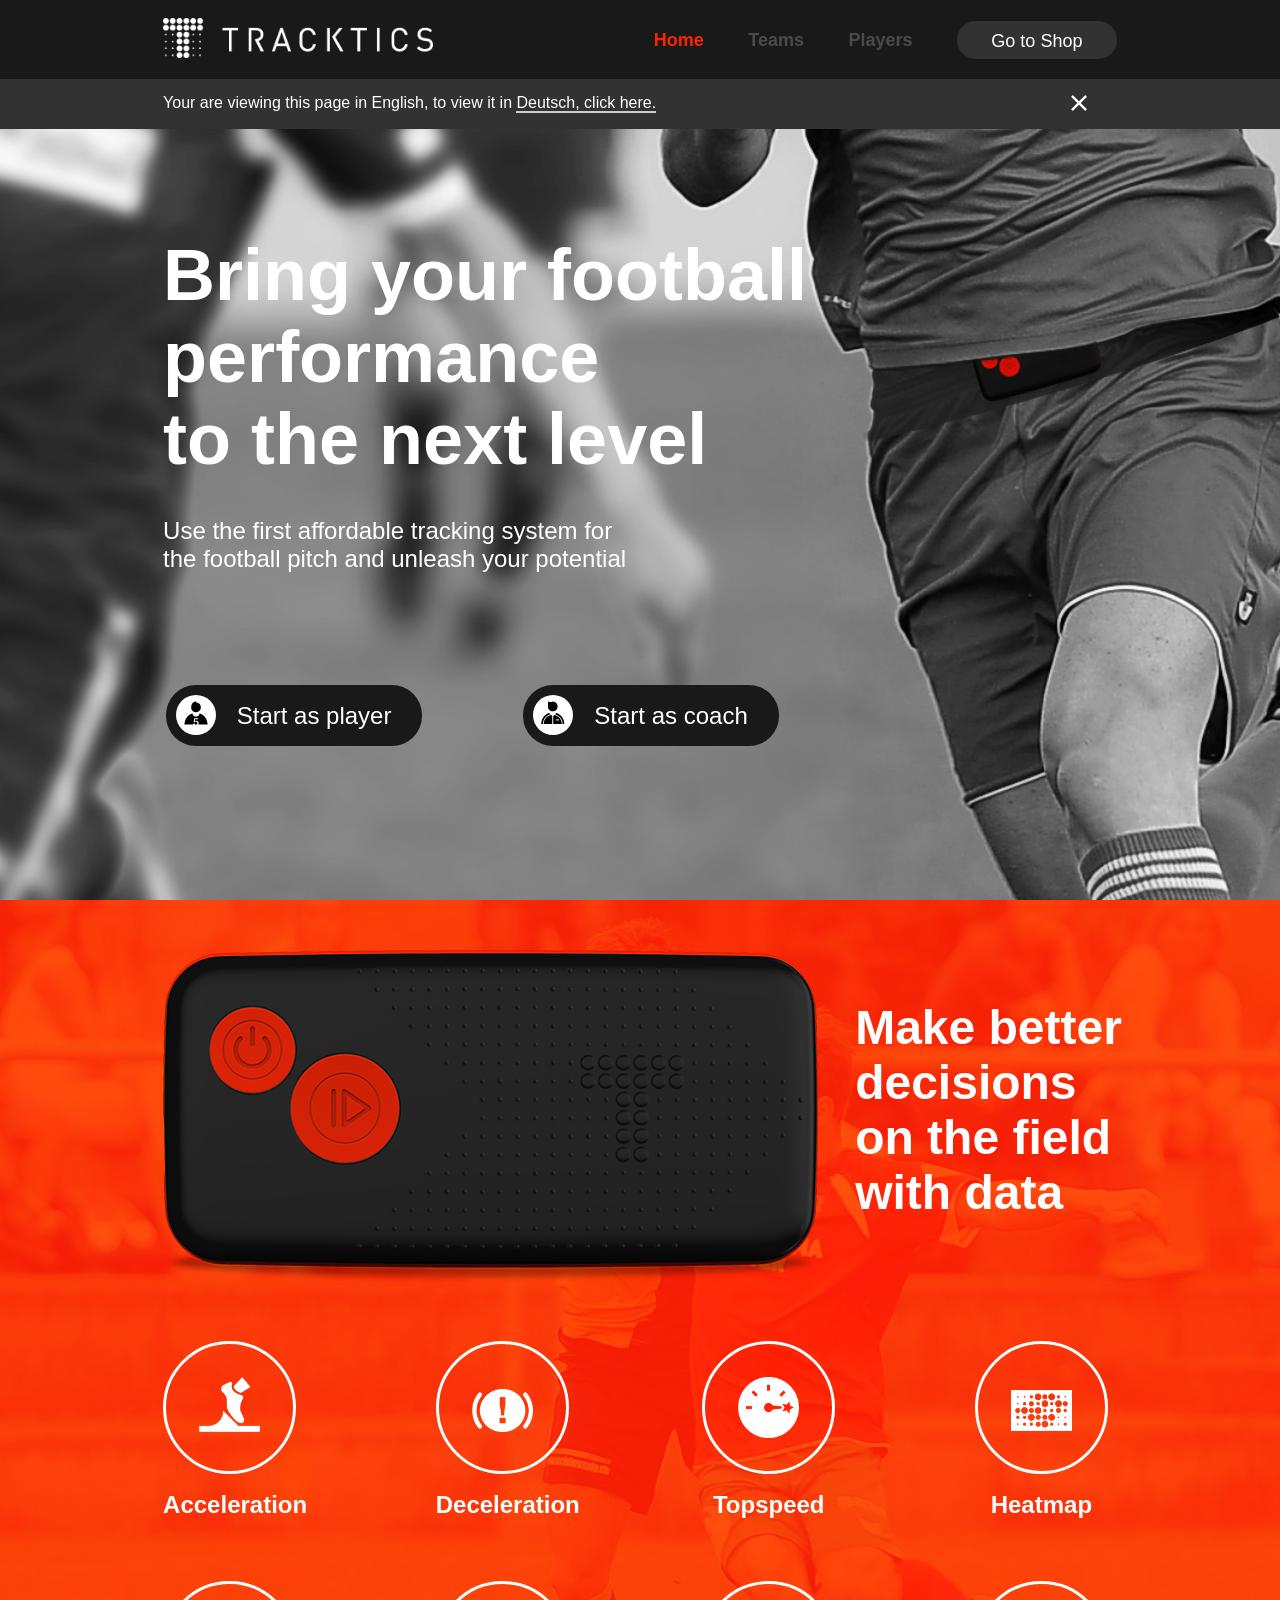
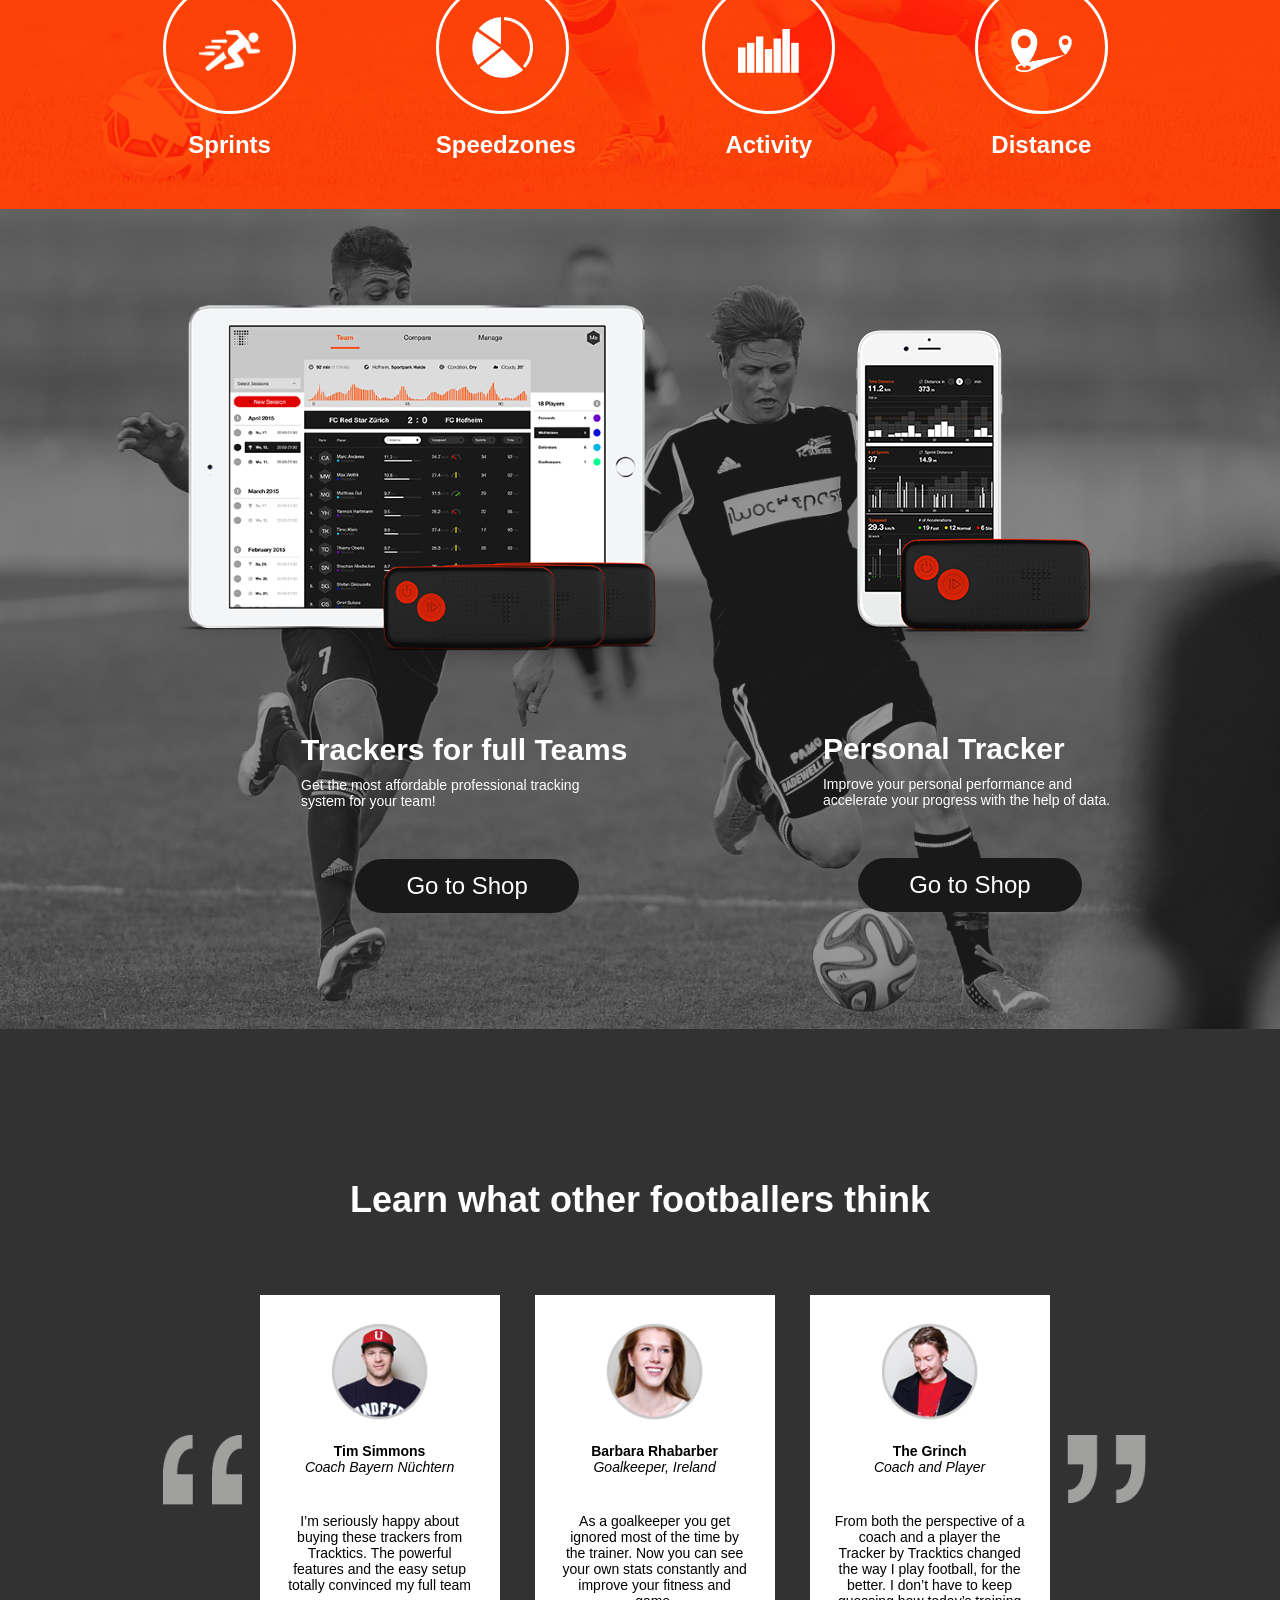
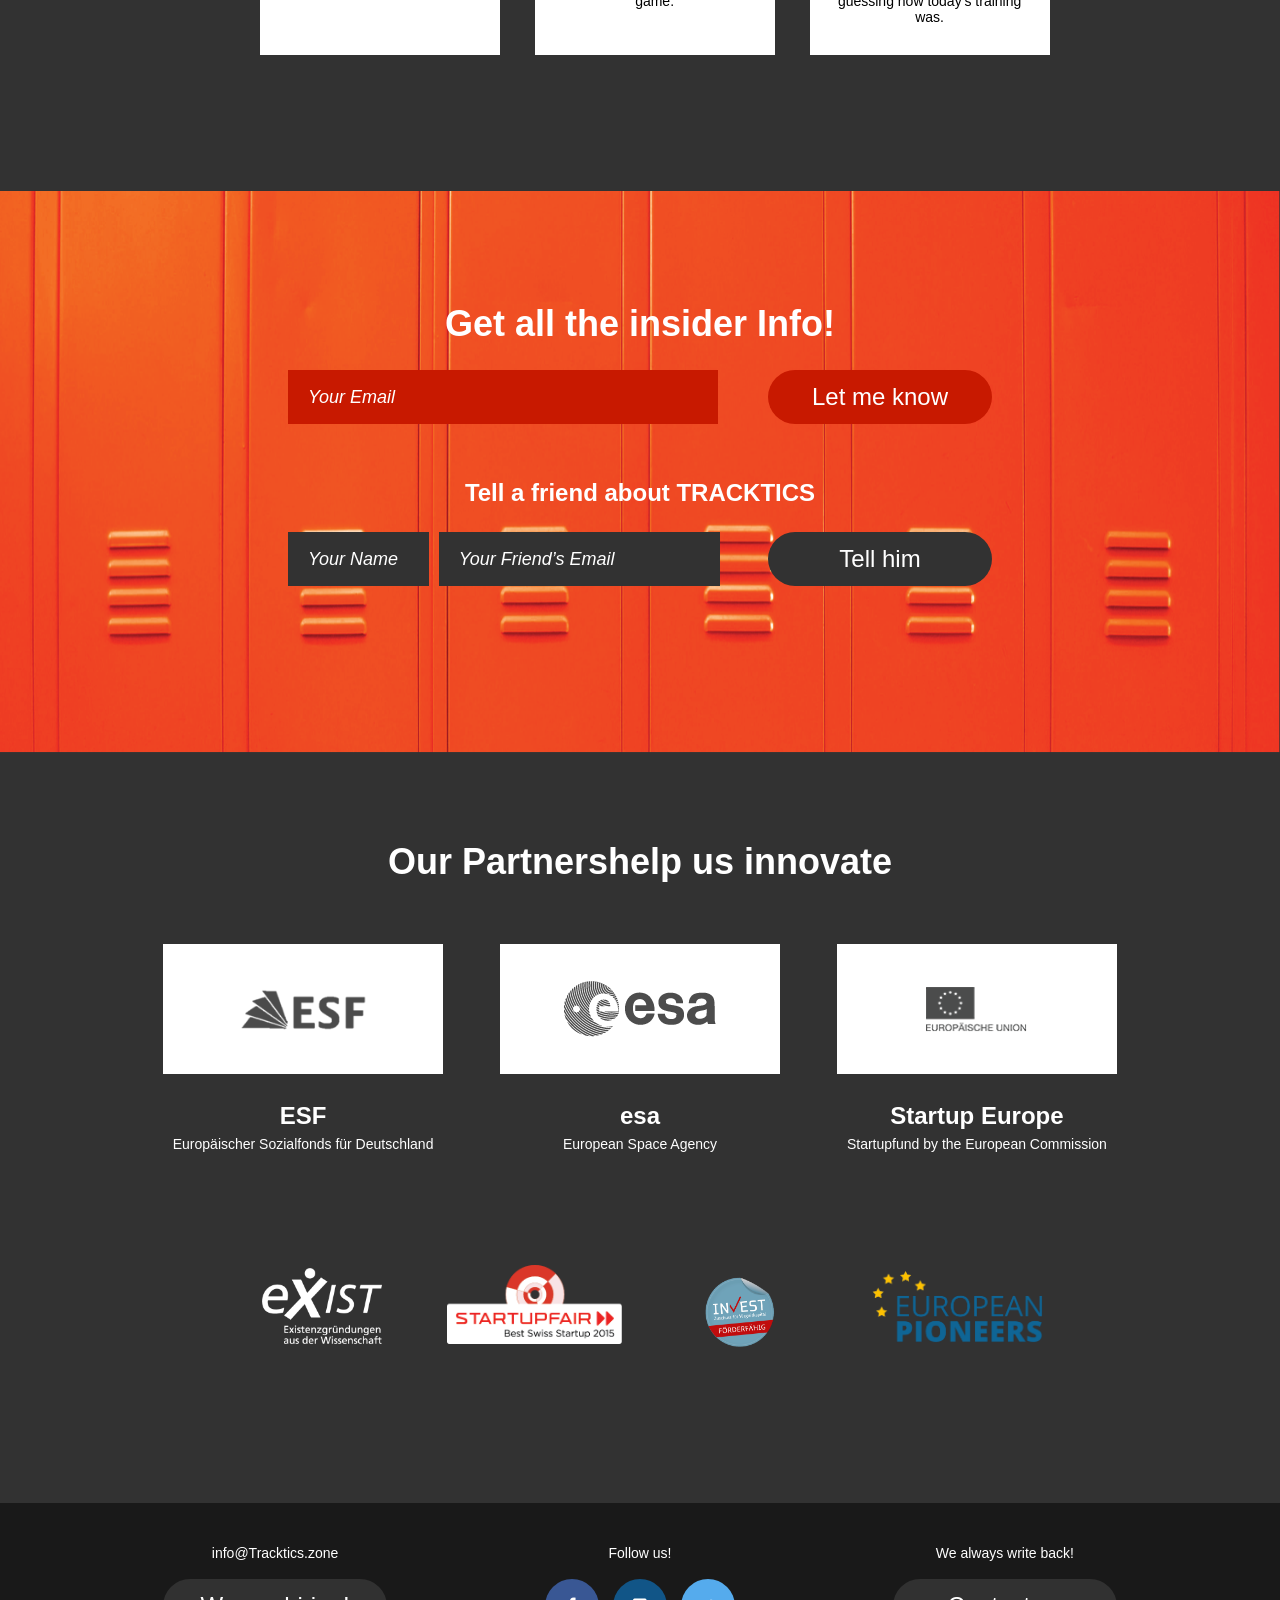
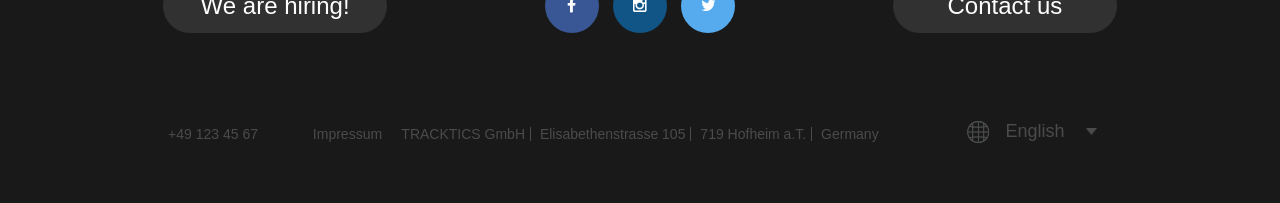
<file: index.html>
﻿<!DOCTYPE html>
<html lang="en">
<head>
    <meta charset="UTF-8">
    <meta name="viewport" content="width=device-width, initial-scale=1">
    <title>Tracktics | Landing Page</title>

    <link rel="stylesheet" href="bower_components/bootstrap/dist/css/bootstrap.css">
    <link rel="stylesheet" href="bower_components/font-awesome/css/font-awesome.css">
    <link href='https://fonts.googleapis.com/css?family=Open+Sans:400,700,300,600' rel='stylesheet' type='text/css'>
    <!--<link rel="stylesheet" href="css/style.css">-->




    <link rel="stylesheet/less" type="text/css" href="css/variables.less" />

    <link rel="stylesheet/less" type="text/css" href="css/style.less" />
    <link rel="stylesheet/less" type="text/css" href="css/medias.less" />
    <link rel="stylesheet/less" type="text/css" href="css/mobile2.less" />
    <link rel="stylesheet" type="text/css" href="bower_components/slick-carousel/slick/slick.css" />
    <link rel="stylesheet" type="text/css" href="bower_components/slick-carousel/slick/slick-theme.css" />

    <script src="bower_components/jquery/dist/jquery.min.js"></script>
    <script src="bower_components/bootstrap/dist/js/bootstrap.js"></script>
    <script src="js/magneticScroll-1.0.js"></script>
    <script src="./js/general.js"></script>

    <script>
        var tmpWidth = effectiveDeviceWidth();
        var tmpHeight = effectiveDeviceHeight();

        //if (tmpWidth < tmpHeight) {
        //    var tmp = tmpWidth;
        //    tmpWidth = tmpHeight;
        //    tmpHeight = tmp;
        //}
        less = {
            env: "development",
            async: false,
            fileAsync: false,
            poll: 1000,
            functions: {},
            dumpLineNumbers: "comments",
            globalVars: {
                sw: tmpWidth + "px",
                sh: tmpHeight + "px"
            },
        };
    </script>
    <script src="js/less.min.js" type="text/javascript"></script>
    <script type="text/javascript" src="bower_components/slick-carousel/slick/slick.js"></script>
    <script src="js/index.js"></script>
</head>
<body>
    <nav class="navigation">
        <div class="main-container">
            <div class="clearfix secondary-container">
                <div class="logo">
                    <a href="index.html">
                        <div class="navbar_image_wrapper">
                            <img src="img/Logo.png" alt="Logo" class="img-responsive">
                        </div>
                    </a>
                </div>
                <div class="hidden mobile_visible nav_toggle" onclick="NavigationToggle(this)">
                    <div class="navbar_image_wrapper closed">
                        <img src="img/nav_open.png" alt="Logo" class="img-responsive">
                    </div>
                    <div class="navbar_image_wrapper opened hidden">
                        <img src="img/nav_close.png" alt="Logo" class="img-responsive">
                    </div>
                </div>
                <ul class="list-inline mobile_hidden">
                    <li class="active"><a href="index.html">Home</a></li>
                    <li><a href="teams.html">Teams</a></li>
                    <li><a href="players.html">Players</a></li>
                    <li class="go_to_shop"><a href="buyProduct.html" class="btn menu-btn">Go to Shop</a></li>
                </ul>

                <ul class="list-inline mobile">
                    <li class="active"><a href="index.html">Home</a></li>
                    <li><a href="teams.html">Teams</a></li>
                    <li><a href="players.html">Players</a></li>
                    <li class="language">
                        <div class="toggle_language">
                            <a href="#" class="english_toggle">
                                <span class="english add_margin"><img src="img/english.png" alt=""></span>English&nbsp;<span class="caret"></span>
                            </a>
                            <ul id="changeLanguage">
                                <li class="german_drop">
                                    <a href="index_de.html">
                                        <span class="english"></span>German
                                    </a>
                                </li>
                            </ul>
                        </div>
                    </li>
                    <li class="go_to_shop"><a href="buyProduct.html" class="btn menu-btn">Go to Shop</a></li>
                </ul>
            </div>

        </div>
        <div class="language-selector mobile_hidden">
            <div class="main-container">
                <div class="clearfix secondary-container">
                    <p class="">Your are viewing this page in English, to view it in <a href="index_de.html">Deutsch, click here.</a></p>
                    <div class="image-wrapper close-lang">
                        <img src="img/nav_close.png" alt="" class="img-responsive">
                    </div>
                </div>
            </div>

        </div>
    </nav>

    <section class="header-section">
        <div class="clearfix main-container center-inside-mobile">
            <div class="one-column">
                <h1>Bring your football <br> performance <br> to the next level</h1>
                <p>Use the first affordable tracking system for <br> the football pitch and unleash your potential </p>
                <div class="header-buttons clearfix">
                    <a href="#" class="btn custom-btn"><span> <img src="img/player.png" class="img-responsive" alt=""></span>Start as player</a>
                    <a href="#" class="btn custom-btn"><span><img src="img/coach.png" class="img-responsive" alt=""></span>Start as coach</a>
                </div>
            </div>
        </div>
    </section>

    <section class="metrics-section">
        <div class="main-container">
            <div class="clearfix secondary-container">
                <div class="custom_row margin_botton_49 clearfix">
                    <div class="one-column">
                        <div class="image_wrapper tracker_landingpage">
                            <img src="img/Tracker_Metrics_Landingpage_1.png" alt="" class="img-responsive">
                        </div>
                    </div>
                    <div class="two-column">
                        <h2>Make better <br> decisions <br class="mobile_hidden"> on the field <br> with data</h2>
                    </div>
                </div>
                <div class="features">
                    <ul class="clearfix list-inline">
                        <li class="li_only_right_margin">
                            <div class="circle">
                                <img src="img/1.png" alt="" class="img-responsive acceleration">
                            </div>
                            <p>Acceleration</p>
                        </li>
                        <li class="li_margin">
                            <div class="circle">
                                <img src="img/deceleration.png" alt="" class="img-responsive deceleration">
                            </div>
                            <p>Deceleration</p>
                        </li>
                        <li class="li_margin">
                            <div class="circle">
                                <img src="img/3.png" alt="" class="img-responsive topspeed">
                            </div>
                            <p>Topspeed</p>
                        </li>
                        <li class="li_only_left_margin">
                            <div class="circle">
                                <img src="img/4.png" alt="" class="img-responsive heatmap">
                            </div>
                            <p>Heatmap</p>
                        </li>
                    </ul>
                    <ul class="clearfix list-inline" style="margin-top: 62px;">
                        <li class="li_only_right_margin">
                            <div class="circle">
                                <img src="img/Sprints.png" alt="" class="img-responsive sprints">
                            </div>
                            <p>Sprints</p>
                        </li>
                        <li class="li_margin">
                            <div class="circle">
                                <img src="img/Speed.png" alt="" class="img-responsive speedzones">
                            </div>
                            <p>Speedzones</p>
                        </li>
                        <li class="li_margin">
                            <div class="circle">
                                <img src="img/activity.png" alt="" class="img-responsive activity">
                            </div>
                            <p>Activity</p>
                        </li>
                        <li class="li_only_left_margin">
                            <div class="circle">
                                <img src="img/distance.png" alt="" class="img-responsive distance">
                            </div>
                            <p>Distance</p>
                        </li>
                    </ul>
                </div>

            </div>
        </div>
    </section>

    <section class="product-section">
        <div class="main-container">
            <div class="clearfix secondary-container">
                <div class="one-column">
                    <div class="image_wrapper ipad">
                        <img src="img/iPad_with_Trackers_Ranking_2_index.png" alt="" class="img-responsive">
                    </div>
                    <div class="align_center_container">
                        <div class="product-title">
                            <h3>Trackers for full Teams</h3>
                            <p>Get the most affordable professional tracking <br> system for your team!</p>
                        </div>
                    </div>
                    <div class="buy-button">
                        <a href="buyProduct.html" class="btn myBtn">Go to Shop</a>
                    </div>
                </div>
                <div class="two-column">
                    <div class="image_wrapper singleProduct1">
                        <img src="img/iPhone_6_withTracker_1.png" alt="" class="img-responsive">
                    </div>
                    <div class="align_center_container">
                        <div class="product-title">
                            <h3>Personal Tracker</h3>
                            <p>Improve your personal performance and <br> accelerate your progress with the help of data.</p>
                        </div>
                    </div>
                    <div class="buy-button">
                        <a href="buyProduct.html" class="btn myBtn">Go to Shop</a>
                    </div>
                </div>
            </div>
        </div>
    </section>

    <section class="recommend-section">
        <div class="main-container">
            <h2>Learn what other footballers think</h2>
            <div class="quotes_container">
                <div class="quote_img">
                    <div class="image_wrapper quotes">
                        <img src="img/quoteLeft.png" alt="" class="img-responsive">
                    </div>
                </div>
                <div class="quote_item">
                    <div class="user">
                        <div class="image_wrapper tim">
                            <img src="img/tim.png" alt="" class="img-responsive">
                        </div>
                        <h4>Tim Simmons</h4>
                        <p style="margin-bottom: 38px; font-style: italic">Coach Bayern Nüchtern</p>
                        <p>I’m seriously happy about buying these trackers from Tracktics. The powerful features and the easy setup totally convinced my full team</p>
                    </div>
                </div>
                <div class="quote_item">
                    <div class="user">
                        <div class="image_wrapper barbara">
                            <img src="img/barbara.png" alt="" class="img-responsive">
                        </div>
                        <h4>Barbara Rhabarber</h4>
                        <p style="margin-bottom: 38px; font-style: italic">Goalkeeper, Ireland</p>
                        <p>As a goalkeeper you get ignored most of the time by the trainer. Now you can see your own stats constantly and improve your fitness and game.</p>
                    </div>
                </div>
                <div class="quote_item">
                    <div class="user">
                        <div class="image_wrapper grinch">
                            <img src="img/grinch.png" alt="" class="img-responsive">
                        </div>
                        <h4>The Grinch</h4>
                        <p style="margin-bottom: 38px; font-style: italic">Coach and Player</p>
                        <p>From both the perspective of a coach and a player the Tracker by Tracktics changed the way I play football, for the better. I don’t have to keep guessing how today’s training was.</p>
                    </div>
                </div>
                <div class="quote_img">
                    <div class="image_wrapper quotes">
                        <img src="img/quoteRight.png" alt="" class="img-responsive">
                    </div>
                </div>
            </div>

            <div class="index_slick hidden  mobile_visible display_block ">
                <div>
                    <div class="quote_item">
                        <div class="user">
                            <div class="image_wrapper tim">
                                <img src="img/tim.png" alt="" class="img-responsive">
                            </div>
                            <h4>Tim Simmons</h4>
                            <p style="margin-bottom: 38px; font-style: italic">Coach Bayern Nüchtern</p>
                            <p>I’m seriously happy about buying these trackers from Tracktics. The powerful features and the easy setup totally convinced my full team</p>
                        </div>
                    </div>
                </div>
                <div>
                    <div class="quote_item">
                        <div class="user">
                            <div class="image_wrapper barbara">
                                <img src="img/barbara.png" alt="" class="img-responsive">
                            </div>
                            <h4>Barbara Rhabarber</h4>
                            <p style="margin-bottom: 38px; font-style: italic">Goalkeeper, Ireland</p>
                            <p>As a goalkeeper you get ignored most of the time by the trainer. Now you can see your own stats constantly and improve your fitness and game.</p>
                        </div>
                    </div>
                </div>
                <div>
                    <div class="quote_item">
                        <div class="user">
                            <div class="image_wrapper grinch">
                                <img src="img/grinch.png" alt="" class="img-responsive">
                            </div>
                            <h4>The Grinch</h4>
                            <p style="margin-bottom: 38px; font-style: italic">Coach and Player</p>
                            <p>From both the perspective of a coach and a player the Tracker by Tracktics changed the way I play football, for the better. I don’t have to keep guessing how today’s training was.</p>
                        </div>
                    </div>
                </div>
            </div>
        </div>
    </section>

    <section class="newsletter">
        <div class="main-container">
            <div class="clearfix secondary-container">
                <h2 class="insider-heading">Get all the insider Info!</h2>
                <div class="email clearfix insider">
                    <input type="text" placeholder="Your Email">
                    <a id="insider" class="btn myBtn">Let me know</a>
                </div>
                <div class="image_wrapper newsletter-sent">
                    <img src="img/Tracktics-Newsletter-2.png" class="img-responsive" alt="">
                </div>

                <h3 class="friend-heading">Tell a friend about TRACKTICS</h3>
                <div class="email clearfix tellfriend">
                    <input type="text" placeholder="Your Name">
                    <input type="text" placeholder="Your Friend’s Email">
                    <a id="friend" class="btn myBtn">Tell him</a>
                </div>
           <!--     <a href="#" class="btn myBtn friend">+ Add a Friend</a>-->
                <div class="request">
                    <div class="image_wrapper request-friend">
                        <img src="img/Tracktics-Newsletter-1.png" class="img-responsive" alt="">
                    </div>
                    <div class="image_wrapper request-sent">
                        <!--<img src="img/Tracktics-Newsletter-3.png" class="img-responsive" alt="">-->
                    </div>
                </div>
               <!-- <p>You live outside of Germany, Austria or Switzerland? <a href="">Click here</a> </p>-->
            </div>
        </div>
    </section>

    <section class="partners">

        <div class="main-container">
            <div class="clearfix secondary-container">
                <h2>Our Partners<br class="mobile_visible hidden" />help us innovate</h2>
                <div class="partner-container clearfix">
                    <div class="partner-div">
                        <div class="partner-img">
                            <div class="image_wrapper partner-1">
                                <img src="img/ESF_Logo.png" alt="" class="img-responsive">
                            </div>
                        </div>
                        <h3>ESF</h3>
                        <p>Europäischer Sozialfonds für Deutschland</p>
                    </div>

                    <div class="partner-div">
                        <div class="partner-img">
                            <div class="image_wrapper partner-2">
                                <img src="img/partner-2.png" alt="" class="img-responsive">
                            </div>
                        </div>
                        <h3>esa</h3>
                        <p>European Space Agency</p>
                    </div>

                    <div class="partner-div">
                        <div class="partner-img">
                            <div class="image_wrapper partner-3">
                                <img src="img/europe.png" alt="" class="img-responsive">
                            </div>
                        </div>
                        <h3>Startup Europe</h3>
                        <p>Startupfund by the European Commission</p>
                    </div>
                </div>
                <div class="clearfix sponsor-container">
                    <!--<h3>Trusted and recommended by</h3>-->

                    <div class="sponsor-div">
                        <div class="sponsor-img">
                            <div class="image_wrapper sponsor-1">
                                <img src="img/sponsor-1.png" alt="" class="img-responsive">
                            </div>
                        </div>
                        <div class="sponsor-img">
                            <div class="image_wrapper sponsor-2">
                                <img src="img/sponsor-2.png" alt="" class="img-responsive">
                            </div>
                        </div>
                        <div class="sponsor-img">
                            <div class="image_wrapper sponsor-3">
                                <img src="img/INVEST_Badge_no_bg.png" alt="" class="img-responsive">
                            </div>
                        </div>
                        <div class="sponsor-img">
                            <div class="image_wrapper sponsor-4">
                                <img src="img/EP_large_nobg.png" alt="" class="img-responsive">
                            </div>
                        </div>
                    </div>

                </div>
            </div>
        </div>

    </section>

    <footer class="footer">
        <div class="main-container">
            <div class="clearfix secondary-container">
                <div class="social">
                    <div class="hiring">
                        <p><a href="mailto:info@Tracktics.zone">info@Tracktics.zone</a></p>
                        <a href="openPos.html" class="btn myBtn">We are hiring!</a>
                    </div>
                    <div class="social-icons">
                        <p>Follow us!</p>
                        <ul class="list-inline">
                            <li><a href="http://www.facebook.com" class="facebook"><i class="fa fa-facebook"></i></a></li>
                            <li><a href="http://www.instagram.com" class="instagram"><i class="fa fa-instagram"></i></a></li>
                            <li><a href="https://twitter.com/TrackticsZone" class="twitter"><i class="fa fa-twitter"></i></a></li>
                        </ul>
                    </div>
                    <div class="contact">
                        <p>We always write back!</p>
                        <a href="contact.html" class="btn myBtn">Contact us</a>
                    </div>
                </div>

                <div class="info-list clearfix">

                    <ul class="list-inline">
                        <li class="pull">
                            <ul>
                                <li>+49 123 45 67</li>
                                <li>Impressum</li>
                            </ul>
                        </li>


                        <li>
                            <ul class="second-list list-inline">
                                <li>TRACKTICS GmbH</li>
                                <li>Elisabethenstrasse 105</li>
                                <li>719 Hofheim a.T.</li>
                                <li>Germany</li>
                            </ul>
                        </li>
                        <li class="language push">
                            <div class="toggle_language">
                                <a class="english_toggle">
                                    <span class="english add_margin"></span><span class="language-text">English&nbsp;</span><span class="bottom-caret"></span>
                                </a>
                                <ul id="changeLanguage">
                                    <li class="german_drop">
                                        <a href="index_de.html">
                                            <span class="english_bottom"></span><span class="language-text">Deutsch</span>
                                        </a>
                                    </li>
                                </ul>
                            </div>
                        </li>
                    </ul>

                </div>
                <div class="mobile_hiring mobile_visible hidden">
                    <p>+49 123 45 67 - info@Tracktics.zone</p>
                    <div class="mobile_footer_buttons">
                        <a href="noPosition.html" class="btn myBtn">We are hiring!</a>
                        <a href="contact.html" class="btn myBtn">Contact us</a>
                    </div>
                    <p class="left">TRACKTICS GmbH</p>
                    <p class="right">Impressum</p>
                </div>

            </div>
        </div>
    </footer>



</body>
</html>
</file>
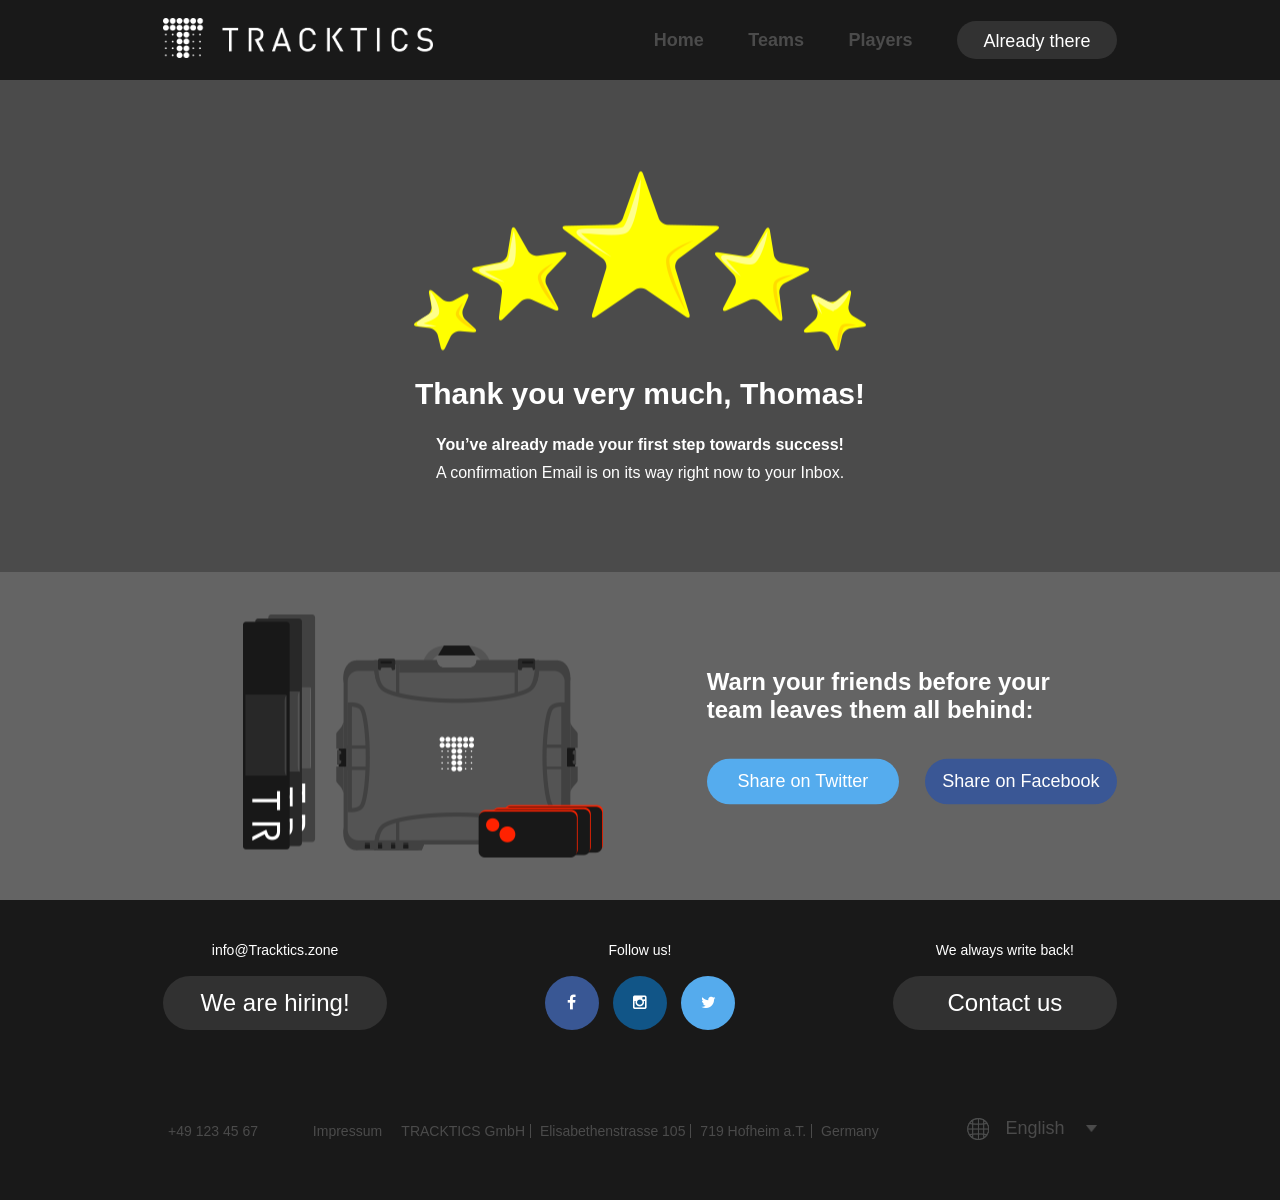
<file: buy-thanks.html>
<!DOCTYPE html>
<html lang="en">
<head>
    <meta charset="UTF-8">
    <meta name="viewport" content="width=device-width, initial-scale=1">
    <title>Tracktics | Buy Product</title>

    <link rel="stylesheet" href="bower_components/bootstrap/dist/css/bootstrap.css">
    <link rel="stylesheet" href="bower_components/font-awesome/css/font-awesome.css">
    <link href='https://fonts.googleapis.com/css?family=Open+Sans:400,700,300,600' rel='stylesheet' type='text/css'>


    <link rel="stylesheet/less" type="text/css" href="css/variables.less" />

    <link rel="stylesheet/less" type="text/css" href="css/style.less" />
    <link rel="stylesheet/less" type="text/css" href="css/medias.less" />
    <link rel="stylesheet/less" type="text/css" href="css/mobile2.less" />

    <script src="bower_components/jquery/dist/jquery.min.js"></script>
    <script src="bower_components/bootstrap/dist/js/bootstrap.js"></script>
    <script src="./js/general.js"></script>


    <script>
        var tmpWidth = effectiveDeviceWidth();
        var tmpHeight = effectiveDeviceHeight();

        //if (tmpWidth < tmpHeight) {
        //    var tmp = tmpWidth;
        //    tmpWidth = tmpHeight;
        //    tmpHeight = tmp;
        //}
        less = {
            env: "development",
            async: false,
            fileAsync: false,
            poll: 1000,
            functions: {},
            dumpLineNumbers: "comments",
            globalVars: {
                sw: tmpWidth + "px",
                sh: tmpHeight + "px"
            },
        };
    </script>
    <script src="js/less.min.js" type="text/javascript"></script>

</head>
<body>


<nav class="navigation">
    <div class="main-container">
        <div class="clearfix secondary-container">
            <div class="logo">
                <a href="index.html">
                    <div class="navbar_image_wrapper">
                        <img src="img/Logo.png" alt="Logo" class="img-responsive">
                    </div>
                </a>
            </div>
            <div class="hidden mobile_visible nav_toggle" onclick="NavigationToggle(this)">
                <div class="navbar_image_wrapper closed">
                    <img src="img/nav_open.png" alt="Logo" class="img-responsive">
                </div>
                <div class="navbar_image_wrapper opened hidden">
                    <img src="img/nav_close.png" alt="Logo" class="img-responsive">
                </div>
            </div>
            <ul class="list-inline mobile_hidden">
                <li><a href="index.html">Home</a></li>
                <li><a href="teams.html">Teams</a></li>
                <li><a href="players.html">Players</a></li>
                <li class="go_to_shop"><a href="teams.html#buy_section" class="btn menu-btn">Already there</a></li>
            </ul>

            <ul class="list-inline mobile">
                <li><a href="index.html">Home</a></li>
                <li><a href="teams.html">Teams</a></li>
                <li><a href="players.html">Players</a></li>
                <li class="language">
                    <div class="toggle_language">
                        <a href="#" class="english_toggle">
                            <span class="english add_margin"><img src="img/english.png" alt=""></span>English&nbsp;<span class="caret"></span>
                        </a>
                        <ul id="changeLanguage">
                            <li class="german_drop">
                                <a href="#">
                                    <span class="english"></span>German
                                </a>
                            </li>
                        </ul>
                    </div>
                </li>
                <li class="go_to_shop"><a href="buyProduct.html" class="btn menu-btn">Go to Shop</a></li>
            </ul>
        </div>

    </div>
</nav>


<section class="buy-thanks">

    <div class="thanks-section">
        <div class="main-container center-inside">
            <div class="clearfix secondary-container">
                <div class="content">
                    <div class="image_wrapper stars">
                        <img src="img/thanks.png" class="img-responsive" alt="">
                    </div>
                    <div class="content-description">
                        <h2>Thank you very much, Thomas!</h2>
                        <p>You’ve already made your first step towards success!</p>
                        <p>A confirmation Email is on its way right now to your Inbox.</p>
                    </div>

                </div>
            </div>
        </div>
    </div>

    <div class="share-section">
        <div class="main-container center-inside">
            <div class="clearfix secondary-container">
                <div class="share-thanks">
                    <div class="one-column">
                        <div class="image_wrapper buy-illustration">
                            <img src="img/buy-thanks.png" class="img-responsive" alt="">
                        </div>
                    </div>
                    <div class="two-column">
                        <div class="clearfix">
                            <h3>Warn your friends before your <br> team leaves them all behind:</h3>
                            <a href="contact.html" class="btn myBtn">Share on Twitter</a>
                            <a href="contact.html" class="btn myBtn">Share on Facebook</a>
                        </div>
                    </div>
                </div>
            </div>
        </div>
    </div>

</section>


<footer class="footer">
    <div class="main-container">
        <div class="clearfix secondary-container">
            <div class="social">
                <div class="hiring">
                    <p><a href="mailto:info@Tracktics.zone">info@Tracktics.zone</a></p>
                    <a href="openPos.html" class="btn myBtn">We are hiring!</a>
                </div>
                <div class="social-icons">
                    <p>Follow us!</p>
                    <ul class="list-inline">
                        <li><a href="http://www.facebook.com" class="facebook"><i class="fa fa-facebook"></i></a></li>
                        <li><a href="http://www.instagram.com" class="instagram"><i class="fa fa-instagram"></i></a></li>
                        <li><a href="https://twitter.com/TrackticsZone" class="twitter"><i class="fa fa-twitter"></i></a></li>
                    </ul>
                </div>
                <div class="contact">
                    <p>We always write back!</p>
                    <a href="contact.html" class="btn myBtn">Contact us</a>
                </div>
            </div>

            <div class="info-list clearfix">

                <ul class="list-inline">
                    <li class="pull">
                        <ul>
                            <li>+49 123 45 67</li>
                            <li>Impressum</li>
                        </ul>
                    </li>


                    <li>
                        <ul class="second-list list-inline">
                            <li>TRACKTICS GmbH</li>
                            <li>Elisabethenstrasse 105</li>
                            <li>719 Hofheim a.T.</li>
                            <li>Germany</li>
                        </ul>
                    </li>
                    <li class="language push">
                        <div class="toggle_language">
                            <a class="english_toggle">
                                <span class="english add_margin"></span><span class="language-text">English&nbsp;</span><span class="bottom-caret"></span>
                            </a>
                            <ul id="changeLanguage">
                                <li class="german_drop">
                                    <a href="#">
                                        <span class="english_bottom"></span><span class="language-text">Deutsch</span>
                                    </a>
                                </li>
                            </ul>
                        </div>
                    </li>
                </ul>

            </div>
            <div class="mobile_hiring mobile_visible hidden">
                <p>+49 123 45 67 - info@Tracktics.zone</p>
                <div class="mobile_footer_buttons">
                    <a href="noPosition.html" class="btn myBtn">We are hiring!</a>
                    <a href="contact.html" class="btn myBtn">Contact us</a>
                </div>
                <p class="left">TRACKTICS GmbH</p>
                <p class="right">Impressum</p>
            </div>

        </div>
    </div>
</footer>



</body>
</html>
</file>
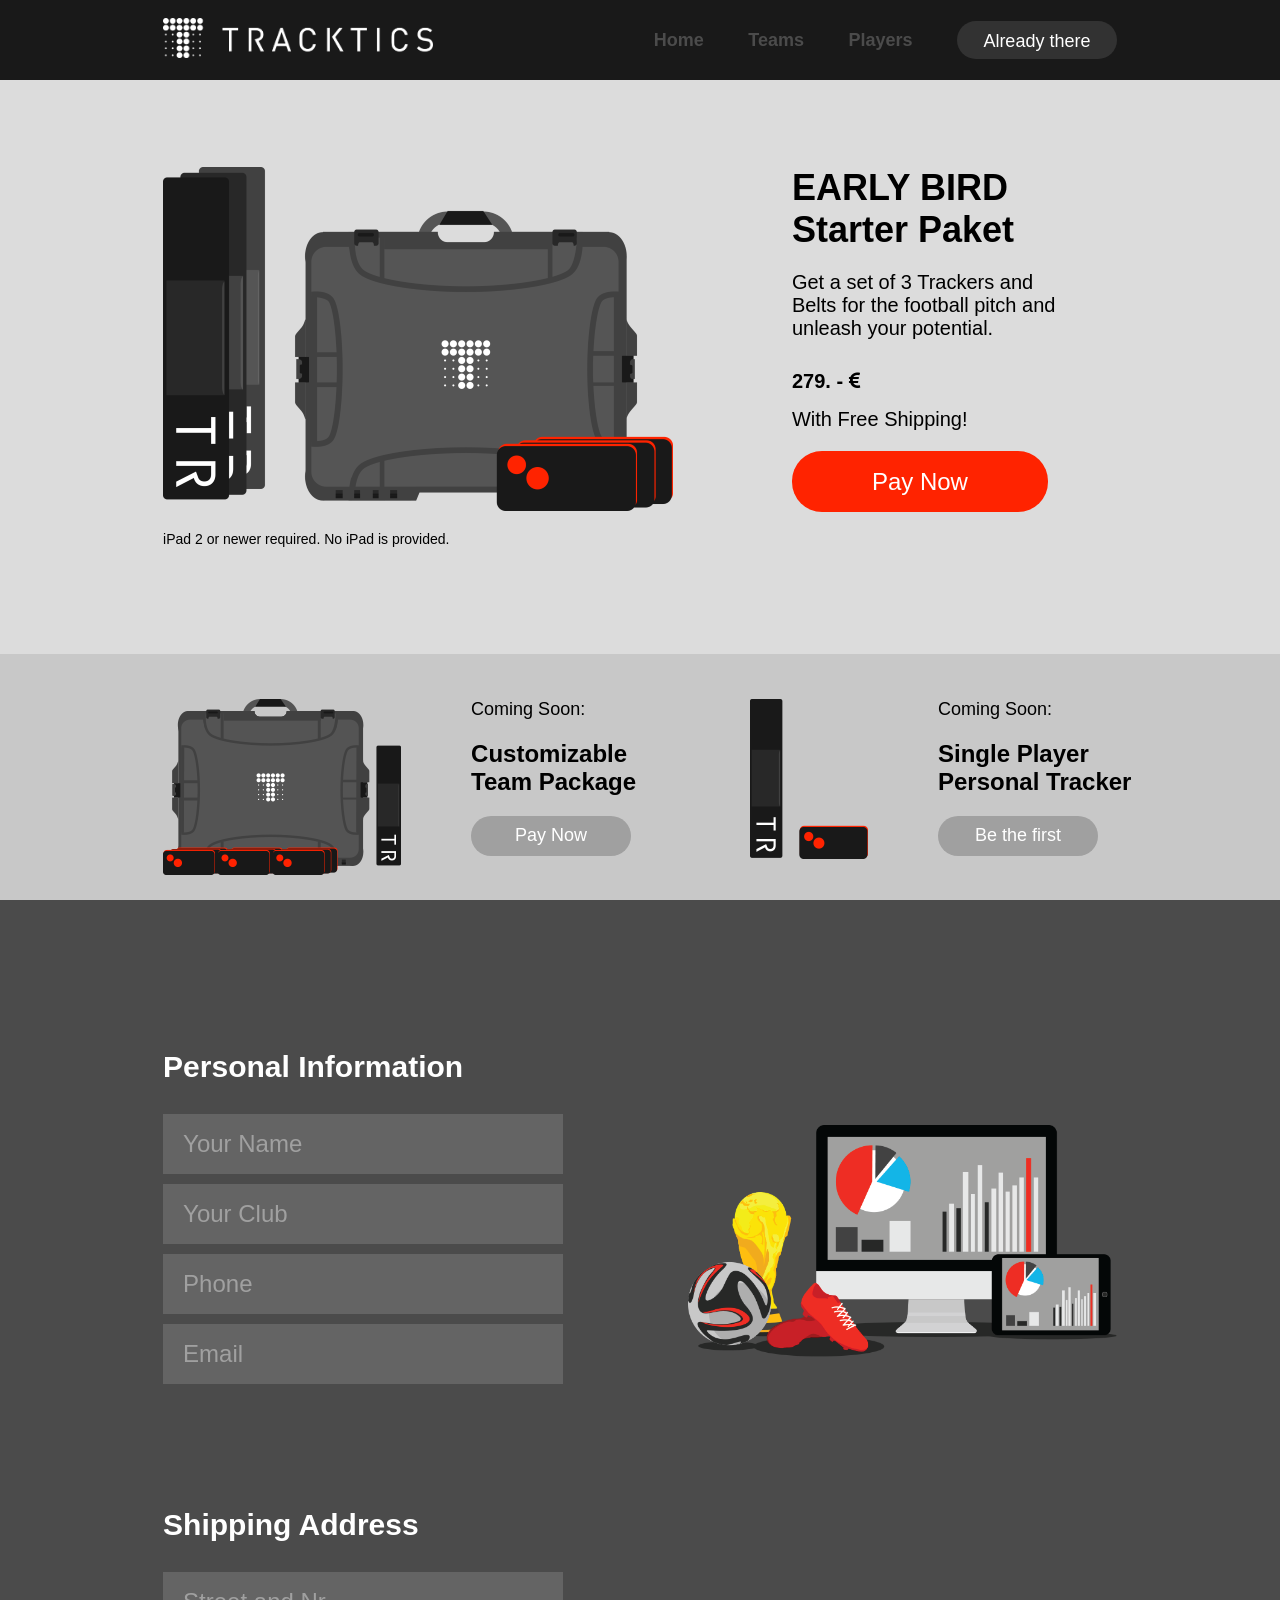
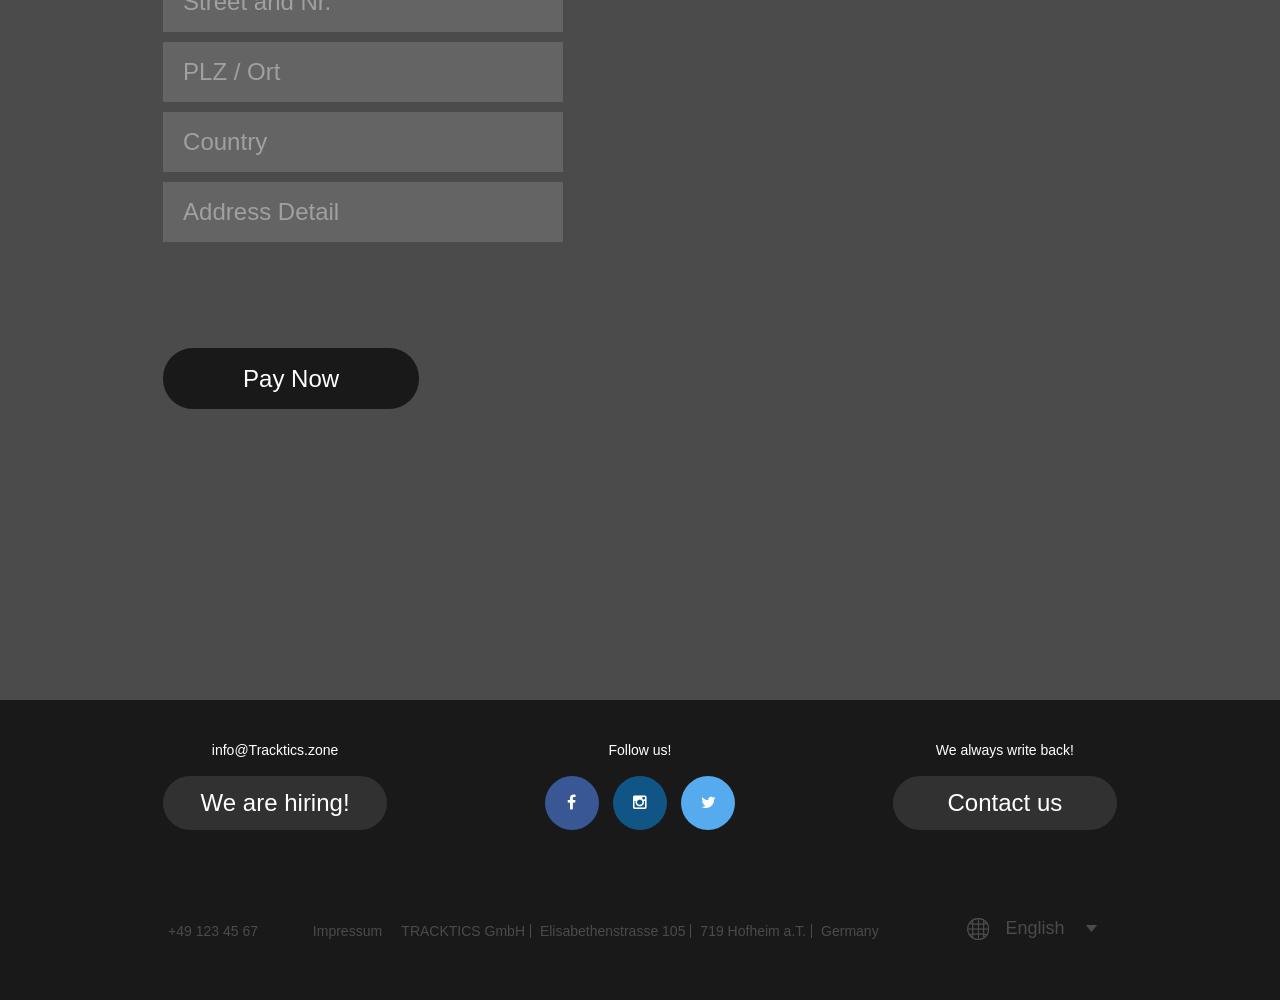
<file: buyProduct.html>
﻿<!DOCTYPE html>
<html lang="en">
<head>
    <meta charset="UTF-8">
    <meta name="viewport" content="width=device-width, initial-scale=1">
    <title>Tracktics | Buy Product</title>

    <link rel="stylesheet" href="bower_components/bootstrap/dist/css/bootstrap.css">
    <link rel="stylesheet" href="bower_components/font-awesome/css/font-awesome.css">
    <link href='https://fonts.googleapis.com/css?family=Open+Sans:400,700,300,600' rel='stylesheet' type='text/css'>


    <link rel="stylesheet/less" type="text/css" href="css/variables.less" />

    <link rel="stylesheet/less" type="text/css" href="css/style.less" />
    <link rel="stylesheet/less" type="text/css" href="css/medias.less" />
    <link rel="stylesheet/less" type="text/css" href="css/mobile2.less" />

    <script src="bower_components/jquery/dist/jquery.min.js"></script>
    <script src="bower_components/bootstrap/dist/js/bootstrap.js"></script>
    <script src="./js/general.js"></script>


    <script>
        var tmpWidth = effectiveDeviceWidth();
        var tmpHeight = effectiveDeviceHeight();

        //if (tmpWidth < tmpHeight) {
        //    var tmp = tmpWidth;
        //    tmpWidth = tmpHeight;
        //    tmpHeight = tmp;
        //}
        less = {
            env: "development",
            async: false,
            fileAsync: false,
            poll: 1000,
            functions: {},
            dumpLineNumbers: "comments",
            globalVars: {
                sw: tmpWidth + "px",
                sh: tmpHeight + "px"
            },
        };
    </script>
    <script src="js/less.min.js" type="text/javascript"></script>

</head>
<body>

<nav class="navigation">
    <div class="main-container">
        <div class="clearfix secondary-container">
            <div class="logo">
                <a href="index.html">
                    <div class="navbar_image_wrapper">
                        <img src="img/Logo.png" alt="Logo" class="img-responsive">
                    </div>
                </a>
            </div>
            <div class="hidden mobile_visible nav_toggle" onclick="NavigationToggle(this)">
                <div class="navbar_image_wrapper closed">
                    <img src="img/nav_open.png" alt="Logo" class="img-responsive">
                </div>
                <div class="navbar_image_wrapper opened hidden">
                    <img src="img/nav_close.png" alt="Logo" class="img-responsive">
                </div>
            </div>
            <ul class="list-inline mobile_hidden">
                <li><a href="index.html">Home</a></li>
                <li><a href="teams.html">Teams</a></li>
                <li><a href="players.html">Players</a></li>
                <li class="go_to_shop"><a href="teams.html#buy_section" class="btn menu-btn">Already there</a></li>
            </ul>

            <ul class="list-inline mobile">
                <li><a href="index.html">Home</a></li>
                <li><a href="teams.html">Teams</a></li>
                <li><a href="players.html">Players</a></li>
                <li class="language">
                    <div class="toggle_language">
                        <a href="#" class="english_toggle">
                            <span class="english add_margin"><img src="img/english.png" alt=""></span>English&nbsp;<span class="caret"></span>
                        </a>
                        <ul id="changeLanguage">
                            <li class="german_drop">
                                <a href="#">
                                    <span class="english"></span>German
                                </a>
                            </li>
                        </ul>
                    </div>
                </li>
                <li class="go_to_shop"><a href="buyProduct.html" class="btn menu-btn">Go to Shop</a></li>
            </ul>
        </div>

    </div>
    <!--<div class="language-selector mobile_hidden">
        <div class="main-container">
            <div class="clearfix secondary-container">
                <p class="">Your are viewing this page in English, to view it in <a href="#">Deutsch, click here.</a></p>
                <div class="image-wrapper close-lang">
                    <img src="img/nav_close.png" alt="" class="img-responsive">
                </div>
            </div>
        </div>

    </div>-->
</nav>

    <section class="team-shop buy" id="buy_section">
        <div class="early-bird">
            <div class="main-container center-inside">
                <div class="secondary-container clearfix">
                    <div class="">
                        <div class="one-column">
                            <div class="image_wrapper buy-image">
                                <img src="img/SALE_Illustration_5_buy.png" alt="" class="img-responsive">
                            </div>
                            <p>iPad 2 or newer required. No iPad is provided.</p>
                        </div>
                        <div class="two-column">
                            <div class="section-text">
                                <h2>EARLY BIRD</h2>
                                <h2 class="starter" >Starter Paket</h2>
                                <p class="push_bottom">Get a set of 3 Trackers and <br> Belts for the football pitch and unleash your potential.</p>
                                <p class="price">279. - <i class="fa fa-euro"></i></p>
                                <p>With Free Shipping!</p>
                                <a href="buy-thanks.html" class=" btn custom-btn">Pay Now</a>
                                <!--<a href="#" class="littleMargin btn custom-btn">Learn More</a>-->
                            </div>
                        </div>
                    </div>

                </div>
            </div>
        </div>


        <section class="buy-single">
            <div class="main-container">
                <div class="clearfix secondary-container">
                    <div class="one-column">
                        <div class="row-buy">
                            <div class="mobile_visible">
                                <p>Coming Soon:</p>
                                <h3>Customizable <br> Team Package</h3>
                            </div>
                            <div class="image_wrapper buy-1">
                                <img src="img/buy-single-1.png" class="img-responsive" alt="">
                            </div>
                            <div class="section-text">
                                <p class="mobile_hidden">Coming Soon:</p>
                                <h3 class="mobile_hidden">Customizable <br> Team Package</h3>
                                <a href="buy-thanks.html" class=" btn menu-btn">Pay Now</a>
                            </div>
                        </div>
                    </div>
                    <div class="two-column">
                        <div class="row-buy">
                            <div class="mobile_visible">
                                <p>Coming Soon:</p>
                                <h3>Single Player <br> Personal Tracker</h3>
                            </div>
                            <div class="image_wrapper buy-1">
                                <img src="img/buy-single-2.png" class="img-responsive" alt="">
                            </div>
                            <div class="section-text">
                                <p class="mobile_hidden">Coming Soon:</p>
                                <h3 class="mobile_hidden">Single Player <br> Personal Tracker</h3>
                                <a href="#" class=" btn menu-btn">Be the first</a>
                            </div>
                        </div>

                    </div>
                </div>
            </div>
        </section>

    </section>

<!--<section class="buy-single">
    <div class="main-container">
        <div class="clearfix">
            <div class="one-column">
                <div class="row-buy">
                    <div class="mobile_visible">
                        <p>Coming Soon:</p>
                        <h3>Customizable <br> Team Package</h3>
                    </div>
                    <div class="image_wrapper buy-1">
                        <img src="img/buy-single-1.png" class="img-responsive" alt="">
                    </div>
                    <div class="section-text">
                        <p class="mobile_hidden">Coming Soon:</p>
                        <h3 class="mobile_hidden">Customizable <br> Team Package</h3>
                        <a href="#" class=" btn menu-btn">Pay Now</a>
                    </div>
                </div>
            </div>
            <div class="two-column">
                <div class="row-buy">
                    <div class="mobile_visible">
                        <p>Coming Soon:</p>
                        <h3>Single Player <br> Personal Tracker</h3>
                    </div>
                    <div class="image_wrapper buy-1">
                        <img src="img/buy-single-2.png" class="img-responsive" alt="">
                    </div>
                    <div class="section-text">
                        <p class="mobile_hidden">Coming Soon:</p>
                        <h3 class="mobile_hidden">Single Player <br> Personal Tracker</h3>
                        <a href="#" class=" btn menu-btn">Be the first</a>
                    </div>
                </div>

            </div>
        </div>
    </div>
</section>-->

<section class="buy-first">
    <div class="main-container">
        <div class="clearfix first-row">
            <div class="reorder-xs">
                <div class="one-column ">
                    <div class="section-text reorder">
                        <h3>Personal Information</h3>
                        <div class="personal-info">
                            <input type="text" placeholder="Your Name">
                            <input type="text" placeholder="Your Club">
                            <input type="text" placeholder="Phone">
                            <input type="text" placeholder="Email">
                        </div>
                    </div>
                </div>
                <div class="two-column ">
                    <div class="image_wrapper buy-image-header reorder">
                        <img src="img/buy_Header.png" alt="" class="img-responsive" >
                    </div>
                </div>
            </div>

        </div>

        <div class="clearfix">
            <div class="one-column shipping">
                <div class="section-text">
                    <h3>Shipping Address</h3>
                    <div class="personal-info">
                        <input type="text" placeholder="Street and Nr.">
                        <input type="text" placeholder="PLZ / Ort">
                        <input type="text" placeholder="Country">
                        <input type="text" placeholder="Address Detail">
                    </div>


                </div>

            </div>
        </div>

        <div class="one-column payContinue">
            <div class="pay-section">

                <p>Vielen Dank fur die Bestellung des EARLY BIRD SPECIAL.</p>
                <p>Bitte beachte, dass das Product ab Februar 2016 ausgeliefert wird.</p>

                <p class="margin-top">Mit dem Kauf weitefram?</p>

                <a  class=" btn custom-btn continue">Continue</a>
                <span class="margin-left">No, but please keep me updated</span>
            </div>


            <a class=" btn custom-btn" id="buyButton"  onclick="Pay(this)">Pay Now</a>

        </div>


    </div>
</section>

<footer class="footer">
    <div class="main-container">
        <div class="clearfix secondary-container">
            <div class="social">
                <div class="hiring">
                    <p><a href="mailto:info@Tracktics.zone">info@Tracktics.zone</a></p>
                    <a href="openPos.html" class="btn myBtn">We are hiring!</a>
                </div>
                <div class="social-icons">
                    <p>Follow us!</p>
                    <ul class="list-inline">
                        <li><a href="http://www.facebook.com" class="facebook"><i class="fa fa-facebook"></i></a></li>
                        <li><a href="http://www.instagram.com" class="instagram"><i class="fa fa-instagram"></i></a></li>
                        <li><a href="https://twitter.com/TrackticsZone" class="twitter"><i class="fa fa-twitter"></i></a></li>
                    </ul>
                </div>
                <div class="contact">
                    <p>We always write back!</p>
                    <a href="contact.html" class="btn myBtn">Contact us</a>
                </div>
            </div>

            <div class="info-list clearfix">

                <ul class="list-inline">
                    <li class="pull">
                        <ul>
                            <li>+49 123 45 67</li>
                            <li>Impressum</li>
                        </ul>
                    </li>


                    <li>
                        <ul class="second-list list-inline">
                            <li>TRACKTICS GmbH</li>
                            <li>Elisabethenstrasse 105</li>
                            <li>719 Hofheim a.T.</li>
                            <li>Germany</li>
                        </ul>
                    </li>
                    <li class="language push">
                        <div class="toggle_language">
                            <a class="english_toggle">
                                <span class="english add_margin"></span><span class="language-text">English&nbsp;</span><span class="bottom-caret"></span>
                            </a>
                            <ul id="changeLanguage">
                                <li class="german_drop">
                                    <a href="#">
                                        <span class="english_bottom"></span><span class="language-text">Deutsch</span>
                                    </a>
                                </li>
                            </ul>
                        </div>
                    </li>
                </ul>

            </div>
            <div class="mobile_hiring mobile_visible hidden">
                <p>+49 123 45 67 - info@Tracktics.zone</p>
                <div class="mobile_footer_buttons">
                    <a href="noPosition.html" class="btn myBtn">We are hiring!</a>
                    <a href="contact.html" class="btn myBtn">Contact us</a>
                </div>
                <p class="left">TRACKTICS GmbH</p>
                <p class="right">Impressum</p>
            </div>

        </div>
    </div>
</footer>

</body>
</html>
</file>
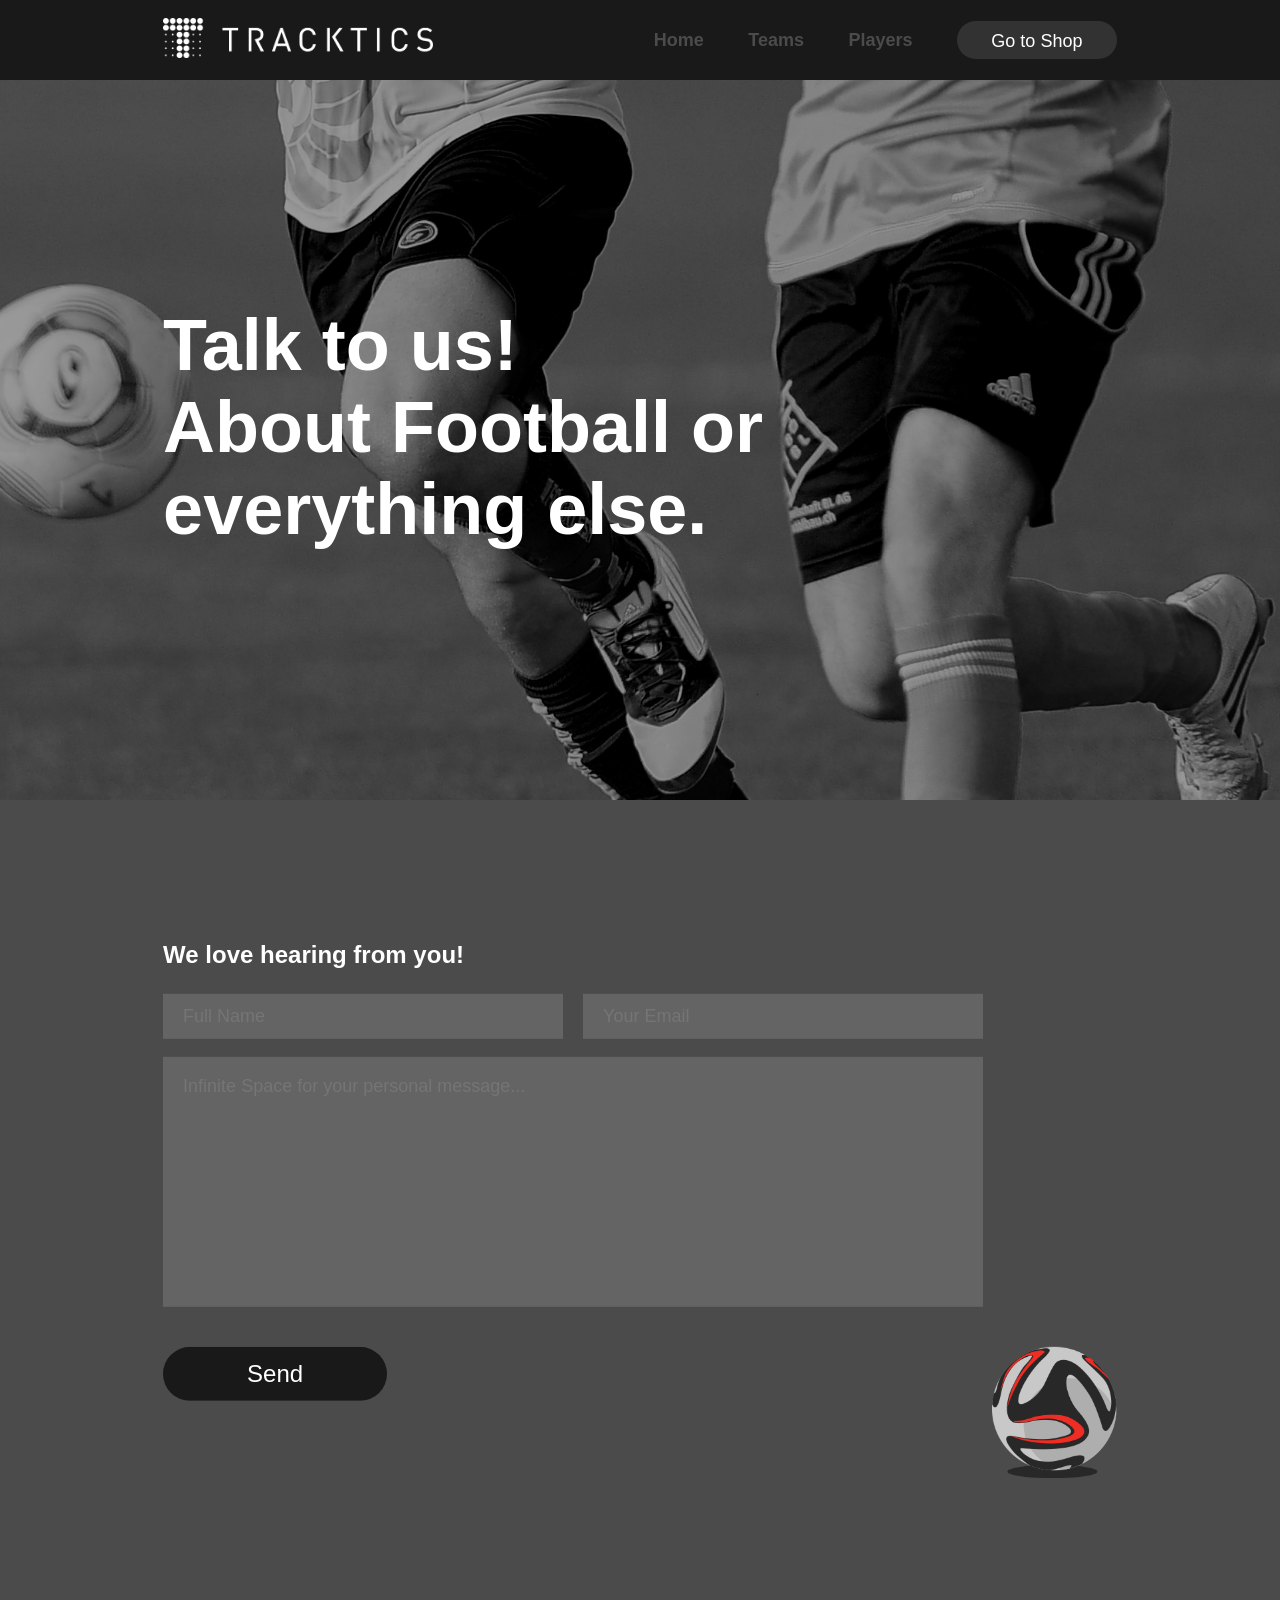
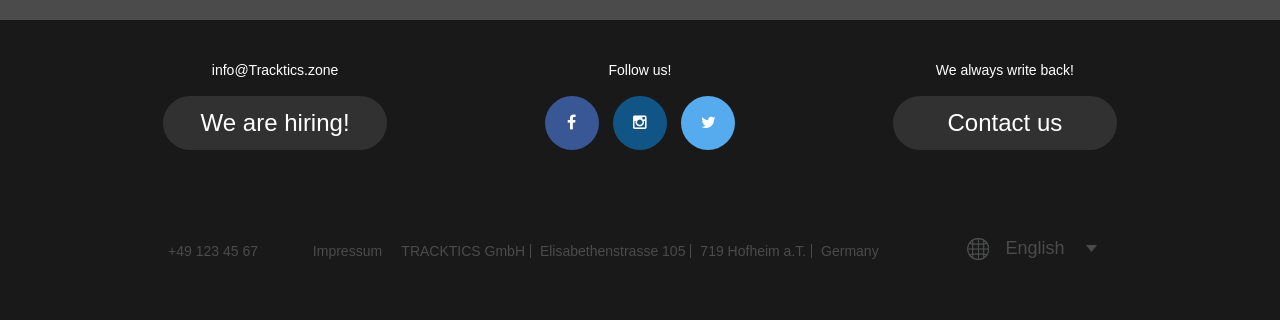
<file: contact.html>
﻿<!DOCTYPE html>
<html lang="en">
<head>
    <meta charset="UTF-8">
    <meta name="viewport" content="width=device-width, initial-scale=1">
    <title>Tracktics | Contact</title>

    <link rel="stylesheet" href="bower_components/bootstrap/dist/css/bootstrap.css">
    <link rel="stylesheet" href="bower_components/font-awesome/css/font-awesome.css">
    <link href='https://fonts.googleapis.com/css?family=Open+Sans:400,700,300,600' rel='stylesheet' type='text/css'>
    <!--<link rel="stylesheet" href="css/onepage-scroll.css">-->

    <link rel="stylesheet/less" type="text/css" href="css/variables.less" />
    <link rel="stylesheet/less" type="text/css" href="css/style.less" />
    <link rel="stylesheet/less" type="text/css" href="css/medias.less" />
    <link rel="stylesheet/less" type="text/css" href="css/mobile2.less" />

    <script src="bower_components/jquery/dist/jquery.min.js"></script>
    <script src="bower_components/bootstrap/dist/js/bootstrap.js"></script>
    <!--<script src="js/jquery.onepage-scroll.min.js"></script>-->

    <script src="./js/general.js"></script>
    <!--<script src="js/contact.js"></script>-->
    <script>
        var tmpWidth = effectiveDeviceWidth();
        var tmpHeight = effectiveDeviceHeight();

        //if (tmpWidth < tmpHeight) {
        //    var tmp = tmpWidth;
        //    tmpWidth = tmpHeight;
        //    tmpHeight = tmp;
        //}
        less = {
            env: "development",
            async: false,
            fileAsync: false,
            poll: 1000,
            functions: {},
            dumpLineNumbers: "comments",
            globalVars: {
                sw: tmpWidth + "px",
                sh: tmpHeight + "px"
            },
        };
    </script>
    <script src="js/less.min.js" type="text/javascript"></script>

</head>
<body>

<nav class="navigation">
    <div class="main-container">
        <div class="clearfix secondary-container">
            <div class="logo">
                <a href="index.html">
                    <div class="navbar_image_wrapper">
                        <img src="img/Logo.png" alt="Logo" class="img-responsive">
                    </div>
                </a>
            </div>
            <div class="hidden mobile_visible nav_toggle" onclick="NavigationToggle(this)">
                <div class="navbar_image_wrapper closed">
                    <img src="img/nav_open.png" alt="Logo" class="img-responsive">
                </div>
                <div class="navbar_image_wrapper opened hidden">
                    <img src="img/nav_close.png" alt="Logo" class="img-responsive">
                </div>
            </div>
            <ul class="list-inline mobile_hidden">
                <li><a href="index.html">Home</a></li>
                <li><a href="teams.html">Teams</a></li>
                <li><a href="players.html">Players</a></li>
                <li class="go_to_shop"><a href="teams.html#buy_section" class="btn menu-btn">Go to Shop</a></li>
            </ul>

            <ul class="list-inline mobile">
                <li><a href="index.html">Home</a></li>
                <li><a href="teams.html">Teams</a></li>
                <li><a href="players.html">Players</a></li>
                <li class="language">
                    <div class="toggle_language">
                        <a href="#" class="english_toggle">
                            <span class="english add_margin"><img src="img/english.png" alt=""></span>English&nbsp;<span class="caret"></span>
                        </a>
                        <ul id="changeLanguage">
                            <li class="german_drop">
                                <a href="#">
                                    <span class="english"></span>German
                                </a>
                            </li>
                        </ul>
                    </div>
                </li>
                <li class="go_to_shop"><a href="teams.html#buy_section" class="btn menu-btn">Go to Shop</a></li>
            </ul>
        </div>

    </div>
   <!-- <div class="language-selector mobile_hidden">
        <div class="main-container">
            <div class="clearfix secondary-container">
                <p class="">Your are viewing this page in English, to view it in <a href="#">Deutsch, click here.</a></p>
                <div class="image-wrapper close-lang">
                    <img src="img/nav_close.png" alt="" class="img-responsive">
                </div>
            </div>
        </div>

    </div>-->
</nav>



    <section class="contact-header">
        <div class="main-container center-inside-mobile">
            <div class="clearfix secondary-container">
                <div class="one-column">
                    <h1>Talk to us! <br> About Football or <br> everything else.</h1>
                </div>
            </div>
        </div>
    </section>

    <section class="contact-forms">
        <div class="main-container center-inside">
            <div class="clearfix secondary-container">
                <!--<div class="one-column">
                    <h1>Talk to us! <br> About Football or <br> everything else.</h1>
                </div>-->
                <div class="one-column">
                    <h3>We love hearing from you!</h3>
                    <input type="text" class="pull-left" placeholder="Full Name">
                    <input type="text" placeholder="Your Email" class="pull-right">
                    <textarea placeholder="Infinite Space for your personal message..."></textarea>
                </div>

                <div class="clearfix">
                    <a href="contact_thanks.html" class="btn myBtn">Send</a>
                    <div class="image_wrapper ball-image">
                        <img src="img/ball.png" class="img-responsive" alt="">
                    </div>
                </div>
            </div>
        </div>
    </section>



<footer class="footer">
    <div class="main-container">
        <div class="clearfix secondary-container">
            <div class="social">
                <div class="hiring">
                    <p><a href="mailto:info@Tracktics.zone">info@Tracktics.zone</a></p>
                    <a href="openPos.html" class="btn myBtn">We are hiring!</a>
                </div>
                <div class="social-icons">
                    <p>Follow us!</p>
                    <ul class="list-inline">
                        <li><a href="http://www.facebook.com" class="facebook"><i class="fa fa-facebook"></i></a></li>
                        <li><a href="http://www.instagram.com" class="instagram"><i class="fa fa-instagram"></i></a></li>
                        <li><a href="https://twitter.com/TrackticsZone" class="twitter"><i class="fa fa-twitter"></i></a></li>
                    </ul>
                </div>
                <div class="contact">
                    <p>We always write back!</p>
                    <a href="contact.html" class="btn myBtn">Contact us</a>
                </div>
            </div>

            <div class="info-list clearfix">

                <ul class="list-inline">
                    <li class="pull">
                        <ul>
                            <li>+49 123 45 67</li>
                            <li>Impressum</li>
                        </ul>
                    </li>


                    <li>
                        <ul class="second-list list-inline">
                            <li>TRACKTICS GmbH</li>
                            <li>Elisabethenstrasse 105</li>
                            <li>719 Hofheim a.T.</li>
                            <li>Germany</li>
                        </ul>
                    </li>
                    <li class="language push">
                        <div class="toggle_language">
                            <a class="english_toggle">
                                <span class="english add_margin"></span><span class="language-text">English&nbsp;</span><span class="bottom-caret"></span>
                            </a>
                            <ul id="changeLanguage">
                                <li class="german_drop">
                                    <a href="#">
                                        <span class="english_bottom"></span><span class="language-text">Deutsch</span>
                                    </a>
                                </li>
                            </ul>
                        </div>
                    </li>
                </ul>

            </div>
            <div class="mobile_hiring mobile_visible hidden">
                <p>+49 123 45 67 - info@Tracktics.zone</p>
                <div class="mobile_footer_buttons">
                    <a href="noPosition.html" class="btn myBtn">We are hiring!</a>
                    <a href="contact.html" class="btn myBtn">Contact us</a>
                </div>
                <p class="left">TRACKTICS GmbH</p>
                <p class="right">Impressum</p>
            </div>

        </div>
    </div>
</footer>


</body>
</html>
</file>
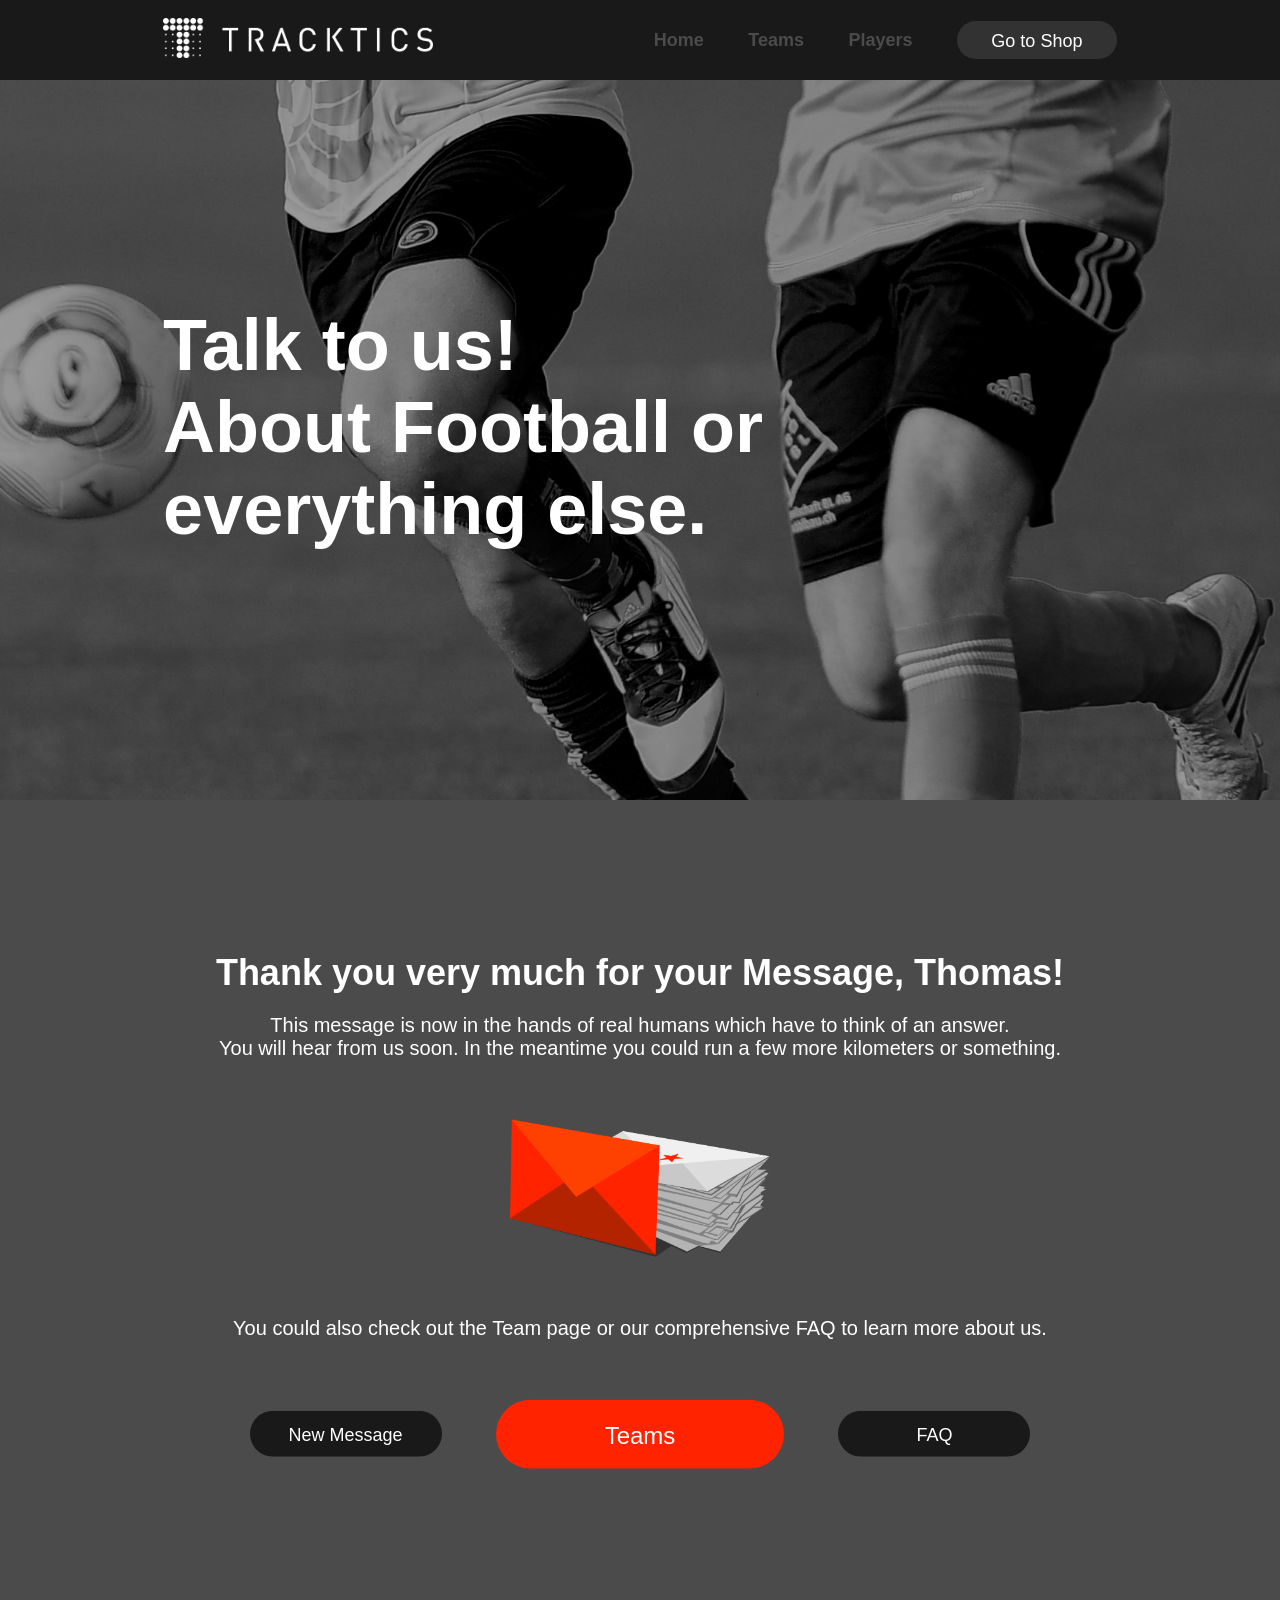
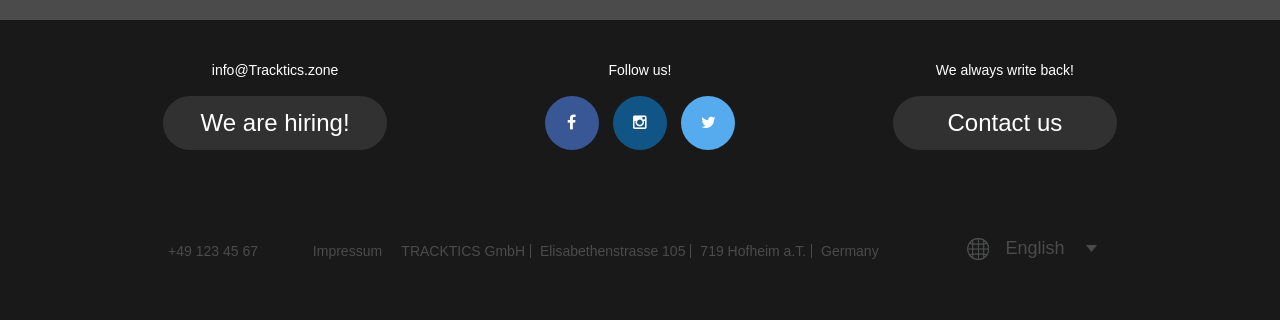
<file: contact_thanks.html>
<!DOCTYPE html>
<html lang="en">
<head>
    <meta charset="UTF-8">
    <meta name="viewport" content="width=device-width, initial-scale=1">
    <title>Tracktics | Contact</title>

    <link rel="stylesheet" href="bower_components/bootstrap/dist/css/bootstrap.css">
    <link rel="stylesheet" href="bower_components/font-awesome/css/font-awesome.css">
    <link href='https://fonts.googleapis.com/css?family=Open+Sans:400,700,300,600' rel='stylesheet' type='text/css'>

    <link rel="stylesheet/less" type="text/css" href="css/variables.less" />
    <link rel="stylesheet/less" type="text/css" href="css/style.less" />
    <link rel="stylesheet/less" type="text/css" href="css/medias.less" />
    <link rel="stylesheet/less" type="text/css" href="css/mobile2.less" />

    <script src="bower_components/jquery/dist/jquery.min.js"></script>
    <script src="bower_components/bootstrap/dist/js/bootstrap.js"></script>

    <script src="./js/general.js"></script>
    <script>
        var tmpWidth = effectiveDeviceWidth();
        var tmpHeight = effectiveDeviceHeight();

        //if (tmpWidth < tmpHeight) {
        //    var tmp = tmpWidth;
        //    tmpWidth = tmpHeight;
        //    tmpHeight = tmp;
        //}
        less = {
            env: "development",
            async: false,
            fileAsync: false,
            poll: 1000,
            functions: {},
            dumpLineNumbers: "comments",
            globalVars: {
                sw: tmpWidth + "px",
                sh: tmpHeight + "px"
            },
        };
    </script>
    <script src="js/less.min.js" type="text/javascript"></script>

</head>
<body>

<nav class="navigation">
    <div class="main-container">
        <div class="clearfix secondary-container">
            <div class="logo">
                <a href="index.html">
                    <div class="navbar_image_wrapper">
                        <img src="img/Logo.png" alt="Logo" class="img-responsive">
                    </div>
                </a>
            </div>
            <div class="hidden mobile_visible nav_toggle" onclick="NavigationToggle(this)">
                <div class="navbar_image_wrapper closed">
                    <img src="img/nav_open.png" alt="Logo" class="img-responsive">
                </div>
                <div class="navbar_image_wrapper opened hidden">
                    <img src="img/nav_close.png" alt="Logo" class="img-responsive">
                </div>
            </div>
            <ul class="list-inline mobile_hidden">
                <li><a href="index.html">Home</a></li>
                <li><a href="teams.html">Teams</a></li>
                <li><a href="players.html">Players</a></li>
                <li class="go_to_shop"><a href="teams.html#buy_section" class="btn menu-btn">Go to Shop</a></li>
            </ul>

            <ul class="list-inline mobile">
                <li><a href="index.html">Home</a></li>
                <li><a href="teams.html">Teams</a></li>
                <li><a href="players.html">Players</a></li>
                <li class="language">
                    <div class="toggle_language">
                        <a href="#" class="english_toggle">
                            <span class="english add_margin"><img src="img/english.png" alt=""></span>English&nbsp;<span class="caret"></span>
                        </a>
                        <ul id="changeLanguage">
                            <li class="german_drop">
                                <a href="#">
                                    <span class="english"></span>German
                                </a>
                            </li>
                        </ul>
                    </div>
                </li>
                <li class="go_to_shop"><a href="teams.html#buy_section" class="btn menu-btn">Go to Shop</a></li>
            </ul>
        </div>

    </div>
    <!-- <div class="language-selector mobile_hidden">
         <div class="main-container">
             <div class="clearfix secondary-container">
                 <p class="">Your are viewing this page in English, to view it in <a href="#">Deutsch, click here.</a></p>
                 <div class="image-wrapper close-lang">
                     <img src="img/nav_close.png" alt="" class="img-responsive">
                 </div>
             </div>
         </div>

     </div>-->
</nav>


<section class="contact-header">
    <div class="main-container center-inside-mobile">
        <div class="clearfix secondary-container">
            <div class="one-column">
                <h1>Talk to us! <br> About Football or <br> everything else.</h1>
            </div>
        </div>
    </div>
</section>


<!--
<section class="thanks">
    <div class="main-container">
        <div class="secondary-container clearfix">
            <h3>Thank you very much for your Message, Thomas!</h3>
            <p>This message is now in the hands of real humans which have to think of an answer.</p>
            <p>You will hear from us soon. In the meantime you could run a few more kilometers or something.</p>
        </div>
    </div>
</section>
-->

<section class="noPos contact-thanks">
    <div class="clearfix main-container center-inside-mobile">
        <div class="clearfix secondary-container noPlace" >
            <!-- <h1>Work with TRACKTICS <br> and revolutionize <br> football with data</h1>-->
            <div class="one-column text-center" ><!--style="    margin-bottom: 10px;"-->
                <h3>Thank you very much for your Message, Thomas!</h3>
                <p class="first">This message is now in the hands of real humans which have to think of an answer.</p>
                <p class="second">You will hear from us soon. In the meantime you could run a few more kilometers or something.</p>
                <div class="image-wrapper shoes-image">
                    <img src="img/contact_thanks.png" class="img-responsive" alt="">
                </div>
                <p class="third">You could also check out the Team page or our comprehensive FAQ to learn more about us.</p>
                <div class="row-contact">
                    <a href="contact.html" class="btn myBtn">New Message</a>
                    <a href="teams.html" class="btn custom-btn">Teams</a>
                    <a href="FAQ.html" class="btn myBtn">FAQ</a>
                </div>
            </div>
        </div>

    </div>
</section>



<footer class="footer">
    <div class="main-container">
        <div class="clearfix secondary-container">
            <div class="social">
                <div class="hiring">
                    <p><a href="mailto:info@Tracktics.zone">info@Tracktics.zone</a></p>
                    <a href="openPos.html" class="btn myBtn">We are hiring!</a>
                </div>
                <div class="social-icons">
                    <p>Follow us!</p>
                    <ul class="list-inline">
                        <li><a href="http://www.facebook.com" class="facebook"><i class="fa fa-facebook"></i></a></li>
                        <li><a href="http://www.instagram.com" class="instagram"><i class="fa fa-instagram"></i></a></li>
                        <li><a href="https://twitter.com/TrackticsZone" class="twitter"><i class="fa fa-twitter"></i></a></li>
                    </ul>
                </div>
                <div class="contact">
                    <p>We always write back!</p>
                    <a href="contact.html" class="btn myBtn">Contact us</a>
                </div>
            </div>

            <div class="info-list clearfix">

                <ul class="list-inline">
                    <li class="pull">
                        <ul>
                            <li>+49 123 45 67</li>
                            <li>Impressum</li>
                        </ul>
                    </li>


                    <li>
                        <ul class="second-list list-inline">
                            <li>TRACKTICS GmbH</li>
                            <li>Elisabethenstrasse 105</li>
                            <li>719 Hofheim a.T.</li>
                            <li>Germany</li>
                        </ul>
                    </li>
                    <li class="language push">
                        <div class="toggle_language">
                            <a class="english_toggle">
                                <span class="english add_margin"></span><span class="language-text">English&nbsp;</span><span class="bottom-caret"></span>
                            </a>
                            <ul id="changeLanguage">
                                <li class="german_drop">
                                    <a href="#">
                                        <span class="english_bottom"></span><span class="language-text">Deutsch</span>
                                    </a>
                                </li>
                            </ul>
                        </div>
                    </li>
                </ul>

            </div>
            <div class="mobile_hiring mobile_visible hidden">
                <p>+49 123 45 67 - info@Tracktics.zone</p>
                <div class="mobile_footer_buttons">
                    <a href="noPosition.html" class="btn myBtn">We are hiring!</a>
                    <a href="contact.html" class="btn myBtn">Contact us</a>
                </div>
                <p class="left">TRACKTICS GmbH</p>
                <p class="right">Impressum</p>
            </div>

        </div>
    </div>
</footer>


</body>
</html>
</file>
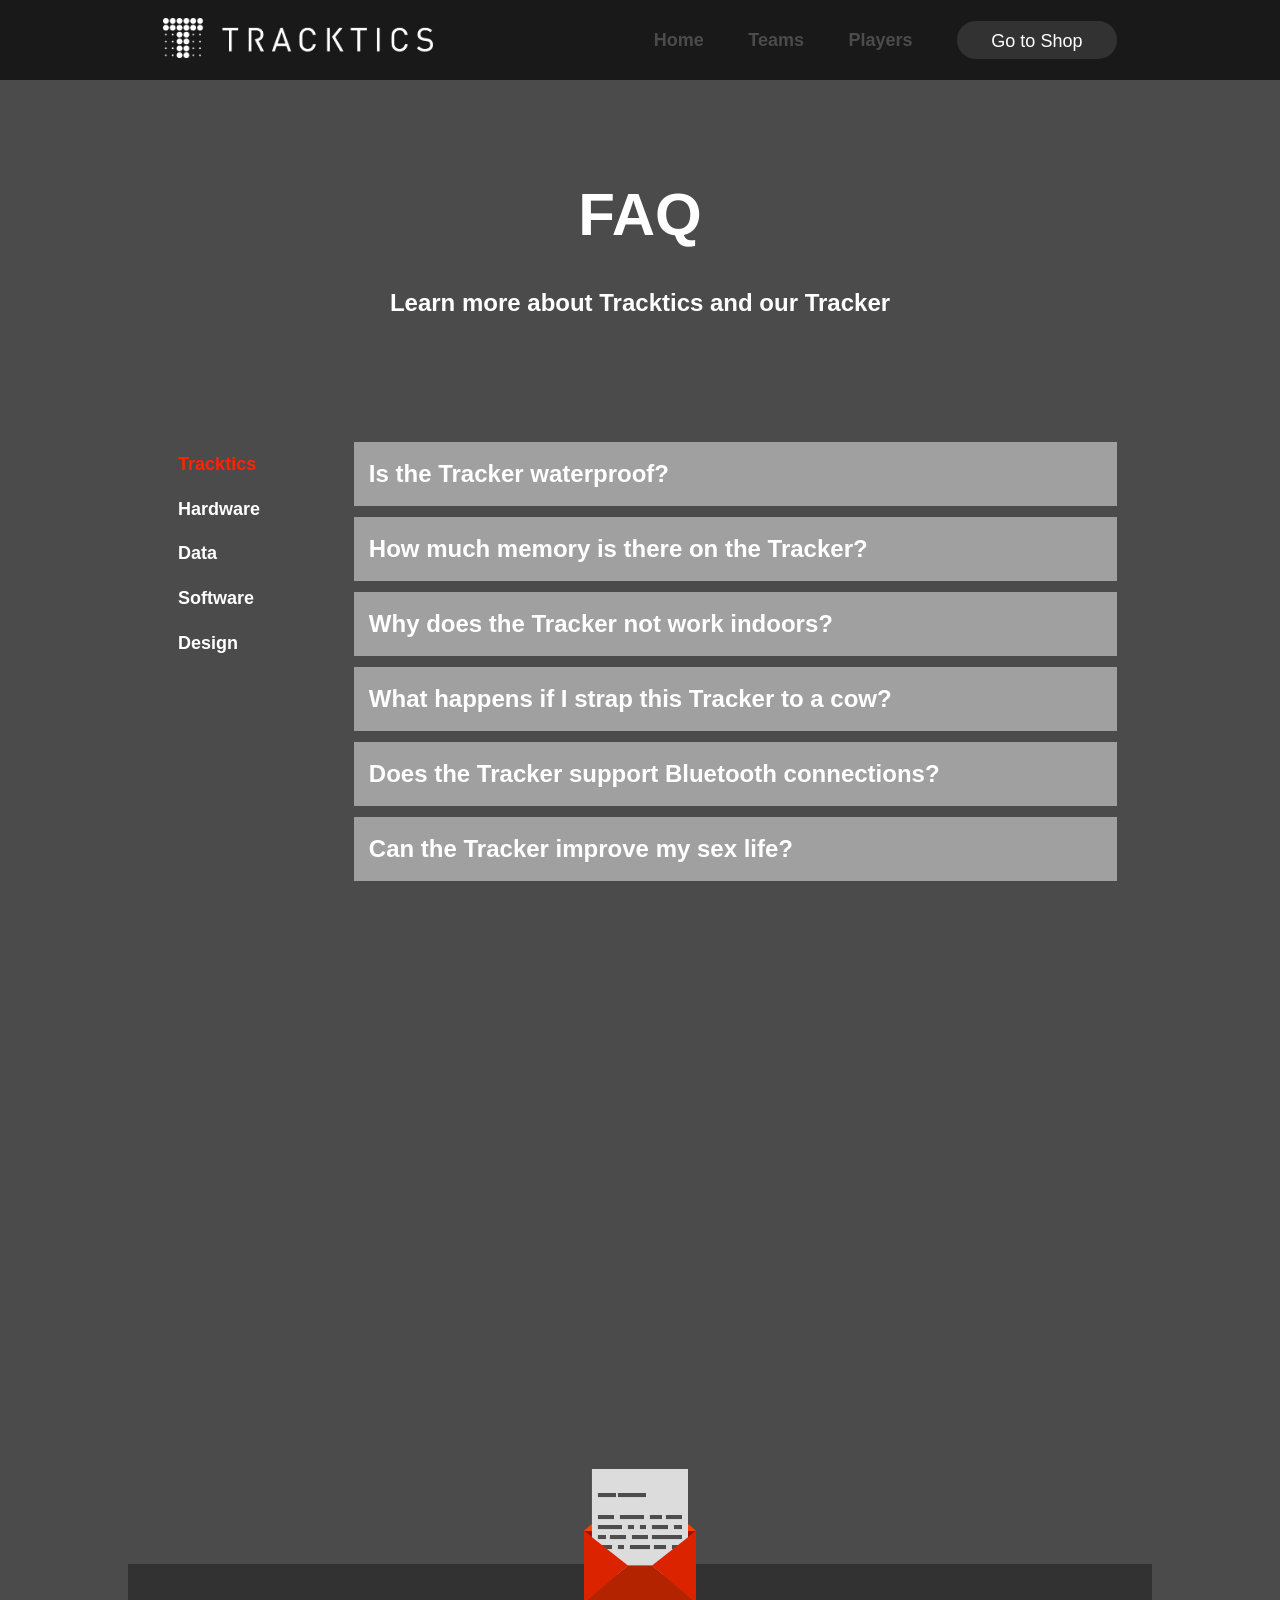
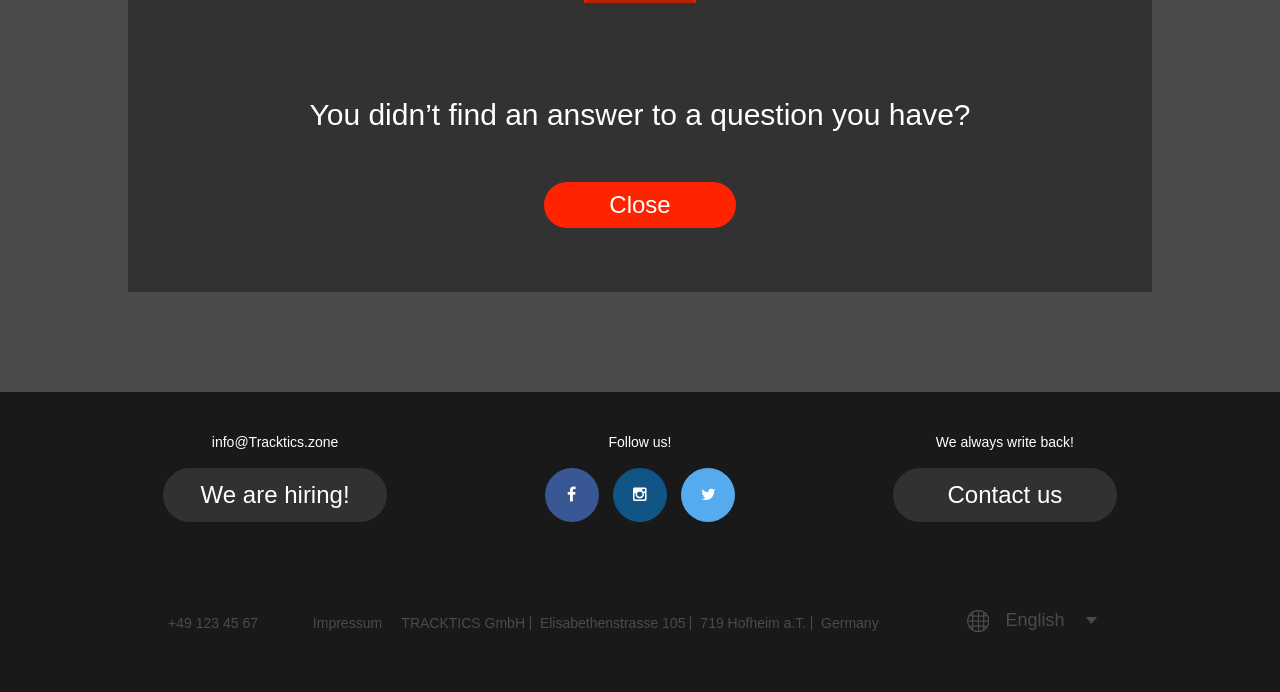
<file: FAQ.html>
<!DOCTYPE html>
<html lang="en">
<head>
    <meta charset="UTF-8">
    <meta name="viewport" content="width=device-width, initial-scale=1">
    <title>Tracktics | Contact</title>

    <link rel="stylesheet" href="bower_components/bootstrap/dist/css/bootstrap.css">
    <link rel="stylesheet" href="bower_components/font-awesome/css/font-awesome.css">
    <link href='https://fonts.googleapis.com/css?family=Open+Sans:400,700,300,600' rel='stylesheet' type='text/css'>

    <link rel="stylesheet/less" type="text/css" href="css/variables.less" />
    <link rel="stylesheet/less" type="text/css" href="css/style.less" />
    <link rel="stylesheet/less" type="text/css" href="css/medias.less" />
    <link rel="stylesheet/less" type="text/css" href="css/mobile2.less" />

    <script src="bower_components/jquery/dist/jquery.min.js"></script>
    <script src="bower_components/bootstrap/dist/js/bootstrap.js"></script>

    <script src="./js/general.js"></script>
    <script>
        var tmpWidth = effectiveDeviceWidth();
        var tmpHeight = effectiveDeviceHeight();

        //if (tmpWidth < tmpHeight) {
        //    var tmp = tmpWidth;
        //    tmpWidth = tmpHeight;
        //    tmpHeight = tmp;
        //}
        less = {
            env: "development",
            async: false,
            fileAsync: false,
            poll: 1000,
            functions: {},
            dumpLineNumbers: "comments",
            globalVars: {
                sw: tmpWidth + "px",
                sh: tmpHeight + "px"
            },
        };
    </script>
    <script src="js/less.min.js" type="text/javascript"></script>
</head>
<body>

<nav class="navigation">
    <div class="main-container">
        <div class="clearfix secondary-container">
            <div class="logo">
                <a href="index.html">
                    <div class="navbar_image_wrapper">
                        <img src="img/Logo.png" alt="Logo" class="img-responsive">
                    </div>
                </a>
            </div>
            <div class="hidden mobile_visible nav_toggle" onclick="NavigationToggle(this)">
                <div class="navbar_image_wrapper closed">
                    <img src="img/nav_open.png" alt="Logo" class="img-responsive">
                </div>
                <div class="navbar_image_wrapper opened hidden">
                    <img src="img/nav_close.png" alt="Logo" class="img-responsive">
                </div>
            </div>
            <ul class="list-inline mobile_hidden">
                <li><a href="index.html">Home</a></li>
                <li><a href="teams.html">Teams</a></li>
                <li><a href="players.html">Players</a></li>
                <li class="go_to_shop"><a href="teams.html#buy_section" class="btn menu-btn">Go to Shop</a></li>
            </ul>

            <ul class="list-inline mobile">
                <li><a href="index.html">Home</a></li>
                <li><a href="teams.html">Teams</a></li>
                <li><a href="players.html">Players</a></li>
                <li class="language">
                    <div class="toggle_language">
                        <a href="#" class="english_toggle">
                            <span class="english add_margin"><img src="img/english.png" alt=""></span>English&nbsp;<span class="caret"></span>
                        </a>
                        <ul id="changeLanguage">
                            <li class="german_drop">
                                <a href="#">
                                    <span class="english"></span>German
                                </a>
                            </li>
                        </ul>
                    </div>
                </li>
                <li class="go_to_shop"><a href="teams.html#buy_section" class="btn menu-btn">Go to Shop</a></li>
            </ul>
        </div>

    </div>
    <!-- <div class="language-selector mobile_hidden">
         <div class="main-container">
             <div class="clearfix secondary-container">
                 <p class="">Your are viewing this page in English, to view it in <a href="#">Deutsch, click here.</a></p>
                 <div class="image-wrapper close-lang">
                     <img src="img/nav_close.png" alt="" class="img-responsive">
                 </div>
             </div>
         </div>

     </div>-->
</nav>


<section class="faq">
    <div class="main-container">
        <div class="clearfix secondary-container ">
            <h1>FAQ</h1>
            <h3>Learn more about Tracktics and our Tracker</h3>


            <div class="tab-menu">
                <!-- Nav tabs -->
                <ul class="nav nav-tabs" role="tablist">
                    <li class="active">
                        <a href="#tracktics" role="tab" data-toggle="tab">
                            Tracktics
                        </a>
                    </li>
                    <li><a href="#hardware" role="tab" data-toggle="tab">
                        Hardware
                    </a>
                    </li>
                    <li>
                        <a href="#data" role="tab" data-toggle="tab">
                            Data
                        </a>
                    </li>
                    <li>
                        <a href="#software" role="tab" data-toggle="tab">
                            Software
                        </a>
                    </li>
                    <li>
                        <a href="#design" role="tab" data-toggle="tab">
                            Design
                        </a>
                    </li>
                </ul>

                <!-- Tab panes -->
                <div class="tab-content">

                    <div class="tab-pane fade active in" id="tracktics">
                        <div class="panel-group" id="accordion"> <!-- accordion 1 -->
                            <div class="panel">

                                <div class="panel-heading"> <!-- panel-heading -->
                                    <h4 class="panel-title"> <!-- title 1 -->
                                        <a data-toggle="collapse" data-parent="#accordion" href="#trackticsOne">
                                            Is the Tracker waterproof?
                                        </a>
                                    </h4>
                                </div>
                                <!-- panel body -->
                                <div id="trackticsOne" class="panel-collapse collapse">
                                    <div class="panel-body">
                                        <p>
                                            Rhabarber Erkärung GPS Empfang ist nicht wirklich so gut in Hallen. Auch wenn ergänzt durch IMU bekommen wir nicht genug genaue Daten für unseren Standard, wir wollen nur unterstützen wohinter wir komplett stehen können und fantastische Resultate liefern können.
                                        </p>
                                        <p>
                                            Versucht bei jeder Frage herauszustreichen was wir gut machen und warum die Entscheidung die wir getroffen haben Sinn macht.
                                        </p>
                                        <a data-toggle="collapse" href="#trackticsOne" class="btn myBtn">Close</a>
                                    </div>
                                </div>
                            </div>

                            <div class="panel">  <!-- accordion 2 -->

                                <div class="panel-heading">
                                    <h4 class="panel-title"> <!-- title 2 -->
                                        <a data-toggle="collapse" data-parent="#accordion" href="#trackticsTwo">
                                            How much memory is there on the Tracker?
                                        </a>
                                    </h4>
                                </div>
                                <!-- panel body -->
                                <div id="trackticsTwo" class="panel-collapse collapse">
                                    <div class="panel-body">
                                        <p>
                                            Rhabarber Erkärung GPS Empfang ist nicht wirklich so gut in Hallen. Auch wenn ergänzt durch IMU bekommen wir nicht genug genaue Daten für unseren Standard, wir wollen nur unterstützen wohinter wir komplett stehen können und fantastische Resultate liefern können.
                                        </p>
                                        <p>
                                            Versucht bei jeder Frage herauszustreichen was wir gut machen und warum die Entscheidung die wir getroffen haben Sinn macht.
                                        </p>
                                        <a data-toggle="collapse" href="#trackticsTwo" class="btn myBtn">Close</a>
                                    </div>
                                </div>

                            </div>

                            <div class="panel">  <!-- accordion 3 -->
                                <div class="panel-heading">
                                    <h4 class="panel-title"> <!-- title 1 -->
                                        <a data-toggle="collapse" data-parent="#accordion" href="#trackticsThree">
                                            Why does the Tracker not work indoors?
                                        </a>
                                    </h4>
                                </div>

                                <div id="trackticsThree" class="panel-collapse collapse">
                                    <!-- panel body -->
                                    <div class="panel-body">
                                        <p>
                                            Rhabarber Erkärung GPS Empfang ist nicht wirklich so gut in Hallen. Auch wenn ergänzt durch IMU bekommen wir nicht genug genaue Daten für unseren Standard, wir wollen nur unterstützen wohinter wir komplett stehen können und fantastische Resultate liefern können.
                                        </p>
                                        <p>
                                            Versucht bei jeder Frage herauszustreichen was wir gut machen und warum die Entscheidung die wir getroffen haben Sinn macht.
                                        </p>
                                        <a data-toggle="collapse" href="#trackticsThree" class="btn myBtn">Close</a>
                                    </div>
                                </div>
                            </div>

                            <div class="panel">  <!-- accordion 4 -->
                                <div class="panel-heading">
                                    <h4 class="panel-title"> <!-- title 1 -->
                                        <a data-toggle="collapse" data-parent="#accordion" href="#trackticsFour">
                                            What happens if I strap this Tracker to a cow?
                                        </a>
                                    </h4>
                                </div>

                                <div id="trackticsFour" class="panel-collapse collapse">
                                    <!-- panel body -->
                                    <div class="panel-body">
                                        <p>
                                            Rhabarber Erkärung GPS Empfang ist nicht wirklich so gut in Hallen. Auch wenn ergänzt durch IMU bekommen wir nicht genug genaue Daten für unseren Standard, wir wollen nur unterstützen wohinter wir komplett stehen können und fantastische Resultate liefern können.
                                        </p>
                                        <p>
                                            Versucht bei jeder Frage herauszustreichen was wir gut machen und warum die Entscheidung die wir getroffen haben Sinn macht.
                                        </p>
                                        <a data-toggle="collapse" href="#trackticsFour" class="btn myBtn">Close</a>
                                    </div>
                                </div>
                            </div>

                            <div class="panel">  <!-- accordion 5 -->
                                <div class="panel-heading">
                                    <h4 class="panel-title"> <!-- title 1 -->
                                        <a data-toggle="collapse" data-parent="#accordion" href="#trackticsFive">
                                            Does the Tracker support Bluetooth connections?
                                        </a>
                                    </h4>
                                </div>

                                <div id="trackticsFive" class="panel-collapse collapse">
                                    <!-- panel body -->
                                    <div class="panel-body">
                                        <p>
                                            Rhabarber Erkärung GPS Empfang ist nicht wirklich so gut in Hallen. Auch wenn ergänzt durch IMU bekommen wir nicht genug genaue Daten für unseren Standard, wir wollen nur unterstützen wohinter wir komplett stehen können und fantastische Resultate liefern können.
                                        </p>
                                        <p>
                                            Versucht bei jeder Frage herauszustreichen was wir gut machen und warum die Entscheidung die wir getroffen haben Sinn macht.
                                        </p>
                                        <a data-toggle="collapse" href="#trackticsFive" class="btn myBtn">Close</a>
                                    </div>
                                </div>
                            </div>

                            <div class="panel">  <!-- accordion 6 -->
                                <div class="panel-heading">
                                    <h4 class="panel-title"> <!-- title 1 -->
                                        <a data-toggle="collapse" data-parent="#accordion" href="#trackticsSix">
                                            Can the Tracker improve my sex life?
                                        </a>
                                    </h4>
                                </div>

                                <div id="trackticsSix" class="panel-collapse collapse">
                                    <!-- panel body -->
                                    <div class="panel-body">
                                        <p>
                                            Rhabarber Erkärung GPS Empfang ist nicht wirklich so gut in Hallen. Auch wenn ergänzt durch IMU bekommen wir nicht genug genaue Daten für unseren Standard, wir wollen nur unterstützen wohinter wir komplett stehen können und fantastische Resultate liefern können.
                                        </p>
                                        <p>
                                            Versucht bei jeder Frage herauszustreichen was wir gut machen und warum die Entscheidung die wir getroffen haben Sinn macht.
                                        </p>
                                        <a data-toggle="collapse" href="#trackticsSix" class="btn myBtn">Close</a>
                                    </div>
                                </div>
                            </div>

                        </div>
                    </div>

                    <div class="tab-pane fade" id="hardware">
                        <div class="panel-group" id="accordion1"> <!-- accordion 1 -->
                            <div class="panel">

                                <div class="panel-heading"> <!-- panel-heading -->
                                    <h4 class="panel-title"> <!-- title 1 -->
                                        <a data-toggle="collapse" data-parent="#accordion1" href="#hardwareOne">
                                            Is the Tracker waterproof?
                                        </a>
                                    </h4>
                                </div>
                                <!-- panel body -->
                                <div id="hardwareOne" class="panel-collapse collapse">
                                    <div class="panel-body">
                                        <p>
                                            Rhabarber Erkärung GPS Empfang ist nicht wirklich so gut in Hallen. Auch wenn ergänzt durch IMU bekommen wir nicht genug genaue Daten für unseren Standard, wir wollen nur unterstützen wohinter wir komplett stehen können und fantastische Resultate liefern können.
                                        </p>
                                        <p>
                                            Versucht bei jeder Frage herauszustreichen was wir gut machen und warum die Entscheidung die wir getroffen haben Sinn macht.
                                        </p>
                                        <a data-toggle="collapse" href="#hardwareOne" class="btn myBtn">Close</a>
                                    </div>
                                </div>
                            </div>

                            <div class="panel">  <!-- accordion 2 -->

                                <div class="panel-heading">
                                    <h4 class="panel-title"> <!-- title 2 -->
                                        <a data-toggle="collapse" data-parent="#accordion1" href="#hardwareTwo">
                                            How much memory is there on the Tracker?
                                        </a>
                                    </h4>
                                </div>
                                <!-- panel body -->
                                <div id="hardwareTwo" class="panel-collapse collapse">
                                    <div class="panel-body">
                                        <p>
                                            Rhabarber Erkärung GPS Empfang ist nicht wirklich so gut in Hallen. Auch wenn ergänzt durch IMU bekommen wir nicht genug genaue Daten für unseren Standard, wir wollen nur unterstützen wohinter wir komplett stehen können und fantastische Resultate liefern können.
                                        </p>
                                        <p>
                                            Versucht bei jeder Frage herauszustreichen was wir gut machen und warum die Entscheidung die wir getroffen haben Sinn macht.
                                        </p>
                                        <a data-toggle="collapse" href="#hardwareTwo" class="btn myBtn">Close</a>
                                    </div>
                                </div>

                            </div>

                            <div class="panel">  <!-- accordion 3 -->
                                <div class="panel-heading">
                                    <h4 class="panel-title"> <!-- title 1 -->
                                        <a data-toggle="collapse" data-parent="#accordion1" href="#hardwareThree">
                                            Why does the Tracker not work indoors?
                                        </a>
                                    </h4>
                                </div>

                                <div id="hardwareThree" class="panel-collapse collapse">
                                    <!-- panel body -->
                                    <div class="panel-body">
                                        <p>
                                            Rhabarber Erkärung GPS Empfang ist nicht wirklich so gut in Hallen. Auch wenn ergänzt durch IMU bekommen wir nicht genug genaue Daten für unseren Standard, wir wollen nur unterstützen wohinter wir komplett stehen können und fantastische Resultate liefern können.
                                        </p>
                                        <p>
                                            Versucht bei jeder Frage herauszustreichen was wir gut machen und warum die Entscheidung die wir getroffen haben Sinn macht.
                                        </p>
                                        <a data-toggle="collapse" href="#hardwareThree" class="btn myBtn">Close</a>
                                    </div>
                                </div>
                            </div>

                            <div class="panel">  <!-- accordion 4 -->
                                <div class="panel-heading">
                                    <h4 class="panel-title"> <!-- title 1 -->
                                        <a data-toggle="collapse" data-parent="#accordion1" href="#hardwareFour">
                                            What happens if I strap this Tracker to a cow?
                                        </a>
                                    </h4>
                                </div>

                                <div id="hardwareFour" class="panel-collapse collapse">
                                    <!-- panel body -->
                                    <div class="panel-body">
                                        <p>
                                            Rhabarber Erkärung GPS Empfang ist nicht wirklich so gut in Hallen. Auch wenn ergänzt durch IMU bekommen wir nicht genug genaue Daten für unseren Standard, wir wollen nur unterstützen wohinter wir komplett stehen können und fantastische Resultate liefern können.
                                        </p>
                                        <p>
                                            Versucht bei jeder Frage herauszustreichen was wir gut machen und warum die Entscheidung die wir getroffen haben Sinn macht.
                                        </p>
                                        <a data-toggle="collapse" href="#hardwareFour" class="btn myBtn">Close</a>
                                    </div>
                                </div>
                            </div>

                            <div class="panel">  <!-- accordion 5 -->
                                <div class="panel-heading">
                                    <h4 class="panel-title"> <!-- title 1 -->
                                        <a data-toggle="collapse" data-parent="#accordion1" href="#hardwareFive">
                                            Does the Tracker support Bluetooth connections?
                                        </a>
                                    </h4>
                                </div>

                                <div id="hardwareFive" class="panel-collapse collapse">
                                    <!-- panel body -->
                                    <div class="panel-body">
                                        <p>
                                            Rhabarber Erkärung GPS Empfang ist nicht wirklich so gut in Hallen. Auch wenn ergänzt durch IMU bekommen wir nicht genug genaue Daten für unseren Standard, wir wollen nur unterstützen wohinter wir komplett stehen können und fantastische Resultate liefern können.
                                        </p>
                                        <p>
                                            Versucht bei jeder Frage herauszustreichen was wir gut machen und warum die Entscheidung die wir getroffen haben Sinn macht.
                                        </p>
                                        <a data-toggle="collapse" href="#hardwareFive" class="btn myBtn">Close</a>
                                    </div>
                                </div>
                            </div>

                            <div class="panel">  <!-- accordion 6 -->
                                <div class="panel-heading">
                                    <h4 class="panel-title"> <!-- title 1 -->
                                        <a data-toggle="collapse" data-parent="#accordion1" href="#hardwareSix">
                                            Can the Tracker improve my sex life?
                                        </a>
                                    </h4>
                                </div>

                                <div id="hardwareSix" class="panel-collapse collapse">
                                    <!-- panel body -->
                                    <div class="panel-body">
                                        <p>
                                            Rhabarber Erkärung GPS Empfang ist nicht wirklich so gut in Hallen. Auch wenn ergänzt durch IMU bekommen wir nicht genug genaue Daten für unseren Standard, wir wollen nur unterstützen wohinter wir komplett stehen können und fantastische Resultate liefern können.
                                        </p>
                                        <p>
                                            Versucht bei jeder Frage herauszustreichen was wir gut machen und warum die Entscheidung die wir getroffen haben Sinn macht.
                                        </p>
                                        <a data-toggle="collapse" href="#hardwareSix" class="btn myBtn">Close</a>
                                    </div>
                                </div>
                            </div>
                        </div>
                    </div>

                    <div class="tab-pane fade" id="data">
                        <div class="panel-group" id="accordion2"> <!-- accordion 1 -->
                            <div class="panel">

                                <div class="panel-heading"> <!-- panel-heading -->
                                    <h4 class="panel-title"> <!-- title 1 -->
                                        <a data-toggle="collapse" data-parent="#accordion2" href="#dataOne">
                                            Is the Tracker waterproof?
                                        </a>
                                    </h4>
                                </div>
                                <!-- panel body -->
                                <div id="dataOne" class="panel-collapse collapse">
                                    <div class="panel-body">
                                        <p>
                                            Rhabarber Erkärung GPS Empfang ist nicht wirklich so gut in Hallen. Auch wenn ergänzt durch IMU bekommen wir nicht genug genaue Daten für unseren Standard, wir wollen nur unterstützen wohinter wir komplett stehen können und fantastische Resultate liefern können.
                                        </p>
                                        <p>
                                            Versucht bei jeder Frage herauszustreichen was wir gut machen und warum die Entscheidung die wir getroffen haben Sinn macht.
                                        </p>
                                        <a data-toggle="collapse" href="#dataOne" class="btn myBtn">Close</a>
                                    </div>
                                </div>
                            </div>

                            <div class="panel">  <!-- accordion 2 -->

                                <div class="panel-heading">
                                    <h4 class="panel-title"> <!-- title 2 -->
                                        <a data-toggle="collapse" data-parent="#accordion2" href="#dataTwo">
                                            How much memory is there on the Tracker?
                                        </a>
                                    </h4>
                                </div>
                                <!-- panel body -->
                                <div id="dataTwo" class="panel-collapse collapse">
                                    <div class="panel-body">
                                        <p>
                                            Rhabarber Erkärung GPS Empfang ist nicht wirklich so gut in Hallen. Auch wenn ergänzt durch IMU bekommen wir nicht genug genaue Daten für unseren Standard, wir wollen nur unterstützen wohinter wir komplett stehen können und fantastische Resultate liefern können.
                                        </p>
                                        <p>
                                            Versucht bei jeder Frage herauszustreichen was wir gut machen und warum die Entscheidung die wir getroffen haben Sinn macht.
                                        </p>
                                        <a data-toggle="collapse" href="#dataTwo" class="btn myBtn">Close</a>
                                    </div>
                                </div>

                            </div>

                            <div class="panel">  <!-- accordion 3 -->
                                <div class="panel-heading">
                                    <h4 class="panel-title"> <!-- title 1 -->
                                        <a data-toggle="collapse" data-parent="#accordion2" href="#dataThree">
                                            Why does the Tracker not work indoors?
                                        </a>
                                    </h4>
                                </div>

                                <div id="dataThree" class="panel-collapse collapse">
                                    <!-- panel body -->
                                    <div class="panel-body">
                                        <p>
                                            Rhabarber Erkärung GPS Empfang ist nicht wirklich so gut in Hallen. Auch wenn ergänzt durch IMU bekommen wir nicht genug genaue Daten für unseren Standard, wir wollen nur unterstützen wohinter wir komplett stehen können und fantastische Resultate liefern können.
                                        </p>
                                        <p>
                                            Versucht bei jeder Frage herauszustreichen was wir gut machen und warum die Entscheidung die wir getroffen haben Sinn macht.
                                        </p>
                                        <a data-toggle="collapse" href="#dataThree" class="btn myBtn">Close</a>
                                    </div>
                                </div>
                            </div>

                            <div class="panel">  <!-- accordion 4 -->
                                <div class="panel-heading">
                                    <h4 class="panel-title"> <!-- title 1 -->
                                        <a data-toggle="collapse" data-parent="#accordion2" href="#dataFour">
                                            What happens if I strap this Tracker to a cow?
                                        </a>
                                    </h4>
                                </div>

                                <div id="dataFour" class="panel-collapse collapse">
                                    <!-- panel body -->
                                    <div class="panel-body">
                                        <p>
                                            Rhabarber Erkärung GPS Empfang ist nicht wirklich so gut in Hallen. Auch wenn ergänzt durch IMU bekommen wir nicht genug genaue Daten für unseren Standard, wir wollen nur unterstützen wohinter wir komplett stehen können und fantastische Resultate liefern können.
                                        </p>
                                        <p>
                                            Versucht bei jeder Frage herauszustreichen was wir gut machen und warum die Entscheidung die wir getroffen haben Sinn macht.
                                        </p>
                                        <a data-toggle="collapse" href="#dataFour" class="btn myBtn">Close</a>
                                    </div>
                                </div>
                            </div>

                            <div class="panel">  <!-- accordion 5 -->
                                <div class="panel-heading">
                                    <h4 class="panel-title"> <!-- title 1 -->
                                        <a data-toggle="collapse" data-parent="#accordion2" href="#dataFive">
                                            Does the Tracker support Bluetooth connections?
                                        </a>
                                    </h4>
                                </div>

                                <div id="dataFive" class="panel-collapse collapse">
                                    <!-- panel body -->
                                    <div class="panel-body">
                                        <p>
                                            Rhabarber Erkärung GPS Empfang ist nicht wirklich so gut in Hallen. Auch wenn ergänzt durch IMU bekommen wir nicht genug genaue Daten für unseren Standard, wir wollen nur unterstützen wohinter wir komplett stehen können und fantastische Resultate liefern können.
                                        </p>
                                        <p>
                                            Versucht bei jeder Frage herauszustreichen was wir gut machen und warum die Entscheidung die wir getroffen haben Sinn macht.
                                        </p>
                                        <a data-toggle="collapse" href="#dataFive" class="btn myBtn">Close</a>
                                    </div>
                                </div>
                            </div>

                            <div class="panel">  <!-- accordion 6 -->
                                <div class="panel-heading">
                                    <h4 class="panel-title"> <!-- title 1 -->
                                        <a data-toggle="collapse" data-parent="#accordion2" href="#dataSix">
                                            Can the Tracker improve my sex life?
                                        </a>
                                    </h4>
                                </div>

                                <div id="dataSix" class="panel-collapse collapse">
                                    <!-- panel body -->
                                    <div class="panel-body">
                                        <p>
                                            Rhabarber Erkärung GPS Empfang ist nicht wirklich so gut in Hallen. Auch wenn ergänzt durch IMU bekommen wir nicht genug genaue Daten für unseren Standard, wir wollen nur unterstützen wohinter wir komplett stehen können und fantastische Resultate liefern können.
                                        </p>
                                        <p>
                                            Versucht bei jeder Frage herauszustreichen was wir gut machen und warum die Entscheidung die wir getroffen haben Sinn macht.
                                        </p>
                                        <a data-toggle="collapse" href="#dataSix" class="btn myBtn">Close</a>
                                    </div>
                                </div>
                            </div>
                        </div>
                    </div>

                    <div class="tab-pane fade" id="software">
                        <div class="panel-group" id="accordion3"> <!-- accordion 1 -->
                            <div class="panel">

                                <div class="panel-heading"> <!-- panel-heading -->
                                    <h4 class="panel-title"> <!-- title 1 -->
                                        <a data-toggle="collapse" data-parent="#accordion3" href="#softwareOne">
                                            Is the Tracker waterproof?
                                        </a>
                                    </h4>
                                </div>
                                <!-- panel body -->
                                <div id="softwareOne" class="panel-collapse collapse">
                                    <div class="panel-body">
                                        <p>
                                            Rhabarber Erkärung GPS Empfang ist nicht wirklich so gut in Hallen. Auch wenn ergänzt durch IMU bekommen wir nicht genug genaue Daten für unseren Standard, wir wollen nur unterstützen wohinter wir komplett stehen können und fantastische Resultate liefern können.
                                        </p>
                                        <p>
                                            Versucht bei jeder Frage herauszustreichen was wir gut machen und warum die Entscheidung die wir getroffen haben Sinn macht.
                                        </p>
                                        <a data-toggle="collapse" href="#softwareOne" class="btn myBtn">Close</a>
                                    </div>
                                </div>
                            </div>

                            <div class="panel">  <!-- accordion 2 -->

                                <div class="panel-heading">
                                    <h4 class="panel-title"> <!-- title 2 -->
                                        <a data-toggle="collapse" data-parent="#accordion3" href="#softwareTwo">
                                            How much memory is there on the Tracker?
                                        </a>
                                    </h4>
                                </div>
                                <!-- panel body -->
                                <div id="softwareTwo" class="panel-collapse collapse">
                                    <div class="panel-body">
                                        <p>
                                            Rhabarber Erkärung GPS Empfang ist nicht wirklich so gut in Hallen. Auch wenn ergänzt durch IMU bekommen wir nicht genug genaue Daten für unseren Standard, wir wollen nur unterstützen wohinter wir komplett stehen können und fantastische Resultate liefern können.
                                        </p>
                                        <p>
                                            Versucht bei jeder Frage herauszustreichen was wir gut machen und warum die Entscheidung die wir getroffen haben Sinn macht.
                                        </p>
                                        <a data-toggle="collapse" href="#softwareTwo" class="btn myBtn">Close</a>
                                    </div>
                                </div>

                            </div>

                            <div class="panel">  <!-- accordion 3 -->
                                <div class="panel-heading">
                                    <h4 class="panel-title"> <!-- title 1 -->
                                        <a data-toggle="collapse" data-parent="#accordion3" href="#softwareThree">
                                            Why does the Tracker not work indoors?
                                        </a>
                                    </h4>
                                </div>

                                <div id="softwareThree" class="panel-collapse collapse">
                                    <!-- panel body -->
                                    <div class="panel-body">
                                        <p>
                                            Rhabarber Erkärung GPS Empfang ist nicht wirklich so gut in Hallen. Auch wenn ergänzt durch IMU bekommen wir nicht genug genaue Daten für unseren Standard, wir wollen nur unterstützen wohinter wir komplett stehen können und fantastische Resultate liefern können.
                                        </p>
                                        <p>
                                            Versucht bei jeder Frage herauszustreichen was wir gut machen und warum die Entscheidung die wir getroffen haben Sinn macht.
                                        </p>
                                        <a data-toggle="collapse" href="#softwareThree" class="btn myBtn">Close</a>
                                    </div>
                                </div>
                            </div>

                            <div class="panel">  <!-- accordion 4 -->
                                <div class="panel-heading">
                                    <h4 class="panel-title"> <!-- title 1 -->
                                        <a data-toggle="collapse" data-parent="#accordion3" href="#softwareFour">
                                            What happens if I strap this Tracker to a cow?
                                        </a>
                                    </h4>
                                </div>

                                <div id="softwareFour" class="panel-collapse collapse">
                                    <!-- panel body -->
                                    <div class="panel-body">
                                        <p>
                                            Rhabarber Erkärung GPS Empfang ist nicht wirklich so gut in Hallen. Auch wenn ergänzt durch IMU bekommen wir nicht genug genaue Daten für unseren Standard, wir wollen nur unterstützen wohinter wir komplett stehen können und fantastische Resultate liefern können.
                                        </p>
                                        <p>
                                            Versucht bei jeder Frage herauszustreichen was wir gut machen und warum die Entscheidung die wir getroffen haben Sinn macht.
                                        </p>
                                        <a data-toggle="collapse" href="#softwareFour" class="btn myBtn">Close</a>
                                    </div>
                                </div>
                            </div>

                            <div class="panel">  <!-- accordion 5 -->
                                <div class="panel-heading">
                                    <h4 class="panel-title"> <!-- title 1 -->
                                        <a data-toggle="collapse" data-parent="#accordion3" href="#softwareFive">
                                            Does the Tracker support Bluetooth connections?
                                        </a>
                                    </h4>
                                </div>

                                <div id="softwareFive" class="panel-collapse collapse">
                                    <!-- panel body -->
                                    <div class="panel-body">
                                        <p>
                                            Rhabarber Erkärung GPS Empfang ist nicht wirklich so gut in Hallen. Auch wenn ergänzt durch IMU bekommen wir nicht genug genaue Daten für unseren Standard, wir wollen nur unterstützen wohinter wir komplett stehen können und fantastische Resultate liefern können.
                                        </p>
                                        <p>
                                            Versucht bei jeder Frage herauszustreichen was wir gut machen und warum die Entscheidung die wir getroffen haben Sinn macht.
                                        </p>
                                        <a data-toggle="collapse" href="#softwareFive" class="btn myBtn">Close</a>
                                    </div>
                                </div>
                            </div>

                            <div class="panel">  <!-- accordion 6 -->
                                <div class="panel-heading">
                                    <h4 class="panel-title"> <!-- title 1 -->
                                        <a data-toggle="collapse" data-parent="#accordion3" href="#softwareSix">
                                            Can the Tracker improve my sex life?
                                        </a>
                                    </h4>
                                </div>

                                <div id="softwareSix" class="panel-collapse collapse">
                                    <!-- panel body -->
                                    <div class="panel-body">
                                        <p>
                                            Rhabarber Erkärung GPS Empfang ist nicht wirklich so gut in Hallen. Auch wenn ergänzt durch IMU bekommen wir nicht genug genaue Daten für unseren Standard, wir wollen nur unterstützen wohinter wir komplett stehen können und fantastische Resultate liefern können.
                                        </p>
                                        <p>
                                            Versucht bei jeder Frage herauszustreichen was wir gut machen und warum die Entscheidung die wir getroffen haben Sinn macht.
                                        </p>
                                        <a data-toggle="collapse" href="#softwareSix" class="btn myBtn">Close</a>
                                    </div>
                                </div>
                            </div>
                        </div>
                    </div>

                    <div class="tab-pane fade" id="design">
                        <div class="panel-group" id="accordion4"> <!-- accordion 1 -->
                            <div class="panel">

                                <div class="panel-heading"> <!-- panel-heading -->
                                    <h4 class="panel-title"> <!-- title 1 -->
                                        <a data-toggle="collapse" data-parent="#accordion4" href="#designOne">
                                            Is the Tracker waterproof?
                                        </a>
                                    </h4>
                                </div>
                                <!-- panel body -->
                                <div id="designOne" class="panel-collapse collapse">
                                    <div class="panel-body">
                                        <p>
                                            Rhabarber Erkärung GPS Empfang ist nicht wirklich so gut in Hallen. Auch wenn ergänzt durch IMU bekommen wir nicht genug genaue Daten für unseren Standard, wir wollen nur unterstützen wohinter wir komplett stehen können und fantastische Resultate liefern können.
                                        </p>
                                        <p>
                                            Versucht bei jeder Frage herauszustreichen was wir gut machen und warum die Entscheidung die wir getroffen haben Sinn macht.
                                        </p>
                                        <a data-toggle="collapse" href="#designOne" class="btn myBtn">Close</a>
                                    </div>
                                </div>
                            </div>

                            <div class="panel">  <!-- accordion 2 -->

                                <div class="panel-heading">
                                    <h4 class="panel-title"> <!-- title 2 -->
                                        <a data-toggle="collapse" data-parent="#accordion4" href="#designTwo">
                                            How much memory is there on the Tracker?
                                        </a>
                                    </h4>
                                </div>
                                <!-- panel body -->
                                <div id="designTwo" class="panel-collapse collapse">
                                    <div class="panel-body">
                                        <p>
                                            Rhabarber Erkärung GPS Empfang ist nicht wirklich so gut in Hallen. Auch wenn ergänzt durch IMU bekommen wir nicht genug genaue Daten für unseren Standard, wir wollen nur unterstützen wohinter wir komplett stehen können und fantastische Resultate liefern können.
                                        </p>
                                        <p>
                                            Versucht bei jeder Frage herauszustreichen was wir gut machen und warum die Entscheidung die wir getroffen haben Sinn macht.
                                        </p>
                                        <a data-toggle="collapse" href="#designTwo" class="btn myBtn">Close</a>
                                    </div>
                                </div>

                            </div>

                            <div class="panel">  <!-- accordion 3 -->
                                <div class="panel-heading">
                                    <h4 class="panel-title"> <!-- title 1 -->
                                        <a data-toggle="collapse" data-parent="#accordion4" href="#designThree">
                                            Why does the Tracker not work indoors?
                                        </a>
                                    </h4>
                                </div>

                                <div id="designThree" class="panel-collapse collapse">
                                    <!-- panel body -->
                                    <div class="panel-body">
                                        <p>
                                            Rhabarber Erkärung GPS Empfang ist nicht wirklich so gut in Hallen. Auch wenn ergänzt durch IMU bekommen wir nicht genug genaue Daten für unseren Standard, wir wollen nur unterstützen wohinter wir komplett stehen können und fantastische Resultate liefern können.
                                        </p>
                                        <p>
                                            Versucht bei jeder Frage herauszustreichen was wir gut machen und warum die Entscheidung die wir getroffen haben Sinn macht.
                                        </p>
                                        <a data-toggle="collapse" href="#designThree" class="btn myBtn">Close</a>
                                    </div>
                                </div>
                            </div>

                            <div class="panel">  <!-- accordion 4 -->
                                <div class="panel-heading">
                                    <h4 class="panel-title"> <!-- title 1 -->
                                        <a data-toggle="collapse" data-parent="#accordion4" href="#designFour">
                                            What happens if I strap this Tracker to a cow?
                                        </a>
                                    </h4>
                                </div>

                                <div id="designFour" class="panel-collapse collapse">
                                    <!-- panel body -->
                                    <div class="panel-body">
                                        <p>
                                            Rhabarber Erkärung GPS Empfang ist nicht wirklich so gut in Hallen. Auch wenn ergänzt durch IMU bekommen wir nicht genug genaue Daten für unseren Standard, wir wollen nur unterstützen wohinter wir komplett stehen können und fantastische Resultate liefern können.
                                        </p>
                                        <p>
                                            Versucht bei jeder Frage herauszustreichen was wir gut machen und warum die Entscheidung die wir getroffen haben Sinn macht.
                                        </p>
                                        <a data-toggle="collapse" href="#designFour" class="btn myBtn">Close</a>
                                    </div>
                                </div>
                            </div>

                            <div class="panel">  <!-- accordion 5 -->
                                <div class="panel-heading">
                                    <h4 class="panel-title"> <!-- title 1 -->
                                        <a data-toggle="collapse" data-parent="#accordion4" href="#designFive">
                                            Does the Tracker support Bluetooth connections?
                                        </a>
                                    </h4>
                                </div>

                                <div id="designFive" class="panel-collapse collapse">
                                    <!-- panel body -->
                                    <div class="panel-body">
                                        <p>
                                            Rhabarber Erkärung GPS Empfang ist nicht wirklich so gut in Hallen. Auch wenn ergänzt durch IMU bekommen wir nicht genug genaue Daten für unseren Standard, wir wollen nur unterstützen wohinter wir komplett stehen können und fantastische Resultate liefern können.
                                        </p>
                                        <p>
                                            Versucht bei jeder Frage herauszustreichen was wir gut machen und warum die Entscheidung die wir getroffen haben Sinn macht.
                                        </p>
                                        <a data-toggle="collapse" href="#designFive" class="btn myBtn">Close</a>
                                    </div>
                                </div>
                            </div>

                            <div class="panel">  <!-- accordion 6 -->
                                <div class="panel-heading">
                                    <h4 class="panel-title"> <!-- title 1 -->
                                        <a data-toggle="collapse" data-parent="#accordion4" href="#designSix">
                                            Can the Tracker improve my sex life?
                                        </a>
                                    </h4>
                                </div>

                                <div id="designSix" class="panel-collapse collapse">
                                    <!-- panel body -->
                                    <div class="panel-body">
                                        <p>
                                            Rhabarber Erkärung GPS Empfang ist nicht wirklich so gut in Hallen. Auch wenn ergänzt durch IMU bekommen wir nicht genug genaue Daten für unseren Standard, wir wollen nur unterstützen wohinter wir komplett stehen können und fantastische Resultate liefern können.
                                        </p>
                                        <p>
                                            Versucht bei jeder Frage herauszustreichen was wir gut machen und warum die Entscheidung die wir getroffen haben Sinn macht.
                                        </p>
                                        <a data-toggle="collapse" href="#designSix" class="btn myBtn">Close</a>
                                    </div>
                                </div>
                            </div>
                        </div>
                    </div>


                </div>

            </div>

        </div>
    </div>

    <div class="faq-bottom">
        <div class="secondary-container">
            <div class="faq-thanks">
                <div class="image_wrapper faq-letter">
                    <img src="img/faq-letter.png" class="img-responsive" alt="">
                </div>
                <h2>You didn’t find an answer to a question you have?</h2>
                <a href="#" class="btn myBtn">Close</a>
            </div>
        </div>
    </div>






</section>





<footer class="footer">
    <div class="main-container">
        <div class="clearfix secondary-container">
            <div class="social">
                <div class="hiring">
                    <p><a href="mailto:info@Tracktics.zone">info@Tracktics.zone</a></p>
                    <a href="openPos.html" class="btn myBtn">We are hiring!</a>
                </div>
                <div class="social-icons">
                    <p>Follow us!</p>
                    <ul class="list-inline">
                        <li><a href="http://www.facebook.com" class="facebook"><i class="fa fa-facebook"></i></a></li>
                        <li><a href="http://www.instagram.com" class="instagram"><i class="fa fa-instagram"></i></a></li>
                        <li><a href="https://twitter.com/TrackticsZone" class="twitter"><i class="fa fa-twitter"></i></a></li>
                    </ul>
                </div>
                <div class="contact">
                    <p>We always write back!</p>
                    <a href="contact.html" class="btn myBtn">Contact us</a>
                </div>
            </div>

            <div class="info-list clearfix">

                <ul class="list-inline">
                    <li class="pull">
                        <ul>
                            <li>+49 123 45 67</li>
                            <li>Impressum</li>
                        </ul>
                    </li>


                    <li>
                        <ul class="second-list list-inline">
                            <li>TRACKTICS GmbH</li>
                            <li>Elisabethenstrasse 105</li>
                            <li>719 Hofheim a.T.</li>
                            <li>Germany</li>
                        </ul>
                    </li>
                    <li class="language push">
                        <div class="toggle_language">
                            <a class="english_toggle">
                                <span class="english add_margin"></span><span class="language-text">English&nbsp;</span><span class="bottom-caret"></span>
                            </a>
                            <ul id="changeLanguage">
                                <li class="german_drop">
                                    <a href="#">
                                        <span class="english_bottom"></span><span class="language-text">Deutsch</span>
                                    </a>
                                </li>
                            </ul>
                        </div>
                    </li>
                </ul>

            </div>
            <div class="mobile_hiring mobile_visible hidden">
                <p>+49 123 45 67 - info@Tracktics.zone</p>
                <div class="mobile_footer_buttons">
                    <a href="noPosition.html" class="btn myBtn">We are hiring!</a>
                    <a href="contact.html" class="btn myBtn">Contact us</a>
                </div>
                <p class="left">TRACKTICS GmbH</p>
                <p class="right">Impressum</p>
            </div>

        </div>
    </div>
</footer>



</body>
</html>
</file>
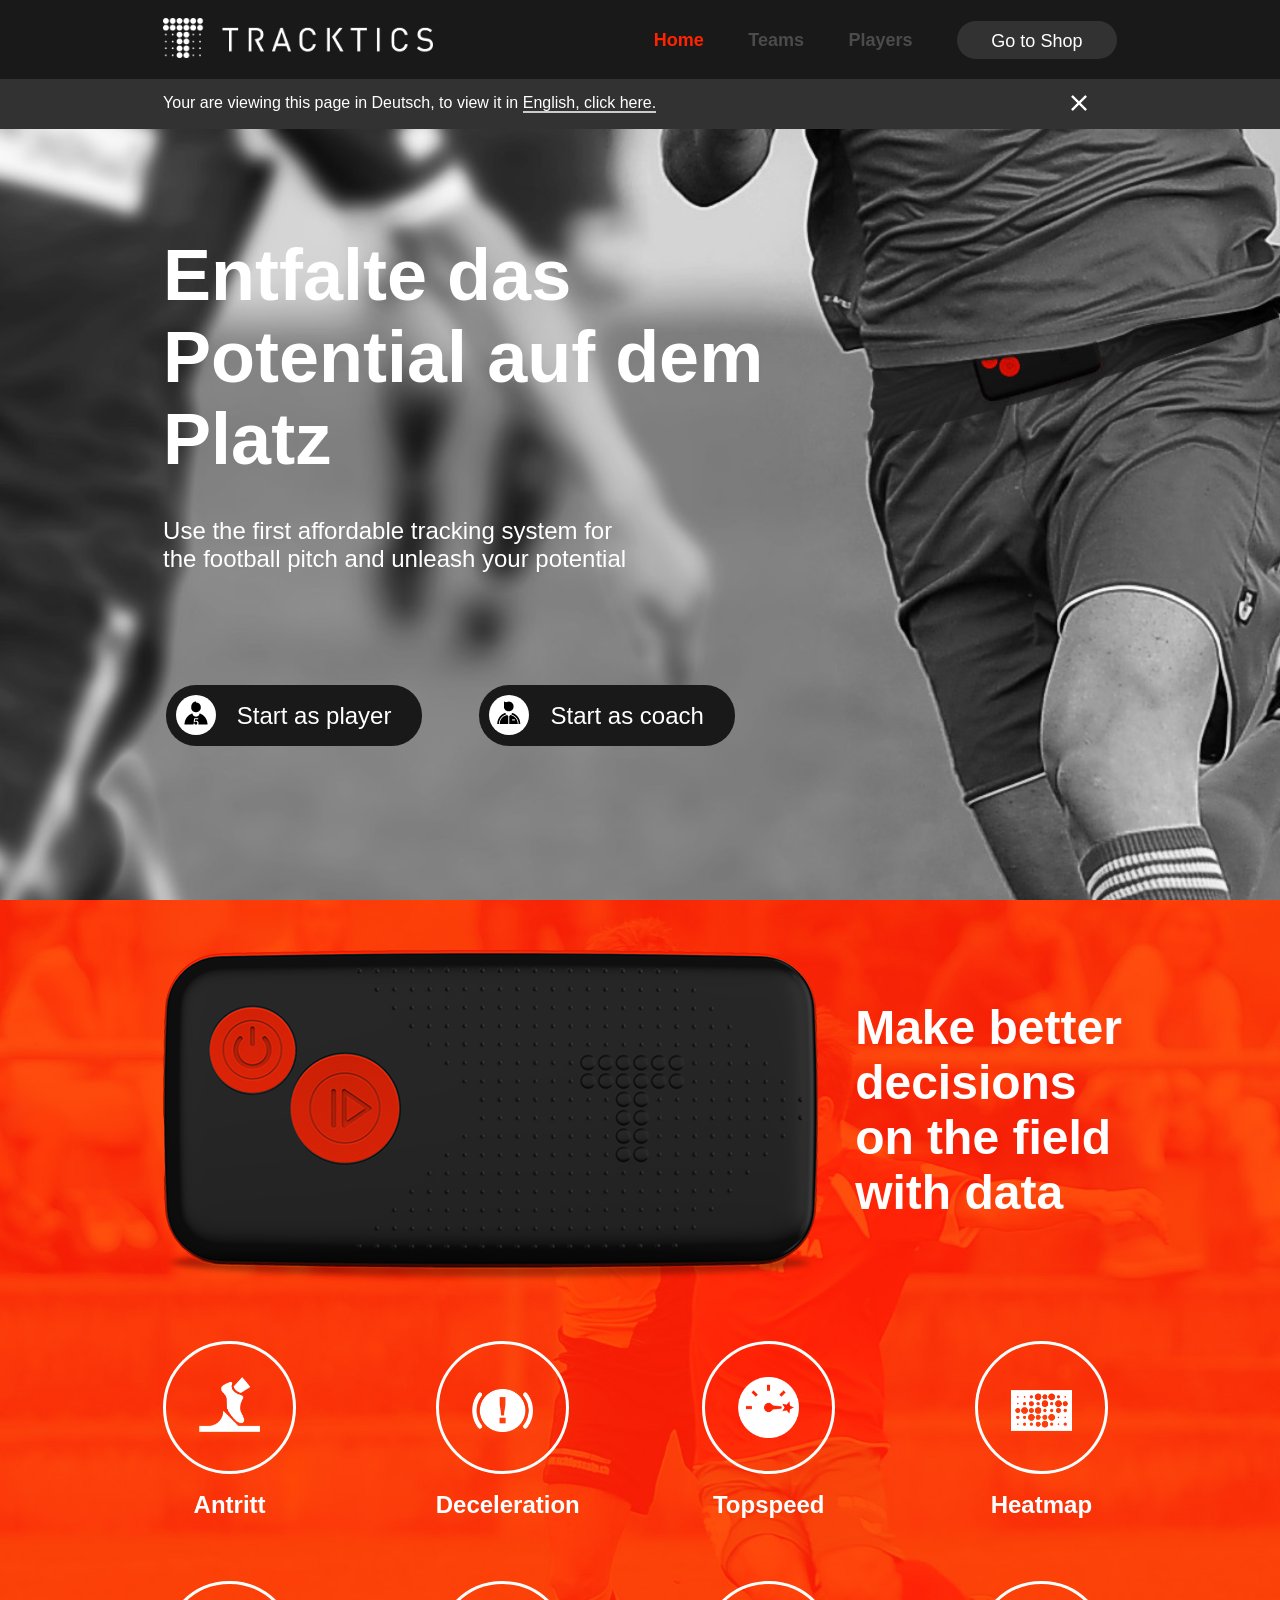
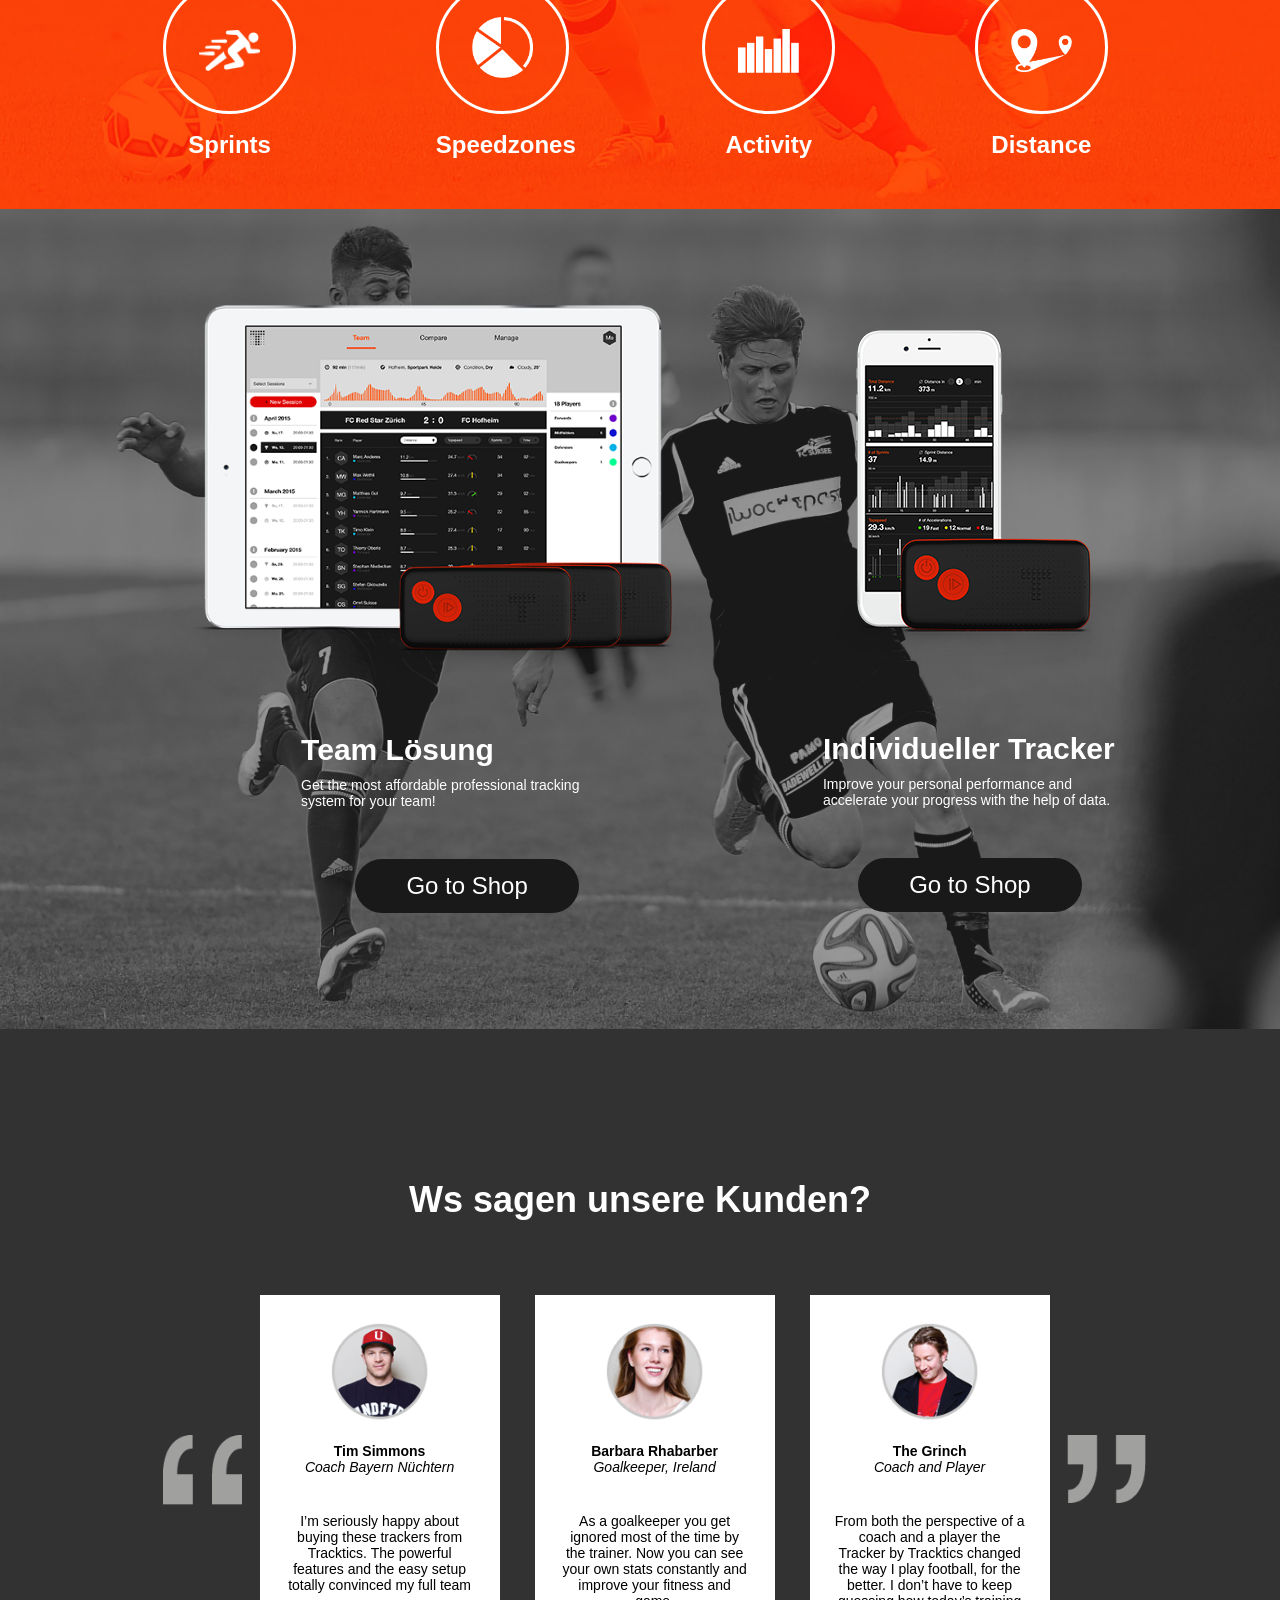
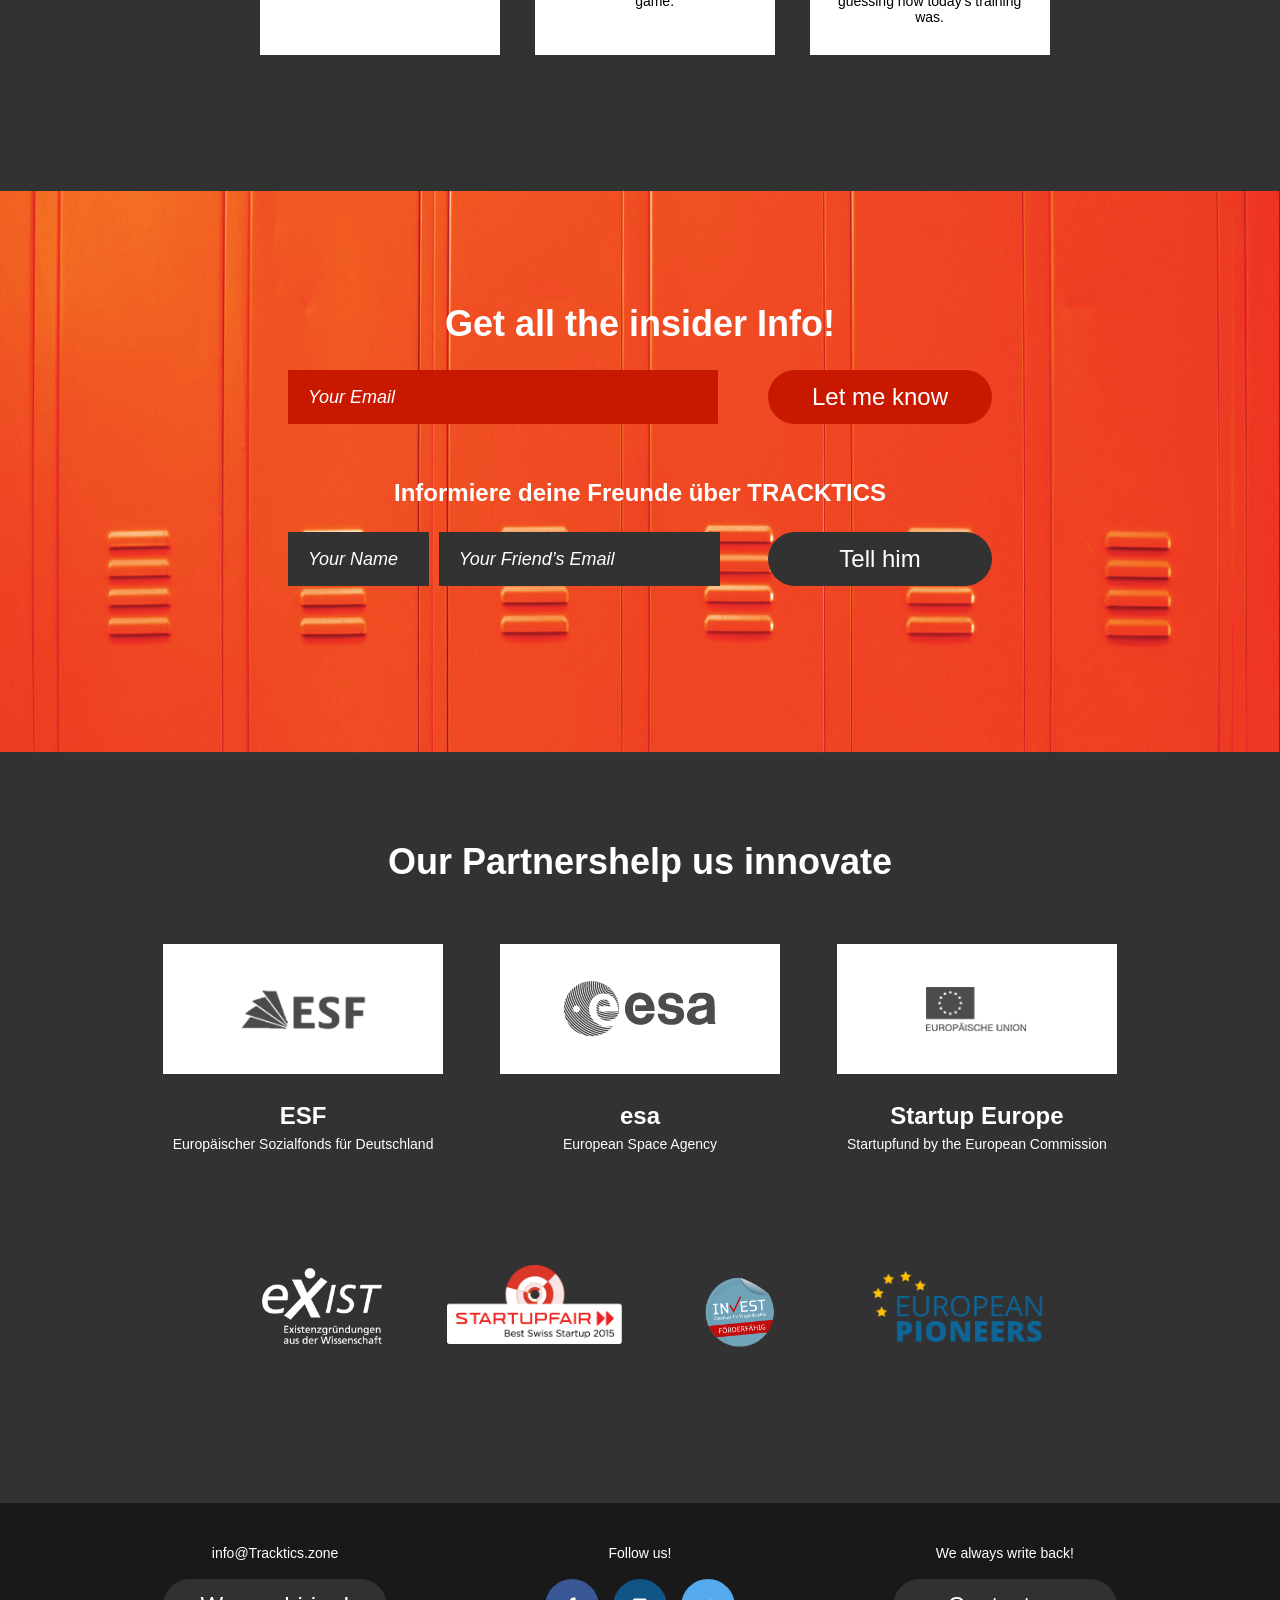
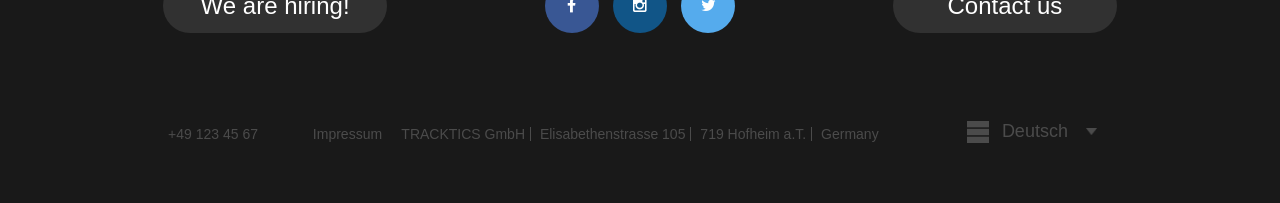
<file: index_de.html>
﻿<!DOCTYPE html>
<html lang="en">
<head>
    <meta charset="UTF-8">
    <meta name="viewport" content="width=device-width, initial-scale=1">
    <title>Tracktics - DE | Landing Page</title>

    <link rel="stylesheet" href="bower_components/bootstrap/dist/css/bootstrap.css">
    <link rel="stylesheet" href="bower_components/font-awesome/css/font-awesome.css">
    <link href='https://fonts.googleapis.com/css?family=Open+Sans:400,700,300,600' rel='stylesheet' type='text/css'>
    <!--<link rel="stylesheet" href="css/style.css">-->




    <link rel="stylesheet/less" type="text/css" href="css/variables.less" />

    <link rel="stylesheet/less" type="text/css" href="css/style.less" />
    <link rel="stylesheet/less" type="text/css" href="css/medias.less" />
    <link rel="stylesheet/less" type="text/css" href="css/mobile2.less" />
    <link rel="stylesheet" type="text/css" href="bower_components/slick-carousel/slick/slick.css" />
    <link rel="stylesheet" type="text/css" href="bower_components/slick-carousel/slick/slick-theme.css" />

    <script src="bower_components/jquery/dist/jquery.min.js"></script>
    <script src="bower_components/bootstrap/dist/js/bootstrap.js"></script>
    <script src="./js/general.js"></script>

    <script>
        var tmpWidth = effectiveDeviceWidth();
        var tmpHeight = effectiveDeviceHeight();

        //if (tmpWidth < tmpHeight) {
        //    var tmp = tmpWidth;
        //    tmpWidth = tmpHeight;
        //    tmpHeight = tmp;
        //}
        less = {
            env: "development",
            async: false,
            fileAsync: false,
            poll: 1000,
            functions: {},
            dumpLineNumbers: "comments",
            globalVars: {
                sw: tmpWidth + "px",
                sh: tmpHeight + "px"
            },
        };
    </script>
    <script src="js/less.min.js" type="text/javascript"></script>
    <script type="text/javascript" src="bower_components/slick-carousel/slick/slick.js"></script>
    <script src="js/index.js"></script>
</head>
<body>
<nav class="navigation">
    <div class="main-container">
        <div class="clearfix secondary-container">
            <div class="logo">
                <a href="index_de.html">
                    <div class="navbar_image_wrapper">
                        <img src="img/Logo.png" alt="Logo" class="img-responsive">
                    </div>
                </a>
            </div>
            <div class="hidden mobile_visible nav_toggle" onclick="NavigationToggle(this)">
                <div class="navbar_image_wrapper closed">
                    <img src="img/nav_open.png" alt="Logo" class="img-responsive">
                </div>
                <div class="navbar_image_wrapper opened hidden">
                    <img src="img/nav_close.png" alt="Logo" class="img-responsive">
                </div>
            </div>
            <ul class="list-inline mobile_hidden">
                <li class="active"><a href="index_de.html">Home</a></li>
                <li><a href="teams_de.html">Teams</a></li>
                <li><a href="players_de.html">Players</a></li>
                <li class="go_to_shop"><a href="buyProduct.html" class="btn menu-btn">Go to Shop</a></li>
            </ul>

            <ul class="list-inline mobile">
                <li class="active"><a href="index_de.html">Home</a></li>
                <li><a href="teams_de.html">Teams</a></li>
                <li><a href="players_de.html">Players</a></li>
                <li class="language">
                    <div class="toggle_language">
                        <a href="#" class="english_toggle">
                            <span class="english add_margin"><img src="img/german.png" alt=""></span>German&nbsp;<span class="caret"></span>
                        </a>
                        <ul id="changeLanguage">
                            <li class="german_drop">
                                <a href="index.html">
                                    <span class="english"></span>English
                                </a>
                            </li>
                        </ul>
                    </div>
                </li>
                <li class="go_to_shop"><a href="buyProduct.html" class="btn menu-btn">Go to Shop</a></li>
            </ul>
        </div>

    </div>
    <div class="language-selector mobile_hidden">
        <div class="main-container">
            <div class="clearfix secondary-container">
                <p class="">Your are viewing this page in Deutsch, to view it in <a href="index.html">English, click here.</a></p>
                <div class="image-wrapper close-lang">
                    <img src="img/nav_close.png" alt="" class="img-responsive">
                </div>
            </div>
        </div>

    </div>
</nav>

<section class="header-section">
    <div class="clearfix main-container center-inside-mobile">
        <div class="one-column">
            <h1>Entfalte das <br> Potential auf dem <br> Platz</h1>
            <p>Use the first affordable tracking system for <br> the football pitch and unleash your potential </p>
            <div class="header-buttons clearfix">
                <a href="#" class="btn custom-btn"><span> <img src="img/player.png" class="img-responsive" alt=""></span>Start as player</a>
                <a href="#" class="btn custom-btn"><span><img src="img/coach.png" class="img-responsive" alt=""></span>Start as coach</a>
            </div>
        </div>
    </div>
</section>

<section class="metrics-section">
    <div class="main-container">
        <div class="clearfix secondary-container">
            <div class="custom_row margin_botton_49 clearfix">
                <div class="one-column">
                    <div class="image_wrapper tracker_landingpage">
                        <img src="img/Tracker_Metrics_Landingpage_1.png" alt="" class="img-responsive">
                    </div>
                </div>
                <div class="two-column">
                    <h2>Make better <br> decisions <br class="mobile_hidden"> on the field <br> with data</h2>
                </div>
            </div>
            <div class="features">
                <ul class="clearfix list-inline">
                    <li class="li_only_right_margin">
                        <div class="circle">
                            <img src="img/1.png" alt="" class="img-responsive acceleration">
                        </div>
                        <p>Antritt</p>
                    </li>
                    <li class="li_margin">
                        <div class="circle">
                            <img src="img/deceleration.png" alt="" class="img-responsive deceleration">
                        </div>
                        <p>Deceleration</p>
                    </li>
                    <li class="li_margin">
                        <div class="circle">
                            <img src="img/3.png" alt="" class="img-responsive topspeed">
                        </div>
                        <p>Topspeed</p>
                    </li>
                    <li class="li_only_left_margin">
                        <div class="circle">
                            <img src="img/4.png" alt="" class="img-responsive heatmap">
                        </div>
                        <p>Heatmap</p>
                    </li>
                </ul>
                <ul class="clearfix list-inline" style="margin-top: 62px;">
                    <li class="li_only_right_margin">
                        <div class="circle">
                            <img src="img/Sprints.png" alt="" class="img-responsive sprints">
                        </div>
                        <p>Sprints</p>
                    </li>
                    <li class="li_margin">
                        <div class="circle">
                            <img src="img/Speed.png" alt="" class="img-responsive speedzones">
                        </div>
                        <p>Speedzones</p>
                    </li>
                    <li class="li_margin">
                        <div class="circle">
                            <img src="img/activity.png" alt="" class="img-responsive activity">
                        </div>
                        <p>Activity</p>
                    </li>
                    <li class="li_only_left_margin">
                        <div class="circle">
                            <img src="img/distance.png" alt="" class="img-responsive distance">
                        </div>
                        <p>Distance</p>
                    </li>
                </ul>
            </div>

        </div>
    </div>
</section>

<section class="product-section">
    <div class="main-container">
        <div class="clearfix secondary-container">
            <div class="one-column">
                <div class="image_wrapper ipad">
                    <img src="img/iPad_with_Trackers_Ranking_1.png" alt="" class="img-responsive">
                </div>
                <div class="align_center_container">
                    <div class="product-title">
                        <h3>Team Lösung</h3>
                        <p>Get the most affordable professional tracking <br> system for your team!</p>
                    </div>
                </div>
                <div class="buy-button">
                    <a href="buyProduct.html" class="btn myBtn">Go to Shop</a>
                </div>
            </div>
            <div class="two-column">
                <div class="image_wrapper singleProduct1">
                    <img src="img/iPhone_6_withTracker_1.png" alt="" class="img-responsive">
                </div>
                <div class="align_center_container">
                    <div class="product-title">
                        <h3>Individueller Tracker</h3>
                        <p>Improve your personal performance and <br> accelerate your progress with the help of data.</p>
                    </div>
                </div>
                <div class="buy-button">
                    <a href="buyProduct.html" class="btn myBtn">Go to Shop</a>
                </div>
            </div>
        </div>
    </div>
</section>

<section class="recommend-section">
    <div class="main-container">
        <h2>Ws sagen unsere Kunden?</h2>
        <div class="quotes_container">
            <div class="quote_img">
                <div class="image_wrapper quotes">
                    <img src="img/quoteLeft.png" alt="" class="img-responsive">
                </div>
            </div>
            <div class="quote_item">
                <div class="user">
                    <div class="image_wrapper tim">
                        <img src="img/tim.png" alt="" class="img-responsive">
                    </div>
                    <h4>Tim Simmons</h4>
                    <p style="margin-bottom: 38px; font-style: italic">Coach Bayern Nüchtern</p>
                    <p>I’m seriously happy about buying these trackers from Tracktics. The powerful features and the easy setup totally convinced my full team</p>
                </div>
            </div>
            <div class="quote_item">
                <div class="user">
                    <div class="image_wrapper barbara">
                        <img src="img/barbara.png" alt="" class="img-responsive">
                    </div>
                    <h4>Barbara Rhabarber</h4>
                    <p style="margin-bottom: 38px; font-style: italic">Goalkeeper, Ireland</p>
                    <p>As a goalkeeper you get ignored most of the time by the trainer. Now you can see your own stats constantly and improve your fitness and game.</p>
                </div>
            </div>
            <div class="quote_item">
                <div class="user">
                    <div class="image_wrapper grinch">
                        <img src="img/grinch.png" alt="" class="img-responsive">
                    </div>
                    <h4>The Grinch</h4>
                    <p style="margin-bottom: 38px; font-style: italic">Coach and Player</p>
                    <p>From both the perspective of a coach and a player the Tracker by Tracktics changed the way I play football, for the better. I don’t have to keep guessing how today’s training was.</p>
                </div>
            </div>
            <div class="quote_img">
                <div class="image_wrapper quotes">
                    <img src="img/quoteRight.png" alt="" class="img-responsive">
                </div>
            </div>
        </div>

        <div class="index_slick hidden  mobile_visible display_block ">
            <div>
                <div class="quote_item">
                    <div class="user">
                        <div class="image_wrapper tim">
                            <img src="img/tim.png" alt="" class="img-responsive">
                        </div>
                        <h4>Tim Simmons</h4>
                        <p style="margin-bottom: 38px; font-style: italic">Coach Bayern Nüchtern</p>
                        <p>I’m seriously happy about buying these trackers from Tracktics. The powerful features and the easy setup totally convinced my full team</p>
                    </div>
                </div>
            </div>
            <div>
                <div class="quote_item">
                    <div class="user">
                        <div class="image_wrapper barbara">
                            <img src="img/barbara.png" alt="" class="img-responsive">
                        </div>
                        <h4>Barbara Rhabarber</h4>
                        <p style="margin-bottom: 38px; font-style: italic">Goalkeeper, Ireland</p>
                        <p>As a goalkeeper you get ignored most of the time by the trainer. Now you can see your own stats constantly and improve your fitness and game.</p>
                    </div>
                </div>
            </div>
            <div>
                <div class="quote_item">
                    <div class="user">
                        <div class="image_wrapper grinch">
                            <img src="img/grinch.png" alt="" class="img-responsive">
                        </div>
                        <h4>The Grinch</h4>
                        <p style="margin-bottom: 38px; font-style: italic">Coach and Player</p>
                        <p>From both the perspective of a coach and a player the Tracker by Tracktics changed the way I play football, for the better. I don’t have to keep guessing how today’s training was.</p>
                    </div>
                </div>
            </div>
        </div>
    </div>
</section>

<section class="newsletter">
    <div class="main-container">
        <div class="clearfix secondary-container">
            <h2 class="insider-heading">Get all the insider Info!</h2>
            <div class="email clearfix insider">
                <input type="text" placeholder="Your Email">
                <a id="insider" class="btn myBtn">Let me know</a>
            </div>
            <div class="image_wrapper newsletter-sent">
                <img src="img/Tracktics-Newsletter-2.png" class="img-responsive" alt="">
            </div>

            <h3 class="friend-heading">Informiere deine Freunde über TRACKTICS</h3>
            <div class="email clearfix tellfriend">
                <input type="text" placeholder="Your Name">
                <input type="text" placeholder="Your Friend’s Email">
                <a id="friend" class="btn myBtn">Tell him</a>
            </div>
            <!--     <a href="#" class="btn myBtn friend">+ Add a Friend</a>-->
            <div class="request">
                <div class="image_wrapper request-friend">
                    <img src="img/Tracktics-Newsletter-1.png" class="img-responsive" alt="">
                </div>
                <div class="image_wrapper request-sent">
                    <!--<img src="img/Tracktics-Newsletter-3.png" class="img-responsive" alt="">-->
                </div>
            </div>

        </div>
    </div>
</section>


<section class="partners">

    <div class="main-container">
        <div class="clearfix secondary-container">
            <h2>Our Partners<br class="mobile_visible hidden" />help us innovate</h2>
            <div class="partner-container clearfix">
                <div class="partner-div">
                    <div class="partner-img">
                        <div class="image_wrapper partner-1">
                            <img src="img/ESF_Logo.png" alt="" class="img-responsive">
                        </div>
                    </div>
                    <h3>ESF</h3>
                    <p>Europäischer Sozialfonds für Deutschland</p>
                </div>

                <div class="partner-div">
                    <div class="partner-img">
                        <div class="image_wrapper partner-2">
                            <img src="img/partner-2.png" alt="" class="img-responsive">
                        </div>
                    </div>
                    <h3>esa</h3>
                    <p>European Space Agency</p>
                </div>

                <div class="partner-div">
                    <div class="partner-img">
                        <div class="image_wrapper partner-3">
                            <img src="img/europe.png" alt="" class="img-responsive">
                        </div>
                    </div>
                    <h3>Startup Europe</h3>
                    <p>Startupfund by the European Commission</p>
                </div>
            </div>
            <div class="clearfix sponsor-container">
                <!--<h3>Trusted and recommended by</h3>-->

                <div class="sponsor-div">
                    <div class="sponsor-img">
                        <div class="image_wrapper sponsor-1">
                            <img src="img/sponsor-1.png" alt="" class="img-responsive">
                        </div>
                    </div>
                    <div class="sponsor-img">
                        <div class="image_wrapper sponsor-2">
                            <img src="img/sponsor-2.png" alt="" class="img-responsive">
                        </div>
                    </div>
                    <div class="sponsor-img">
                        <div class="image_wrapper sponsor-3">
                            <img src="img/INVEST_Badge_no_bg.png" alt="" class="img-responsive">
                        </div>
                    </div>
                    <div class="sponsor-img">
                        <div class="image_wrapper sponsor-4">
                            <img src="img/EP_large_nobg.png" alt="" class="img-responsive">
                        </div>
                    </div>
                </div>

            </div>
        </div>
    </div>

</section>

<footer class="footer">
    <div class="main-container">
        <div class="clearfix secondary-container">
            <div class="social">
                <div class="hiring">
                    <p><a href="mailto:info@Tracktics.zone">info@Tracktics.zone</a></p>
                    <a href="openPos.html" class="btn myBtn">We are hiring!</a>
                </div>
                <div class="social-icons">
                    <p>Follow us!</p>
                    <ul class="list-inline">
                        <li><a href="http://www.facebook.com" class="facebook"><i class="fa fa-facebook"></i></a></li>
                        <li><a href="http://www.instagram.com" class="instagram"><i class="fa fa-instagram"></i></a></li>
                        <li><a href="https://twitter.com/TrackticsZone" class="twitter"><i class="fa fa-twitter"></i></a></li>
                    </ul>
                </div>
                <div class="contact">
                    <p>We always write back!</p>
                    <a href="contact.html" class="btn myBtn">Contact us</a>
                </div>
            </div>

            <div class="info-list clearfix">

                <ul class="list-inline">
                    <li class="pull">
                        <ul>
                            <li>+49 123 45 67</li>
                            <li>Impressum</li>
                        </ul>
                    </li>


                    <li>
                        <ul class="second-list list-inline">
                            <li>TRACKTICS GmbH</li>
                            <li>Elisabethenstrasse 105</li>
                            <li>719 Hofheim a.T.</li>
                            <li>Germany</li>
                        </ul>
                    </li>
                    <li class="language push">
                        <div class="toggle_language">
                            <a class="english_toggle">
                                <span class="english_bottom add_margin"></span><span class="language-text">Deutsch&nbsp;</span><span class="bottom-caret"></span>
                            </a>
                            <ul id="changeLanguage">
                                <li class="german_drop">
                                    <a href="index.html">
                                        <span class="english"></span><span class="language-text">English</span>
                                    </a>
                                </li>
                            </ul>
                        </div>
                    </li>
                </ul>

            </div>
            <div class="mobile_hiring mobile_visible hidden">
                <p>+49 123 45 67 - info@Tracktics.zone</p>
                <div class="mobile_footer_buttons">
                    <a href="noPosition.html" class="btn myBtn">We are hiring!</a>
                    <a href="contact.html" class="btn myBtn">Contact us</a>
                </div>
                <p class="left">TRACKTICS GmbH</p>
                <p class="right">Impressum</p>
            </div>

        </div>
    </div>
</footer>



</body>
</html>
</file>
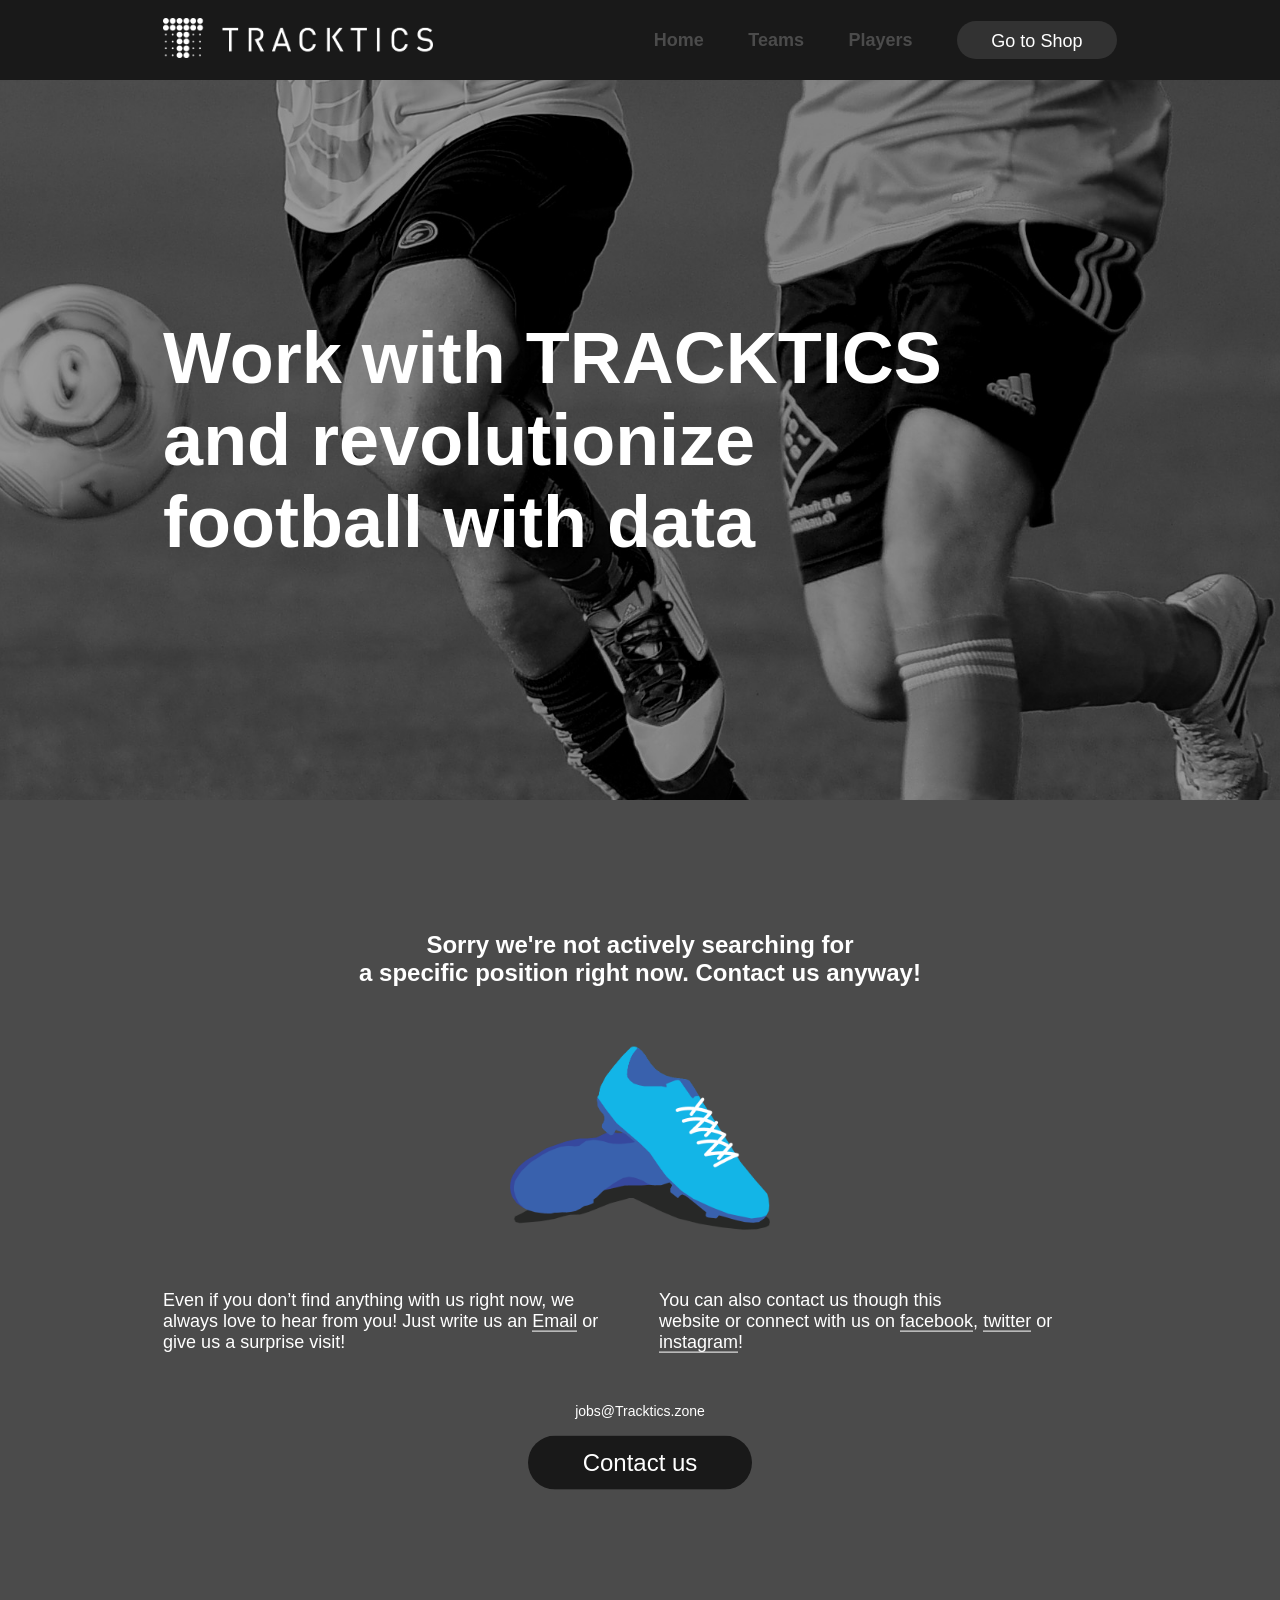
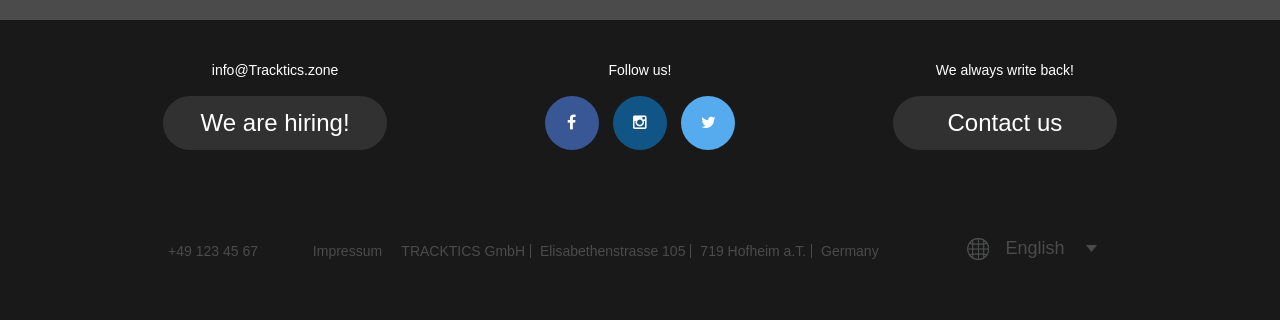
<file: noPosition.html>
﻿<!DOCTYPE html>
<html lang="en">
<head>
    <meta charset="UTF-8">
    <meta name="viewport" content="width=device-width, initial-scale=1">
    <title>Tracktics | Hiring</title>

    <link rel="stylesheet" href="bower_components/bootstrap/dist/css/bootstrap.css">
    <link rel="stylesheet" href="bower_components/font-awesome/css/font-awesome.css">
    <link href='https://fonts.googleapis.com/css?family=Open+Sans:400,700,300,600' rel='stylesheet' type='text/css'>

    <link rel="stylesheet/less" type="text/css" href="css/variables.less" />
    <link rel="stylesheet/less" type="text/css" href="css/style.less" />
    <link rel="stylesheet/less" type="text/css" href="css/medias.less" />
    <link rel="stylesheet/less" type="text/css" href="css/mobile2.less" />

    <script src="bower_components/jquery/dist/jquery.min.js"></script>
    <script src="bower_components/bootstrap/dist/js/bootstrap.js"></script>
    <script src="./js/general.js"></script>
    <script>
        var tmpWidth = effectiveDeviceWidth();
        var tmpHeight = effectiveDeviceHeight();

        //if (tmpWidth < tmpHeight) {
        //    var tmp = tmpWidth;
        //    tmpWidth = tmpHeight;
        //    tmpHeight = tmp;
        //}
        less = {
            env: "development",
            async: false,
            fileAsync: false,
            poll: 1000,
            functions: {},
            dumpLineNumbers: "comments",
            globalVars: {
                sw: tmpWidth + "px",
                sh: tmpHeight + "px"
            },
        };
    </script>
    <script src="js/less.min.js" type="text/javascript"></script>

</head>
<body>

<nav class="navigation">
    <div class="main-container">
        <div class="clearfix secondary-container">
            <div class="logo">
                <a href="index.html">
                    <div class="navbar_image_wrapper">
                        <img src="img/Logo.png" alt="Logo" class="img-responsive">
                    </div>
                </a>
            </div>
            <div class="hidden mobile_visible nav_toggle" onclick="NavigationToggle(this)">
                <div class="navbar_image_wrapper closed">
                    <img src="img/nav_open.png" alt="Logo" class="img-responsive">
                </div>
                <div class="navbar_image_wrapper opened hidden">
                    <img src="img/nav_close.png" alt="Logo" class="img-responsive">
                </div>
            </div>
            <ul class="list-inline mobile_hidden">
                <li><a href="index.html">Home</a></li>
                <li><a href="teams.html">Teams</a></li>
                <li><a href="players.html">Players</a></li>
                <li class="go_to_shop"><a href="buyProduct.html" class="btn menu-btn">Go to Shop</a></li>
            </ul>

            <ul class="list-inline mobile">
                <li><a href="index.html">Home</a></li>
                <li><a href="teams.html">Teams</a></li>
                <li><a href="players.html">Players</a></li>
                <li class="language">
                    <div class="toggle_language">
                        <a href="#" class="english_toggle">
                            <span class="english add_margin"><img src="img/english.png" alt=""></span>English&nbsp;<span class="caret"></span>
                        </a>
                        <ul id="changeLanguage">
                            <li class="german_drop">
                                <a href="#">
                                    <span class="english"></span>German
                                </a>
                            </li>
                        </ul>
                    </div>
                </li>
                <li class="go_to_shop"><a href="buyProduct.html" class="btn menu-btn">Go to Shop</a></li>
            </ul>
        </div>

    </div>
    <!--<div class="language-selector mobile_hidden">
        <div class="main-container">
            <div class="clearfix secondary-container">
                <p class="">Your are viewing this page in English, to view it in <a href="#">Deutsch, click here.</a></p>
                <div class="image-wrapper close-lang">
                    <img src="img/nav_close.png" alt="" class="img-responsive">
                </div>
            </div>
        </div>

    </div>-->
</nav>

<section class="positions-header">
    <div class="main-container  center-inside-mobile">
        <div class="clearfix secondary-container">
            <div class="one-column">
                <h1>Work with TRACKTICS <br> and revolutionize <br> football with data</h1>
            </div>
        </div>
    </div>
</section>

<section class="noPos">
    <div class="clearfix main-container center-inside-mobile">
        <div class="clearfix secondary-container noPlace" >
           <!-- <h1>Work with TRACKTICS <br> and revolutionize <br> football with data</h1>-->
            <div class="one-column text-center" ><!--style="    margin-bottom: 10px;"-->
                <h3>Sorry we're not actively searching for <br class="mobile_hidden" > a specific position right now. Contact us anyway! </h3>
                <div class="image-wrapper shoes-image">
                    <img src="img/noPos.png" class="img-responsive" alt="">
                </div>
            </div>
        </div>

        <div class="clearfix secondary-container text-info">
            <div class="clearfix margin-bottom">
                <div class="one-column">
                    <p>Even if you don’t find anything with us right now, we always love to hear from you! Just write us an
                        <a href="mailto:jobs@Tracktics.zone" class="underline">Email</a> or give us a surprise visit!</p>
                </div>
                <div class="two-column">
                    <p>You can also contact us though this <br> website or connect with us on <a href="http://www.facebook.com" class="underline">facebook</a>, <a href="https://twitter.com/TrackticsZone" class="underline">twitter</a> or <a href="http://www.instagram.com" class="underline">instagram</a>!</p>
                </div>
            </div>
            <div class="clearfix text-center"> <!--style="position: relative;top: 67px; height: 88px;"-->
                    <p class="mobile_hidden" style="font-size: 14px; margin-bottom: 17px;"><a href="mailto:jobs@Tracktics.zone">jobs@Tracktics.zone</a></p>
                    <a href="contact.html" class="btn myBtn">Contact us</a>
                    <p class="mobile_visible" style="font-size: 12px; margin-bottom: 17px;"><a href="mailto:jobs@Tracktics.zone">jobs@Tracktics.zone</a></p>
            </div>

        </div>
    </div>
</section>

<footer class="footer">
    <div class="main-container">
        <div class="clearfix secondary-container">
            <div class="social">
                <div class="hiring">
                    <p><a href="mailto:info@Tracktics.zone">info@Tracktics.zone</a></p>
                    <a href="openPos.html" class="btn myBtn">We are hiring!</a>
                </div>
                <div class="social-icons">
                    <p>Follow us!</p>
                    <ul class="list-inline">
                        <li><a href="http://www.facebook.com" class="facebook"><i class="fa fa-facebook"></i></a></li>
                        <li><a href="http://www.instagram.com" class="instagram"><i class="fa fa-instagram"></i></a></li>
                        <li><a href="https://twitter.com/TrackticsZone" class="twitter"><i class="fa fa-twitter"></i></a></li>
                    </ul>
                </div>
                <div class="contact">
                    <p>We always write back!</p>
                    <a href="contact.html" class="btn myBtn">Contact us</a>
                </div>
            </div>

            <div class="info-list clearfix">

                <ul class="list-inline">
                    <li class="pull">
                        <ul>
                            <li>+49 123 45 67</li>
                            <li>Impressum</li>
                        </ul>
                    </li>


                    <li>
                        <ul class="second-list list-inline">
                            <li>TRACKTICS GmbH</li>
                            <li>Elisabethenstrasse 105</li>
                            <li>719 Hofheim a.T.</li>
                            <li>Germany</li>
                        </ul>
                    </li>
                    <li class="language push">
                        <div class="toggle_language">
                            <a class="english_toggle">
                                <span class="english add_margin"></span><span class="language-text">English&nbsp;</span><span class="bottom-caret"></span>
                            </a>
                            <ul id="changeLanguage">
                                <li class="german_drop">
                                    <a href="#">
                                        <span class="english_bottom"></span><span class="language-text">Deutsch</span>
                                    </a>
                                </li>
                            </ul>
                        </div>
                    </li>
                </ul>

            </div>
            <div class="mobile_hiring mobile_visible hidden">
                <p>+49 123 45 67 - info@Tracktics.zone</p>
                <div class="mobile_footer_buttons">
                    <a href="noPosition.html" class="btn myBtn">We are hiring!</a>
                    <a href="contact.html" class="btn myBtn">Contact us</a>
                </div>
                <p class="left">TRACKTICS GmbH</p>
                <p class="right">Impressum</p>
            </div>

        </div>
    </div>
</footer>




</body>
</html>
</file>
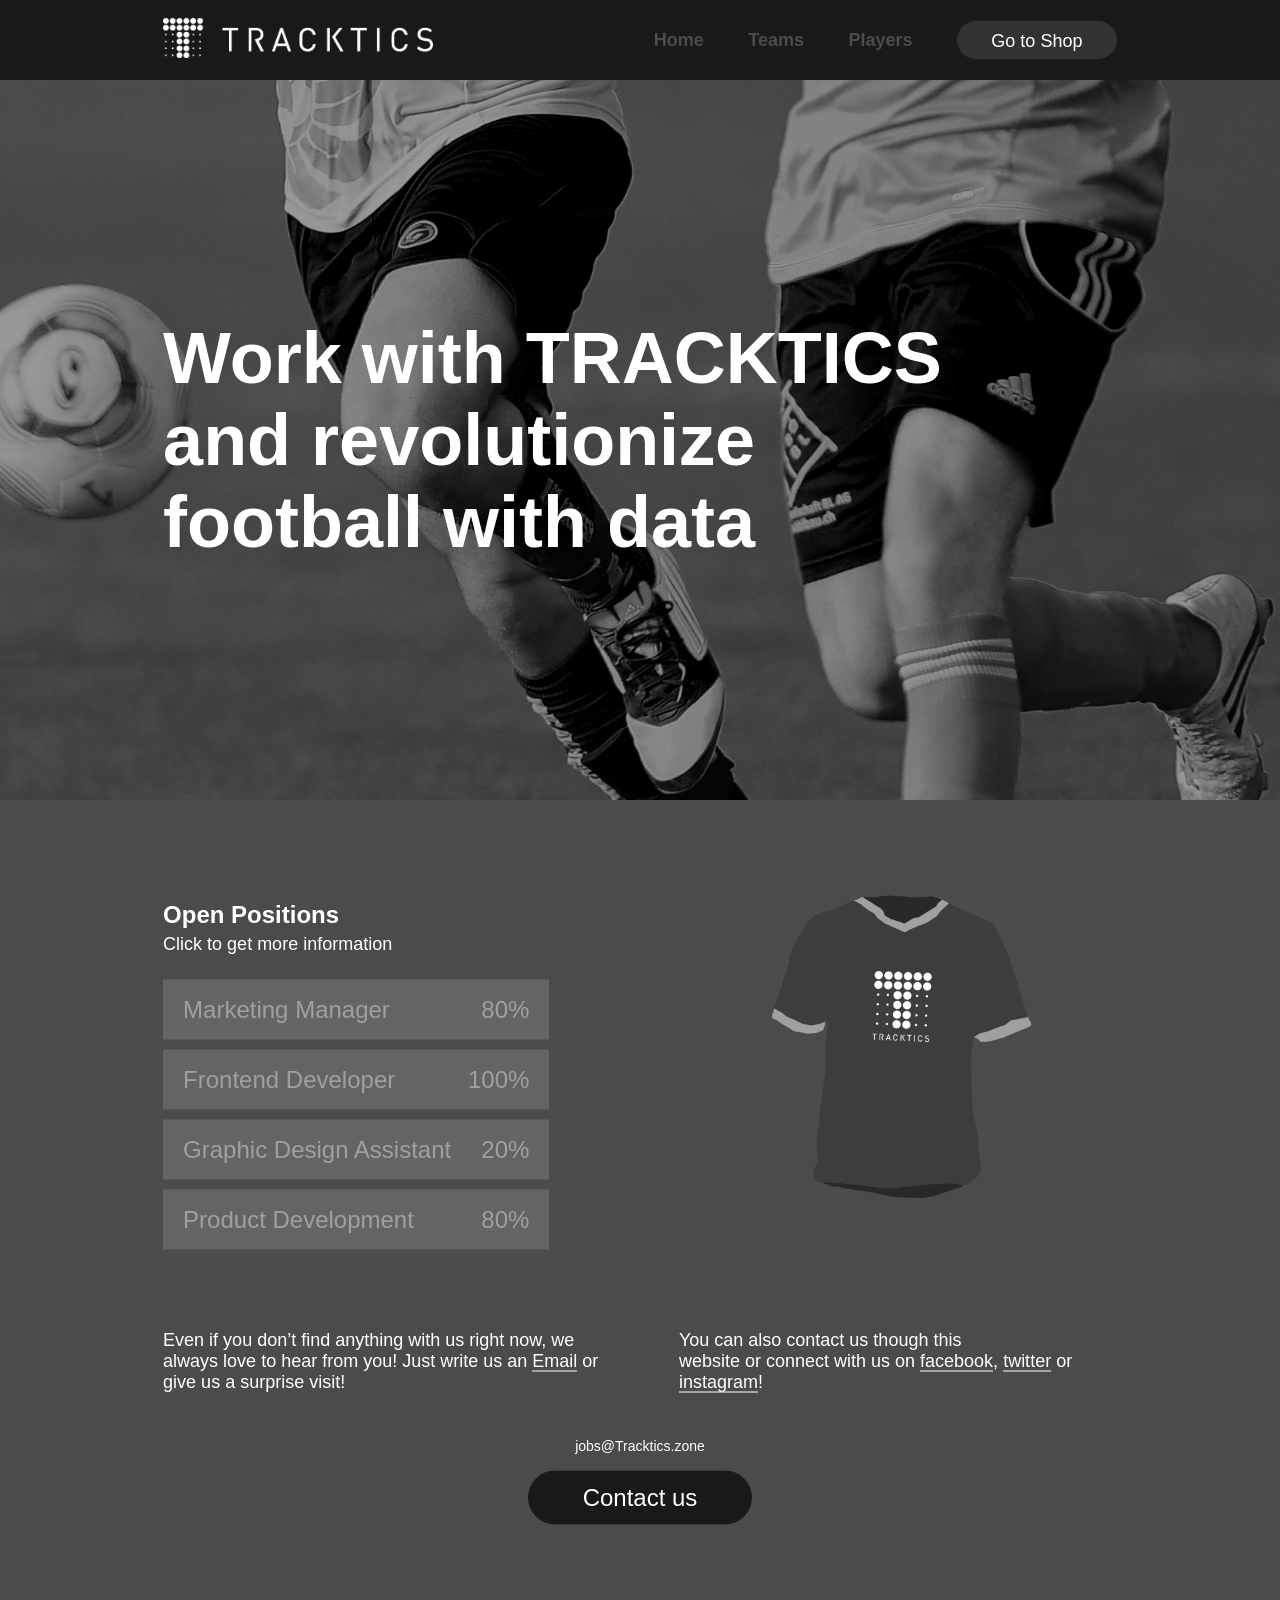
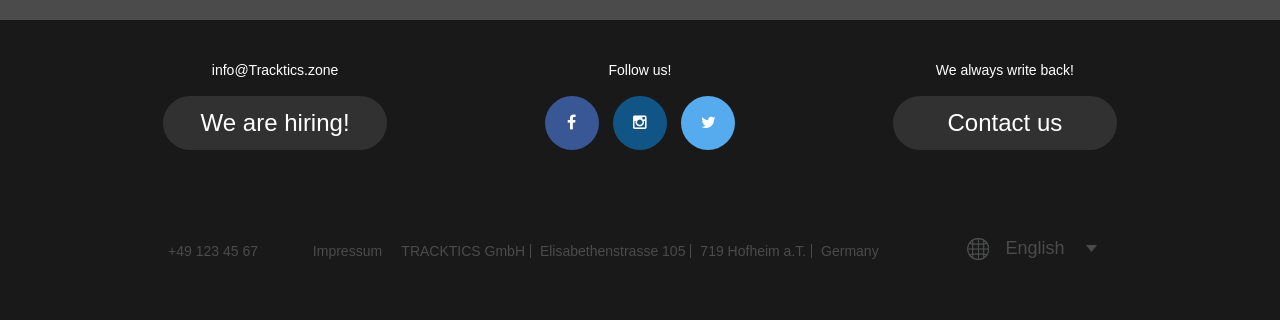
<file: openPos.html>
﻿<!DOCTYPE html>
<html lang="en">
<head>
    <meta charset="UTF-8">
    <meta name="viewport" content="width=device-width, initial-scale=1">
    <title>Tracktics | Hiring</title>

    <link rel="stylesheet" href="bower_components/bootstrap/dist/css/bootstrap.css">
    <link rel="stylesheet" href="bower_components/font-awesome/css/font-awesome.css">
    <link href='https://fonts.googleapis.com/css?family=Open+Sans:400,700,300,600' rel='stylesheet' type='text/css'>

    <link rel="stylesheet/less" type="text/css" href="css/variables.less" />
    <link rel="stylesheet/less" type="text/css" href="css/style.less" />
    <link rel="stylesheet/less" type="text/css" href="css/medias.less" />
    <link rel="stylesheet/less" type="text/css" href="css/mobile2.less" />

    <script src="bower_components/jquery/dist/jquery.min.js"></script>
    <script src="bower_components/bootstrap/dist/js/bootstrap.js"></script>
    <script src="./js/general.js"></script>
    <script>
        var tmpWidth = effectiveDeviceWidth();
        var tmpHeight = effectiveDeviceHeight();

        //if (tmpWidth < tmpHeight) {
        //    var tmp = tmpWidth;
        //    tmpWidth = tmpHeight;
        //    tmpHeight = tmp;
        //}
        less = {
            env: "development",
            async: false,
            fileAsync: false,
            poll: 1000,
            functions: {},
            dumpLineNumbers: "comments",
            globalVars: {
                sw: tmpWidth + "px",
                sh: tmpHeight + "px"
            },
        };
    </script>
    <script src="js/less.min.js" type="text/javascript"></script>

</head>
<body>


<nav class="navigation">
    <div class="main-container ">
        <div class="clearfix secondary-container">
            <div class="logo">
                <a href="index.html">
                    <div class="navbar_image_wrapper">
                        <img src="img/Logo.png" alt="Logo" class="img-responsive">
                    </div>
                </a>
            </div>
            <div class="hidden mobile_visible nav_toggle" onclick="NavigationToggle(this)">
                <div class="navbar_image_wrapper closed">
                    <img src="img/nav_open.png" alt="Logo" class="img-responsive">
                </div>
                <div class="navbar_image_wrapper opened hidden">
                    <img src="img/nav_close.png" alt="Logo" class="img-responsive">
                </div>
            </div>
            <ul class="list-inline mobile_hidden">
                <li><a href="index.html">Home</a></li>
                <li><a href="teams.html">Teams</a></li>
                <li><a href="players.html">Players</a></li>
                <li class="go_to_shop"><a href="buyProduct.html" class="btn menu-btn">Go to Shop</a></li>
            </ul>

            <ul class="list-inline mobile">
                <li><a href="index.html">Home</a></li>
                <li><a href="teams.html">Teams</a></li>
                <li><a href="players.html">Players</a></li>
                <li class="language">
                    <div class="toggle_language">
                        <a href="#" class="english_toggle">
                            <span class="english add_margin"><img src="img/english.png" alt=""></span>English&nbsp;<span class="caret"></span>
                        </a>
                        <ul id="changeLanguage">
                            <li class="german_drop">
                                <a href="#">
                                    <span class="english"></span>German
                                </a>
                            </li>
                        </ul>
                    </div>
                </li>
                <li class="go_to_shop"><a href="buyProduct.html" class="btn menu-btn">Go to Shop</a></li>
            </ul>
        </div>

    </div>
    <!--<div class="language-selector mobile_hidden">
        <div class="main-container">
            <div class="clearfix secondary-container">
                <p class="">Your are viewing this page in English, to view it in <a href="#">Deutsch, click here.</a></p>
                <div class="image-wrapper close-lang">
                    <img src="img/nav_close.png" alt="" class="img-responsive">
                </div>
            </div>
        </div>

    </div>-->
</nav>

<section class="positions-header">
    <div class="main-container center-inside-mobile">
        <div class="clearfix secondary-container">
            <div class="one-column">
                <h1>Work with TRACKTICS <br> and revolutionize <br> football with data</h1>
            </div>
        </div>
    </div>
</section>

<section class="positions">
    <div class="clearfix main-container center-inside-mobile">
        <div class="clearfix secondary-container">
            <!--<h1>Work with TRACKTICS <br> and revolutionize <br> football with data</h1>-->
            <div class="clearfix reorder-xs">
                <div class="one-column">
                    <h3>Open Positions</h3>
                    <p>Click to get more information</p>
                    <div class="open-positions">Marketing Manager <span>80%</span></div>
                    <div class="open-positions">Frontend Developer <span>100%</span></div>
                    <div class="open-positions">Graphic Design Assistant <span>20%</span></div>
                    <div class="open-positions">Product Development <span>80%</span></div>
                </div>
                <div class="two-column">
                    <div class="image_wrapper open-pos-image">
                        <img src="img/shirt.png" class="img-responsive" alt="" >
                    </div>
                </div>
            </div>

        </div>

        <div class="clearfix secondary-container  text-info">
            <div class="clearfix margin-bottom">
                <div class="one-column">
                    <p>Even if you don’t find anything with us right now, we always love to hear from you! Just write us an <a href="mailto:jobs@Tracktics.zone" class="underline">Email</a> or give us a surprise visit!</p>
                </div>
                <div class="two-column">
                    <p>You can also contact us though this <br> website or connect with us on <a href="http://www.facebook.com" class="underline">facebook</a>, <a href="https://twitter.com/TrackticsZone" class="underline">twitter</a> or <a href="http://www.instagram.com" class="underline">instagram</a>!</p>
                </div>
            </div>

            <div class="clearfix text-center" ><!--style="position: relative;top: 43px; height: 88px;"-->
                <p style="font-size: 14px; margin-bottom: 17px;"><a href="mailto:jobs@Tracktics.zone">jobs@Tracktics.zone</a></p>
                <a href="contact.html" class="btn myBtn">Contact us</a>
            </div>

        </div>

    </div>
</section>

<footer class="footer">
    <div class="main-container">
        <div class="clearfix secondary-container">
            <div class="social">
                <div class="hiring">
                    <p><a href="mailto:info@Tracktics.zone">info@Tracktics.zone</a></p>
                    <a href="openPos.html" class="btn myBtn">We are hiring!</a>
                </div>
                <div class="social-icons">
                    <p>Follow us!</p>
                    <ul class="list-inline">
                        <li><a href="http://www.facebook.com" class="facebook"><i class="fa fa-facebook"></i></a></li>
                        <li><a href="http://www.instagram.com" class="instagram"><i class="fa fa-instagram"></i></a></li>
                        <li><a href="https://twitter.com/TrackticsZone" class="twitter"><i class="fa fa-twitter"></i></a></li>
                    </ul>
                </div>
                <div class="contact">
                    <p>We always write back!</p>
                    <a href="contact.html" class="btn myBtn">Contact us</a>
                </div>
            </div>

            <div class="info-list clearfix">

                <ul class="list-inline">
                    <li class="pull">
                        <ul>
                            <li>+49 123 45 67</li>
                            <li>Impressum</li>
                        </ul>
                    </li>


                    <li>
                        <ul class="second-list list-inline">
                            <li>TRACKTICS GmbH</li>
                            <li>Elisabethenstrasse 105</li>
                            <li>719 Hofheim a.T.</li>
                            <li>Germany</li>
                        </ul>
                    </li>
                    <li class="language push">
                        <div class="toggle_language">
                            <a class="english_toggle">
                                <span class="english add_margin"></span><span class="language-text">English&nbsp;</span><span class="bottom-caret"></span>
                            </a>
                            <ul id="changeLanguage">
                                <li class="german_drop">
                                    <a href="#">
                                        <span class="english_bottom"></span><span class="language-text">Deutsch</span>
                                    </a>
                                </li>
                            </ul>
                        </div>
                    </li>
                </ul>

            </div>
            <div class="mobile_hiring mobile_visible hidden">
                <p>+49 123 45 67 - info@Tracktics.zone</p>
                <div class="mobile_footer_buttons">
                    <a href="noPosition.html" class="btn myBtn">We are hiring!</a>
                    <a href="contact.html" class="btn myBtn">Contact us</a>
                </div>
                <p class="left">TRACKTICS GmbH</p>
                <p class="right">Impressum</p>
            </div>

        </div>
    </div>
</footer>


</body>
</html>
</file>
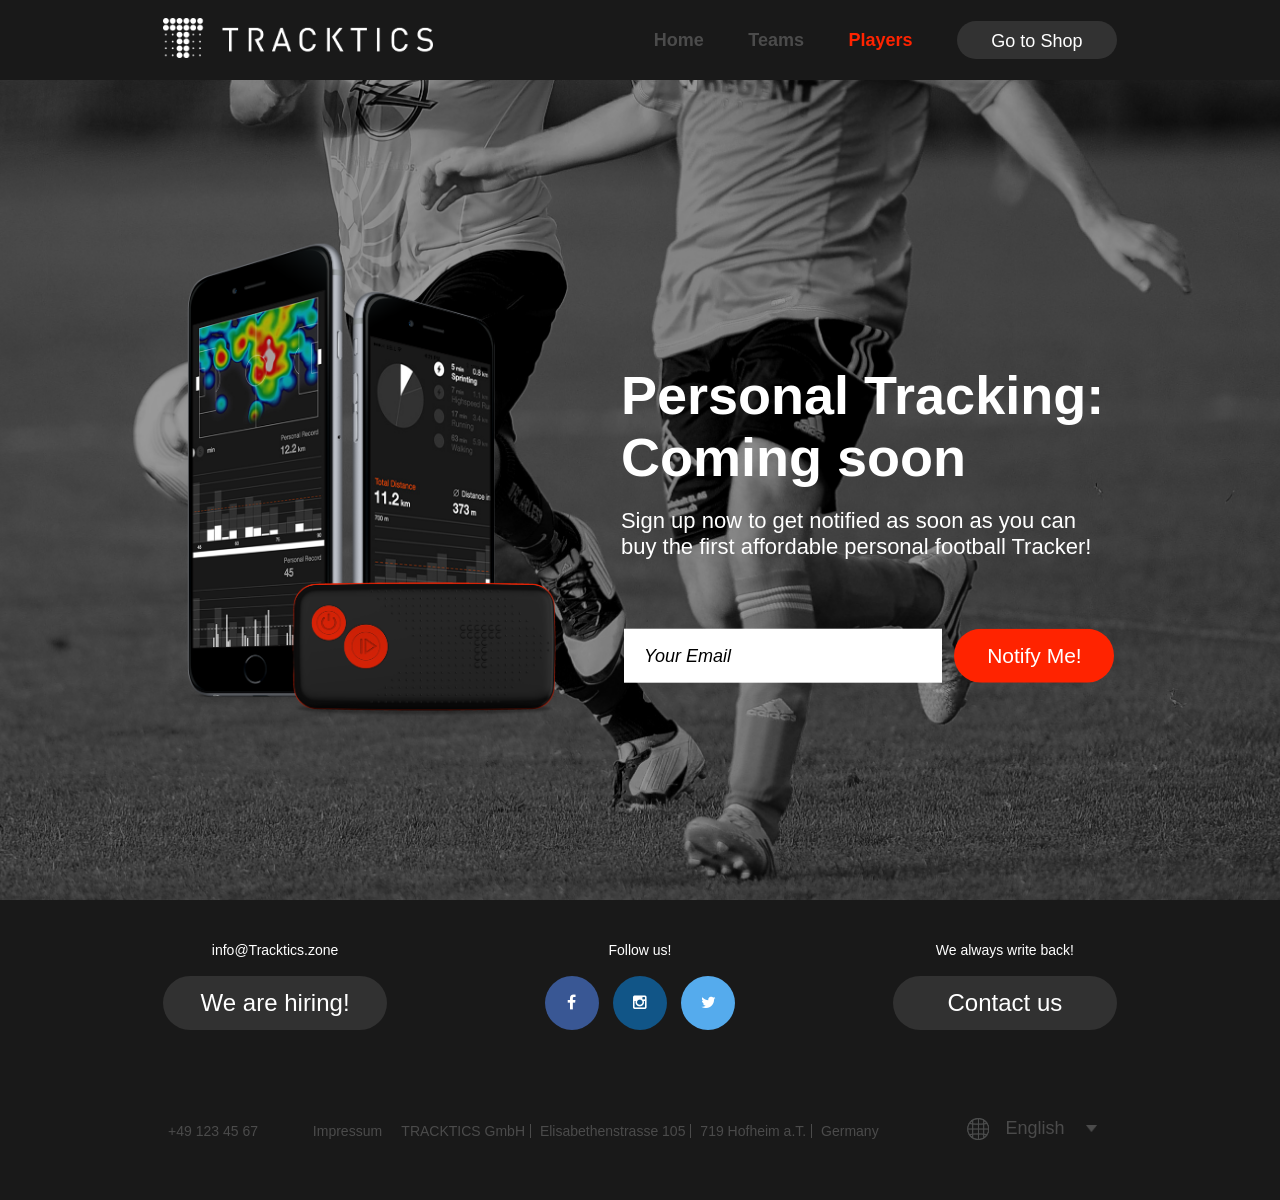
<file: players.html>
﻿<!DOCTYPE html>
<html lang="en">
<head>
    <meta charset="UTF-8">
    <meta name="viewport" content="width=device-width, initial-scale=1">
    <title>Tracktics | Players</title>

    <link rel="stylesheet" href="bower_components/bootstrap/dist/css/bootstrap.css">
    <link rel="stylesheet" href="bower_components/font-awesome/css/font-awesome.css">
    <link href='https://fonts.googleapis.com/css?family=Open+Sans:400,700,300,600' rel='stylesheet' type='text/css'>



    <link rel="stylesheet/less" type="text/css" href="css/variables.less" />

    <link rel="stylesheet/less" type="text/css" href="css/style.less" />
    <link rel="stylesheet/less" type="text/css" href="css/medias.less" />
    <link rel="stylesheet/less" type="text/css" href="css/mobile2.less" />

    <script src="bower_components/jquery/dist/jquery.min.js"></script>
    <script src="bower_components/bootstrap/dist/js/bootstrap.js"></script>
    <script src="./js/general.js"></script>

    <script>
        var tmpWidth = effectiveDeviceWidth();
        var tmpHeight = effectiveDeviceHeight();

        //if (tmpWidth < tmpHeight) {
        //    var tmp = tmpWidth;
        //    tmpWidth = tmpHeight;
        //    tmpHeight = tmp;
        //}
        less = {
            env: "development",
            async: false,
            fileAsync: false,
            poll: 1000,
            functions: {},
            dumpLineNumbers: "comments",
            globalVars: {
                sw: tmpWidth + "px",
                sh: tmpHeight + "px"
            },
        };
    </script>
    <script src="js/less.min.js" type="text/javascript"></script>

</head>
<body>

<nav class="navigation">
    <div class="main-container">
        <div class="clearfix secondary-container">
            <div class="logo">
                <a href="index.html">
                    <div class="navbar_image_wrapper">
                        <img src="img/Logo.png" alt="Logo" class="img-responsive">
                    </div>
                </a>
            </div>
            <div class="hidden mobile_visible nav_toggle" onclick="NavigationToggle(this)">
                <div class="navbar_image_wrapper closed">
                    <img src="img/nav_open.png" alt="Logo" class="img-responsive">
                </div>
                <div class="navbar_image_wrapper opened hidden">
                    <img src="img/nav_close.png" alt="Logo" class="img-responsive">
                </div>
            </div>
            <ul class="list-inline mobile_hidden">
                <li><a href="index.html">Home</a></li>
                <li><a href="teams.html">Teams</a></li>
                <li class="active"><a href="players.html">Players</a></li>
                <li class="go_to_shop"><a href="buyProduct.html" class="btn menu-btn">Go to Shop</a></li>
            </ul>

            <ul class="list-inline mobile">
                <li><a href="index.html">Home</a></li>
                <li><a href="teams.html">Teams</a></li>
                <li class="active"><a href="players.html">Players</a></li>
                <li class="language">
                    <div class="toggle_language">
                        <a href="#" class="english_toggle">
                            <span class="english add_margin"><img src="img/english.png" alt=""></span>English&nbsp;<span class="caret"></span>
                        </a>
                        <ul id="changeLanguage">
                            <li class="german_drop">
                                <a href="players_de.html">
                                    <span class="english"></span>German
                                </a>
                            </li>
                        </ul>
                    </div>
                </li>
                <li class="go_to_shop"><a href="buyProduct.html" class="btn menu-btn">Go to Shop</a></li>
            </ul>
        </div>

    </div>
    <!--<div class="language-selector mobile_hidden">
        <div class="main-container">
            <div class="clearfix secondary-container">
                <p class="">Your are viewing this page in English, to view it in <a href="players_de.html">Deutsch, click here.</a></p>
                <div class="image-wrapper close-lang">
                    <img src="img/nav_close.png" alt="" class="img-responsive">
                </div>
            </div>
        </div>

    </div>-->
</nav>


<section class="player">
    <div class="clearfix main-container center-inside">
        <h1 class="mobile_visible push_down">Personal Tracking: <br> Coming soon</h1>
        <div class="one-column">


            <div class="image_wrapper player-head">
                <img src="img/iPhones_Mockup_App.png" class="img-responsive" alt="">
            </div>
        </div>
        <div class="two-column">
            <div class="section-text">
                <h1 class="mobile_hidden">Personal Tracking: <br> Coming soon</h1>
                <p>Sign up now to get notified as soon as you can buy the first affordable personal football Tracker!</p>
                <div>
                    <input type="text" placeholder="Your Email">
                    <a href="#" class="btn myBtn smaller">Notify Me!</a>
                </div>
            </div>
        </div>
    </div>
</section>


<footer class="footer">
    <div class="main-container">
        <div class="clearfix secondary-container">
            <div class="social">
                <div class="hiring">
                    <p><a href="mailto:info@Tracktics.zone">info@Tracktics.zone</a></p>
                    <a href="openPos.html" class="btn myBtn">We are hiring!</a>
                </div>
                <div class="social-icons">
                    <p>Follow us!</p>
                    <ul class="list-inline">
                        <li><a href="http://www.facebook.com" class="facebook"><i class="fa fa-facebook"></i></a></li>
                        <li><a href="http://www.instagram.com" class="instagram"><i class="fa fa-instagram"></i></a></li>
                        <li><a href="https://twitter.com/TrackticsZone" class="twitter"><i class="fa fa-twitter"></i></a></li>
                    </ul>
                </div>
                <div class="contact">
                    <p>We always write back!</p>
                    <a href="contact.html" class="btn myBtn">Contact us</a>
                </div>
            </div>

            <div class="info-list clearfix">

                <ul class="list-inline">
                    <li class="pull">
                        <ul>
                            <li>+49 123 45 67</li>
                            <li>Impressum</li>
                        </ul>
                    </li>


                    <li>
                        <ul class="second-list list-inline">
                            <li>TRACKTICS GmbH</li>
                            <li>Elisabethenstrasse 105</li>
                            <li>719 Hofheim a.T.</li>
                            <li>Germany</li>
                        </ul>
                    </li>
                    <li class="language push">
                        <div class="toggle_language">
                            <a class="english_toggle">
                                <span class="english add_margin"></span><span class="language-text">English&nbsp;</span><span class="bottom-caret"></span>
                            </a>
                            <ul id="changeLanguage">
                                <li class="german_drop">
                                    <a href="players_de.html">
                                        <span class="english_bottom"></span><span class="language-text">Deutsch</span>
                                    </a>
                                </li>
                            </ul>
                        </div>
                    </li>
                </ul>

            </div>
            <div class="mobile_hiring mobile_visible hidden">
                <p>+49 123 45 67 - info@Tracktics.zone</p>
                <div class="mobile_footer_buttons">
                    <a href="noPosition.html" class="btn myBtn">We are hiring!</a>
                    <a href="contact.html" class="btn myBtn">Contact us</a>
                </div>
                <p class="left">TRACKTICS GmbH</p>
                <p class="right">Impressum</p>
            </div>

        </div>
    </div>
</footer>




</body>
</html>
</file>
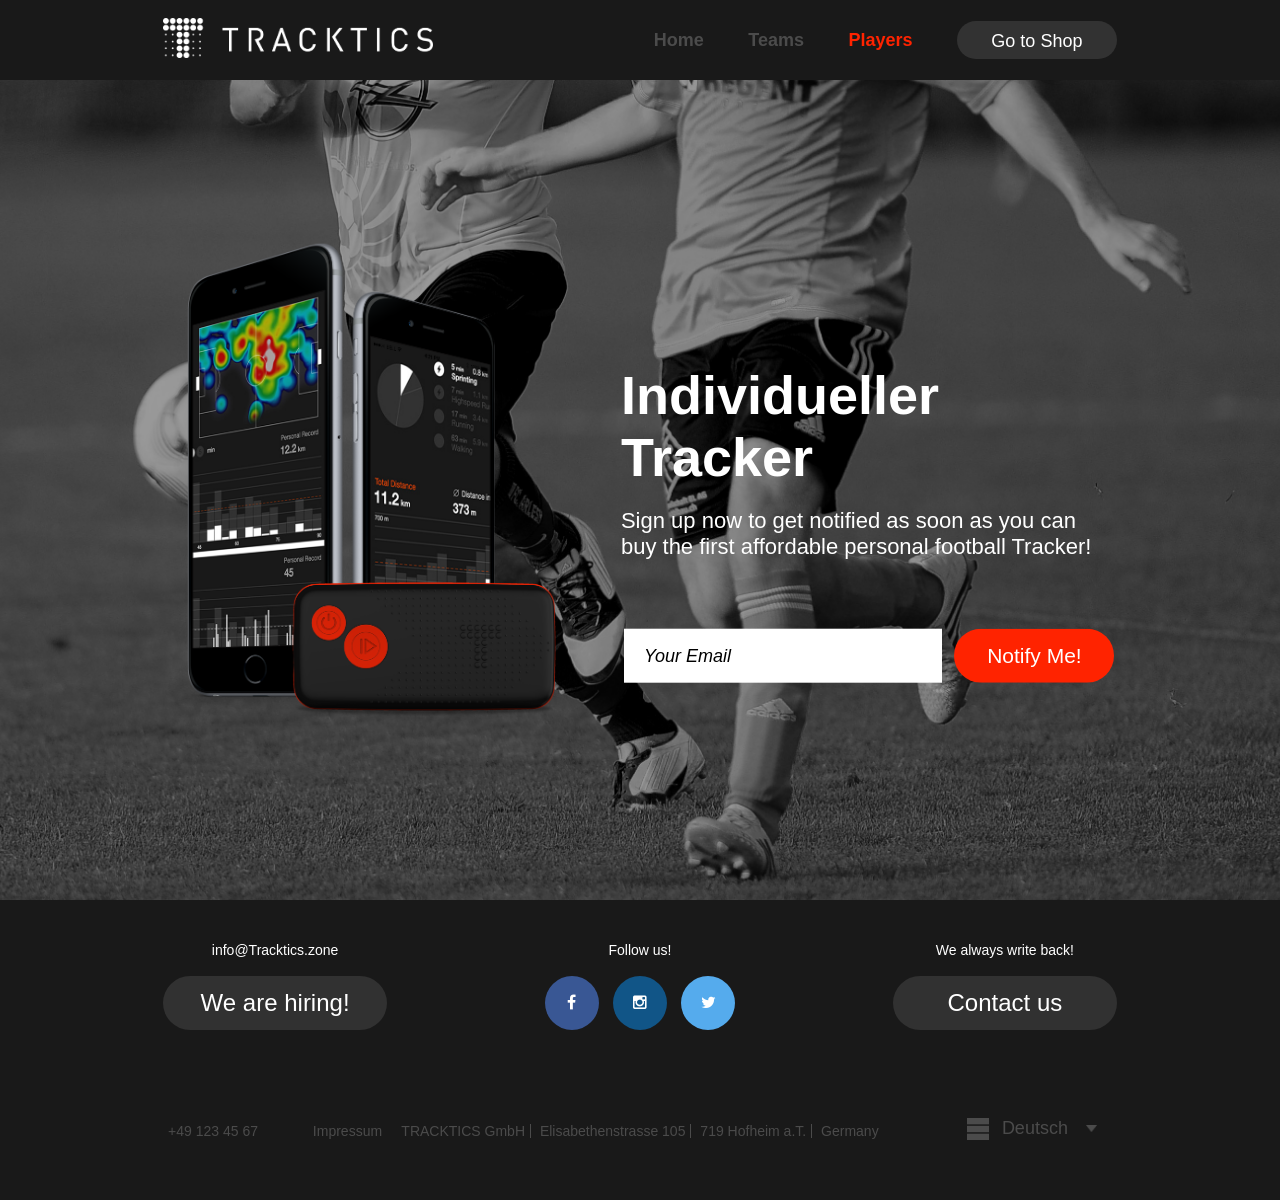
<file: players_de.html>
﻿<!DOCTYPE html>
<html lang="en">
<head>
    <meta charset="UTF-8">
    <meta name="viewport" content="width=device-width, initial-scale=1">
    <title>Tracktics - DE | Players</title>

    <link rel="stylesheet" href="bower_components/bootstrap/dist/css/bootstrap.css">
    <link rel="stylesheet" href="bower_components/font-awesome/css/font-awesome.css">
    <link href='https://fonts.googleapis.com/css?family=Open+Sans:400,700,300,600' rel='stylesheet' type='text/css'>



    <link rel="stylesheet/less" type="text/css" href="css/variables.less" />

    <link rel="stylesheet/less" type="text/css" href="css/style.less" />
    <link rel="stylesheet/less" type="text/css" href="css/medias.less" />
    <link rel="stylesheet/less" type="text/css" href="css/mobile2.less" />

    <script src="bower_components/jquery/dist/jquery.min.js"></script>
    <script src="bower_components/bootstrap/dist/js/bootstrap.js"></script>
    <script type="text/javascript" src="bower_components/slick-carousel/slick/slick.js"></script>
    <script src="./js/general.js"></script>

    <script>
        var tmpWidth = effectiveDeviceWidth();
        var tmpHeight = effectiveDeviceHeight();

        //if (tmpWidth < tmpHeight) {
        //    var tmp = tmpWidth;
        //    tmpWidth = tmpHeight;
        //    tmpHeight = tmp;
        //}
        less = {
            env: "development",
            async: false,
            fileAsync: false,
            poll: 1000,
            functions: {},
            dumpLineNumbers: "comments",
            globalVars: {
                sw: tmpWidth + "px",
                sh: tmpHeight + "px"
            },
        };
    </script>
    <script src="js/less.min.js" type="text/javascript"></script>

</head>
<body>

<nav class="navigation">
    <div class="main-container">
        <div class="clearfix secondary-container">
            <div class="logo">
                <a href="index_de.html">
                    <div class="navbar_image_wrapper">
                        <img src="img/Logo.png" alt="Logo" class="img-responsive">
                    </div>
                </a>
            </div>
            <div class="hidden mobile_visible nav_toggle" onclick="NavigationToggle(this)">
                <div class="navbar_image_wrapper closed">
                    <img src="img/nav_open.png" alt="Logo" class="img-responsive">
                </div>
                <div class="navbar_image_wrapper opened hidden">
                    <img src="img/nav_close.png" alt="Logo" class="img-responsive">
                </div>
            </div>
            <ul class="list-inline mobile_hidden">
                <li><a href="index_de.html">Home</a></li>
                <li><a href="teams_de.html">Teams</a></li>
                <li class="active"><a href="players_de.html">Players</a></li>
                <li class="go_to_shop"><a href="buyProduct.html" class="btn menu-btn">Go to Shop</a></li>
            </ul>

            <ul class="list-inline mobile">
                <li><a href="index_de.html">Home</a></li>
                <li><a href="teams_de.html">Teams</a></li>
                <li class="active"><a href="players_de.html">Players</a></li>
                <li class="language">
                    <div class="toggle_language">
                        <a href="#" class="english_toggle">
                            <span class="english add_margin"><img src="img/german.png" alt=""></span>German&nbsp;<span class="caret"></span>
                        </a>
                        <ul id="changeLanguage">
                            <li class="german_drop">
                                <a href="players.html">
                                    <span class="english"></span>English
                                </a>
                            </li>
                        </ul>
                    </div>
                </li>
                <li class="go_to_shop"><a href="buyProduct.html" class="btn menu-btn">Go to Shop</a></li>
            </ul>
        </div>

    </div>
    <!--<div class="language-selector mobile_hidden">
        <div class="main-container">
            <div class="clearfix secondary-container">
                <p class="">Your are viewing this page in Deutsch, to view it in <a href="players.html">English, click here.</a></p>
                <div class="image-wrapper close-lang">
                    <img src="img/nav_close.png" alt="" class="img-responsive">
                </div>
            </div>
        </div>

    </div>-->
</nav>

<section class="player">
        <div class="clearfix main-container center-inside">
            <h1 class="mobile_visible push_down">Individueller Tracker</h1>
            <div class="one-column">


                <div class="image_wrapper player-head">
                    <img src="img/iPhones_Mockup_App.png" class="img-responsive" alt="">
                </div>
            </div>
            <div class="two-column">
                <div class="section-text">
                    <h1 class="mobile_hidden">Individueller Tracker</h1>
                    <p>Sign up now to get notified as soon as you can buy the first affordable personal football Tracker!</p>
                    <div>
                        <input type="text" placeholder="Your Email">
                        <a href="#" class="btn myBtn smaller">Notify Me!</a>
                    </div>
                </div>
            </div>
        </div>
    </section>


<footer class="footer">
    <div class="main-container">
        <div class="clearfix secondary-container">
            <div class="social">
                <div class="hiring">
                    <p><a href="mailto:info@Tracktics.zone">info@Tracktics.zone</a></p>
                    <a href="openPos.html" class="btn myBtn">We are hiring!</a>
                </div>
                <div class="social-icons">
                    <p>Follow us!</p>
                    <ul class="list-inline">
                        <li><a href="http://www.facebook.com" class="facebook"><i class="fa fa-facebook"></i></a></li>
                        <li><a href="http://www.instagram.com" class="instagram"><i class="fa fa-instagram"></i></a></li>
                        <li><a href="https://twitter.com/TrackticsZone" class="twitter"><i class="fa fa-twitter"></i></a></li>
                    </ul>
                </div>
                <div class="contact">
                    <p>We always write back!</p>
                    <a href="contact.html" class="btn myBtn">Contact us</a>
                </div>
            </div>

            <div class="info-list clearfix">

                <ul class="list-inline">
                    <li class="pull">
                        <ul>
                            <li>+49 123 45 67</li>
                            <li>Impressum</li>
                        </ul>
                    </li>


                    <li>
                        <ul class="second-list list-inline">
                            <li>TRACKTICS GmbH</li>
                            <li>Elisabethenstrasse 105</li>
                            <li>719 Hofheim a.T.</li>
                            <li>Germany</li>
                        </ul>
                    </li>
                    <li class="language push">
                        <div class="toggle_language">
                            <a class="english_toggle">
                                <span class="english_bottom add_margin"></span><span class="language-text">Deutsch&nbsp;</span><span class="bottom-caret"></span>
                            </a>
                            <ul id="changeLanguage">
                                <li class="german_drop">
                                    <a href="players.html">
                                        <span class="english"></span><span class="language-text">English</span>
                                    </a>
                                </li>
                            </ul>
                        </div>
                    </li>
                </ul>

            </div>
            <div class="mobile_hiring mobile_visible hidden">
                <p>+49 123 45 67 - info@Tracktics.zone</p>
                <div class="mobile_footer_buttons">
                    <a href="noPosition.html" class="btn myBtn">We are hiring!</a>
                    <a href="contact.html" class="btn myBtn">Contact us</a>
                </div>
                <p class="left">TRACKTICS GmbH</p>
                <p class="right">Impressum</p>
            </div>

        </div>
    </div>
</footer>

</body>
</html>
</file>
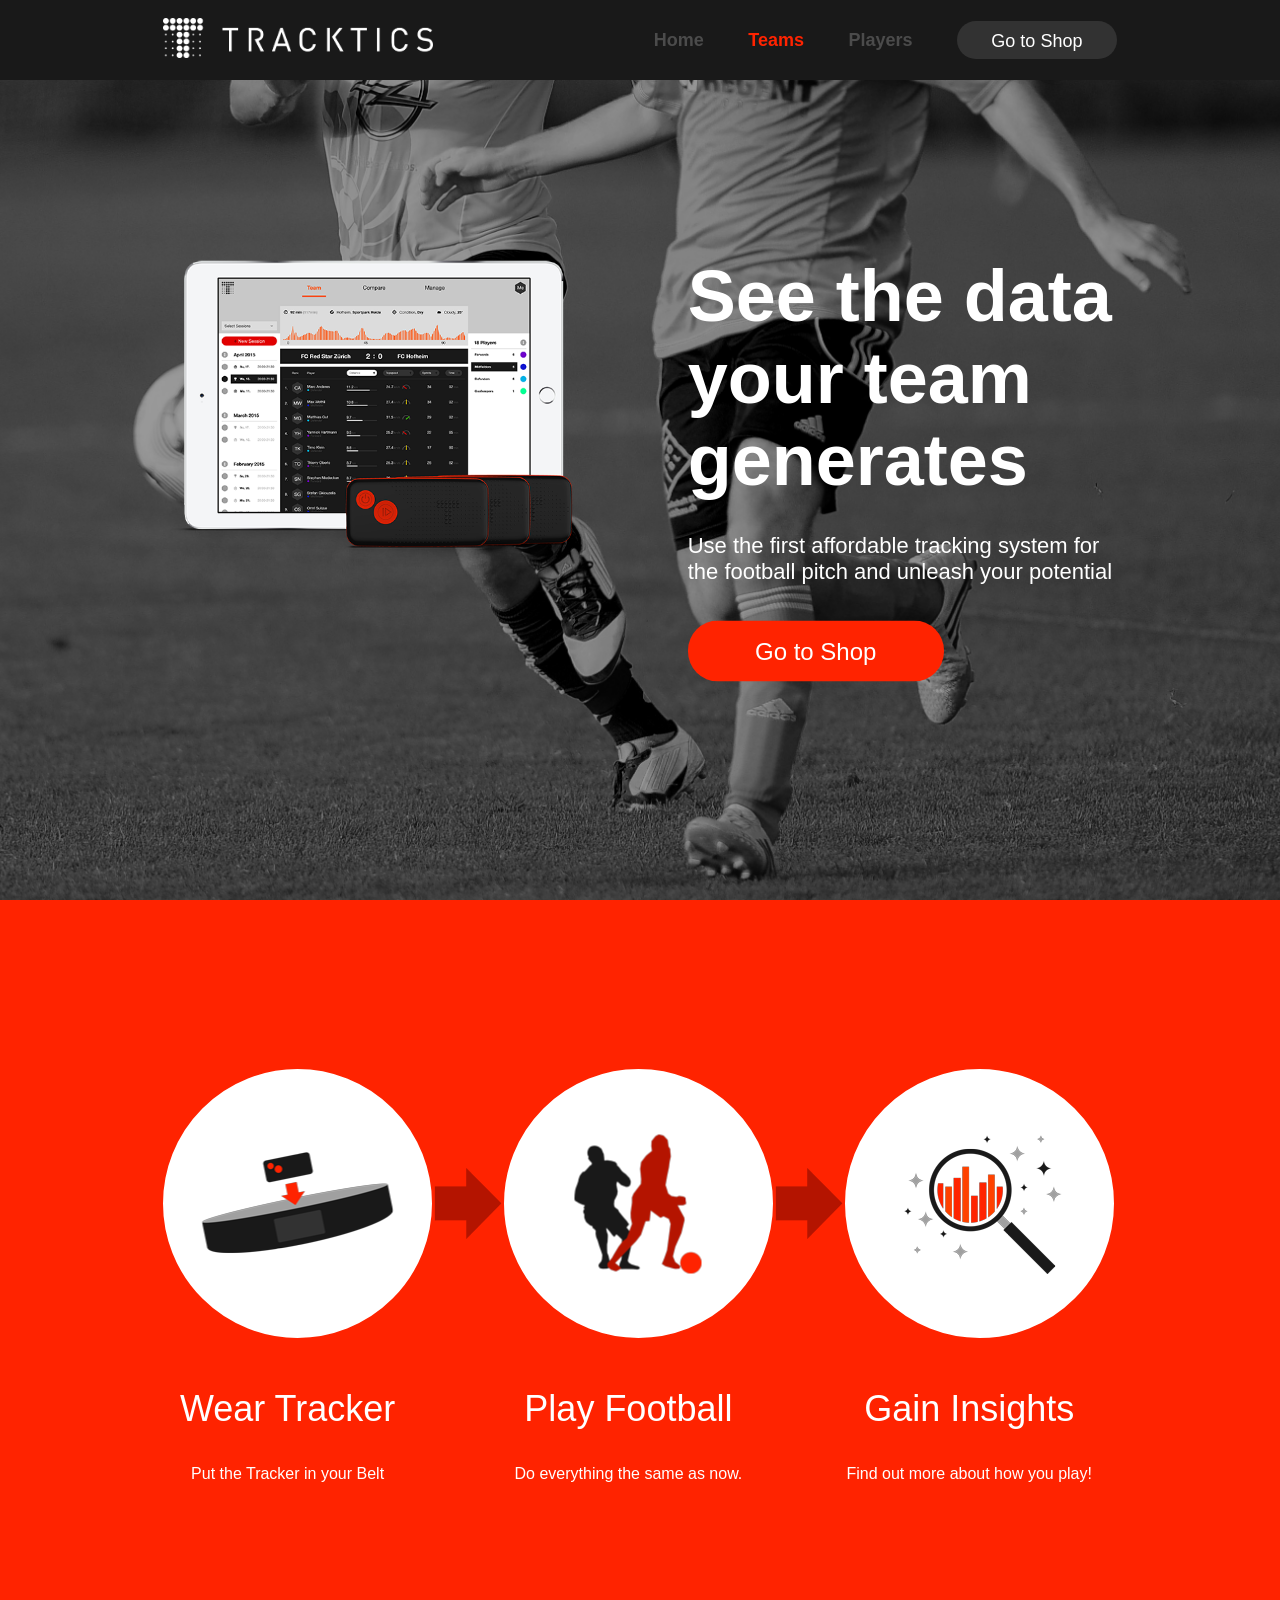
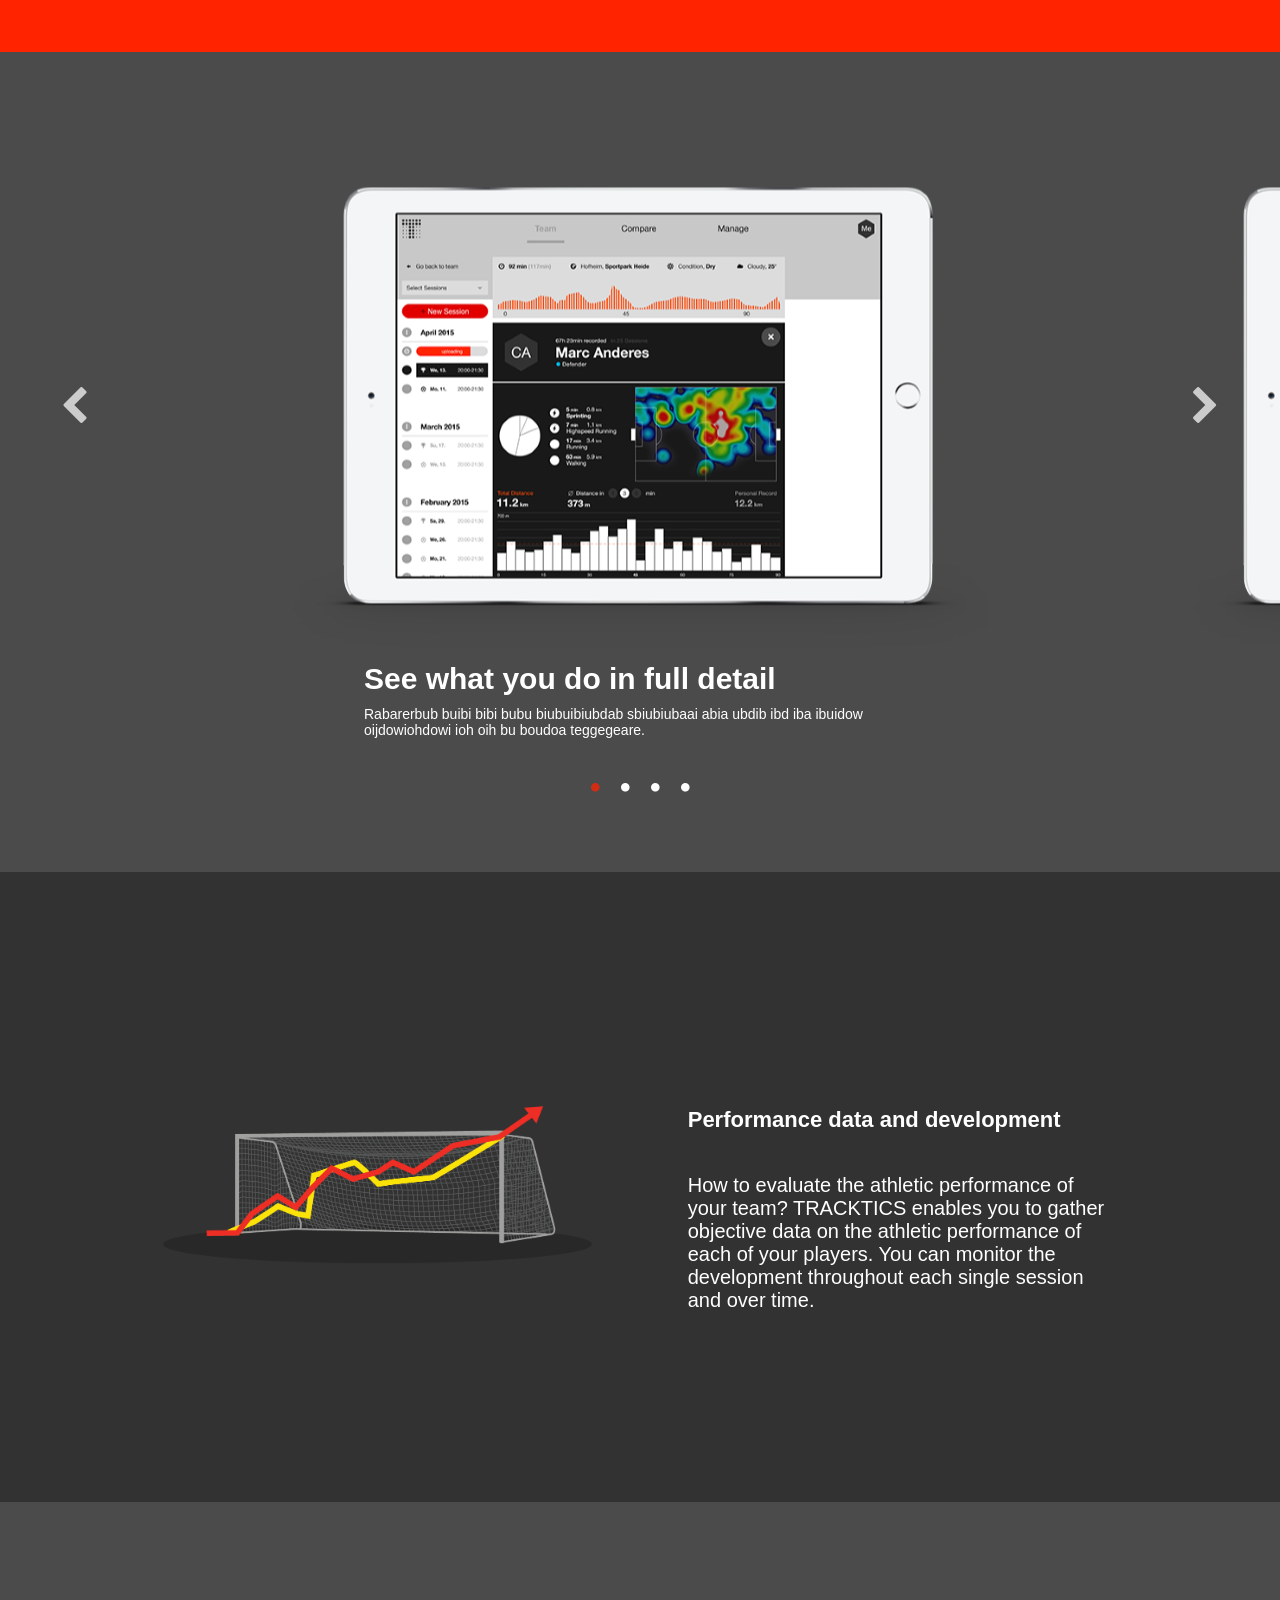
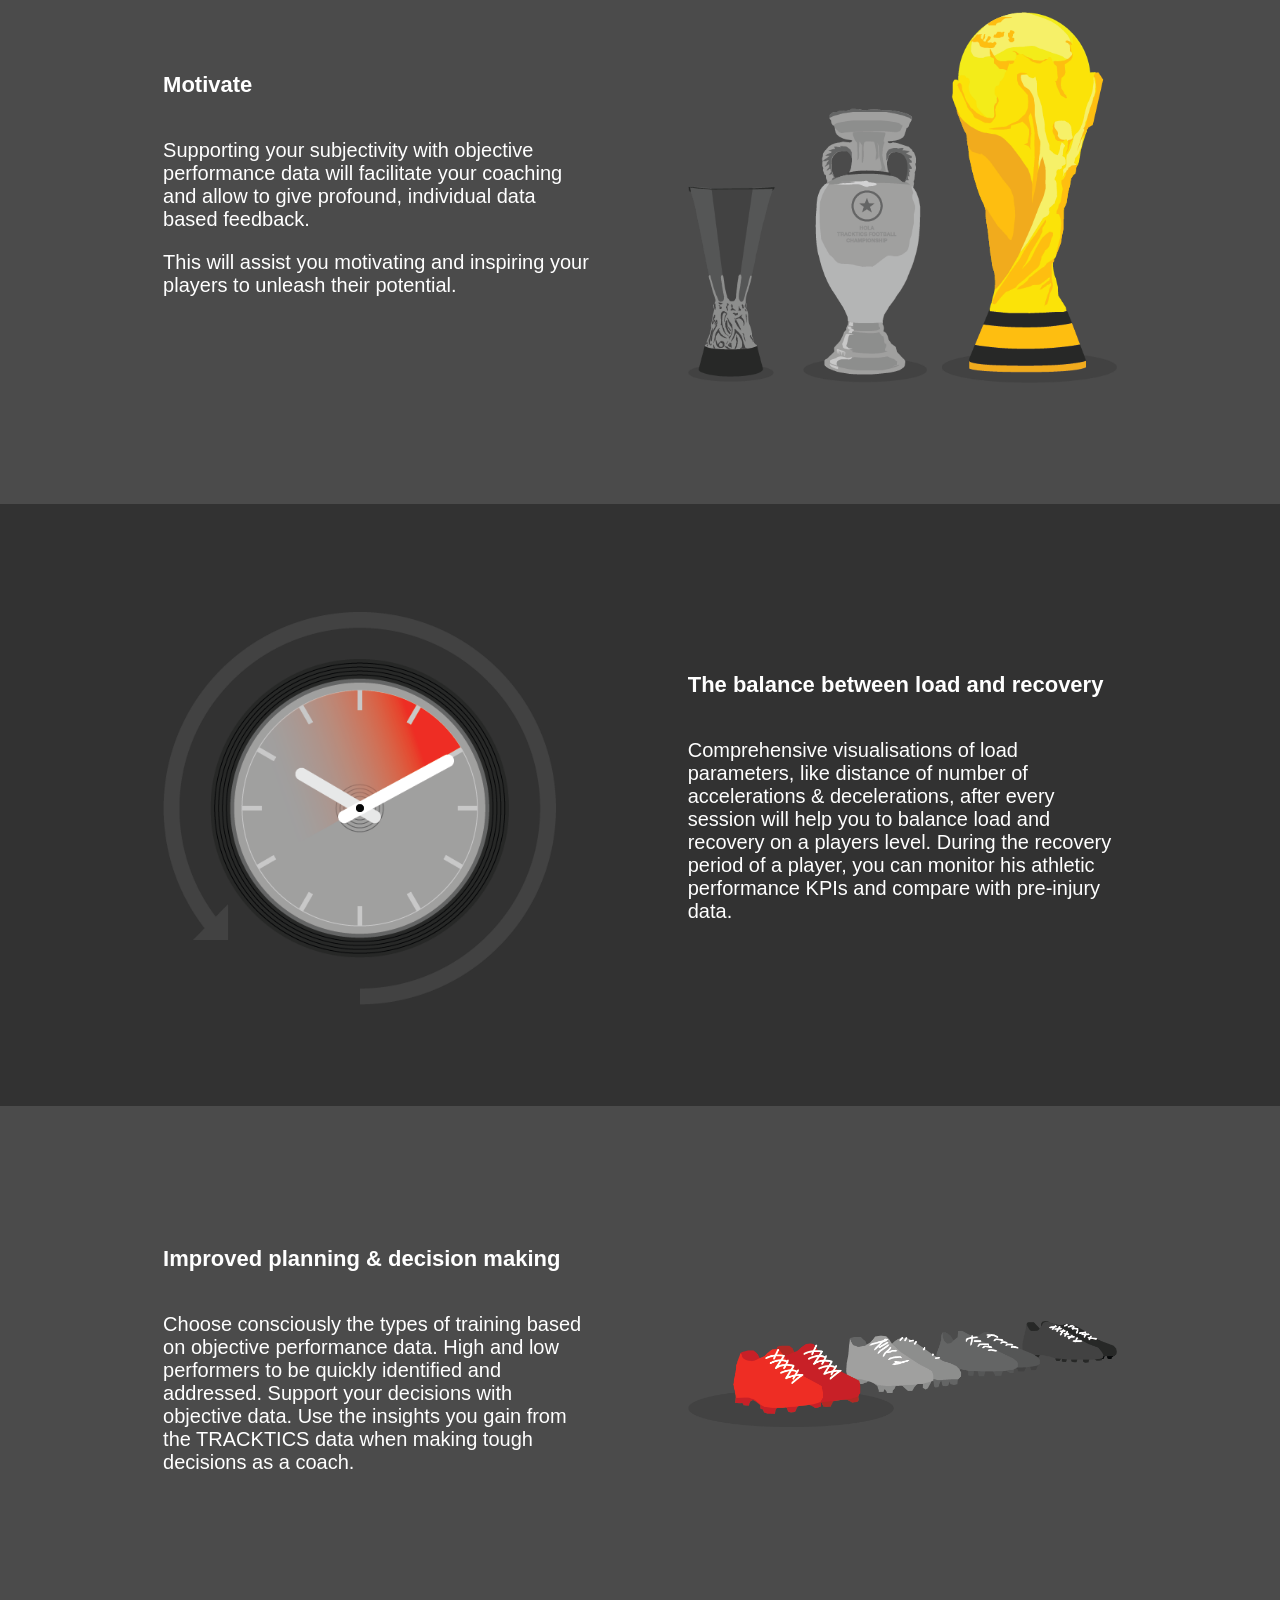
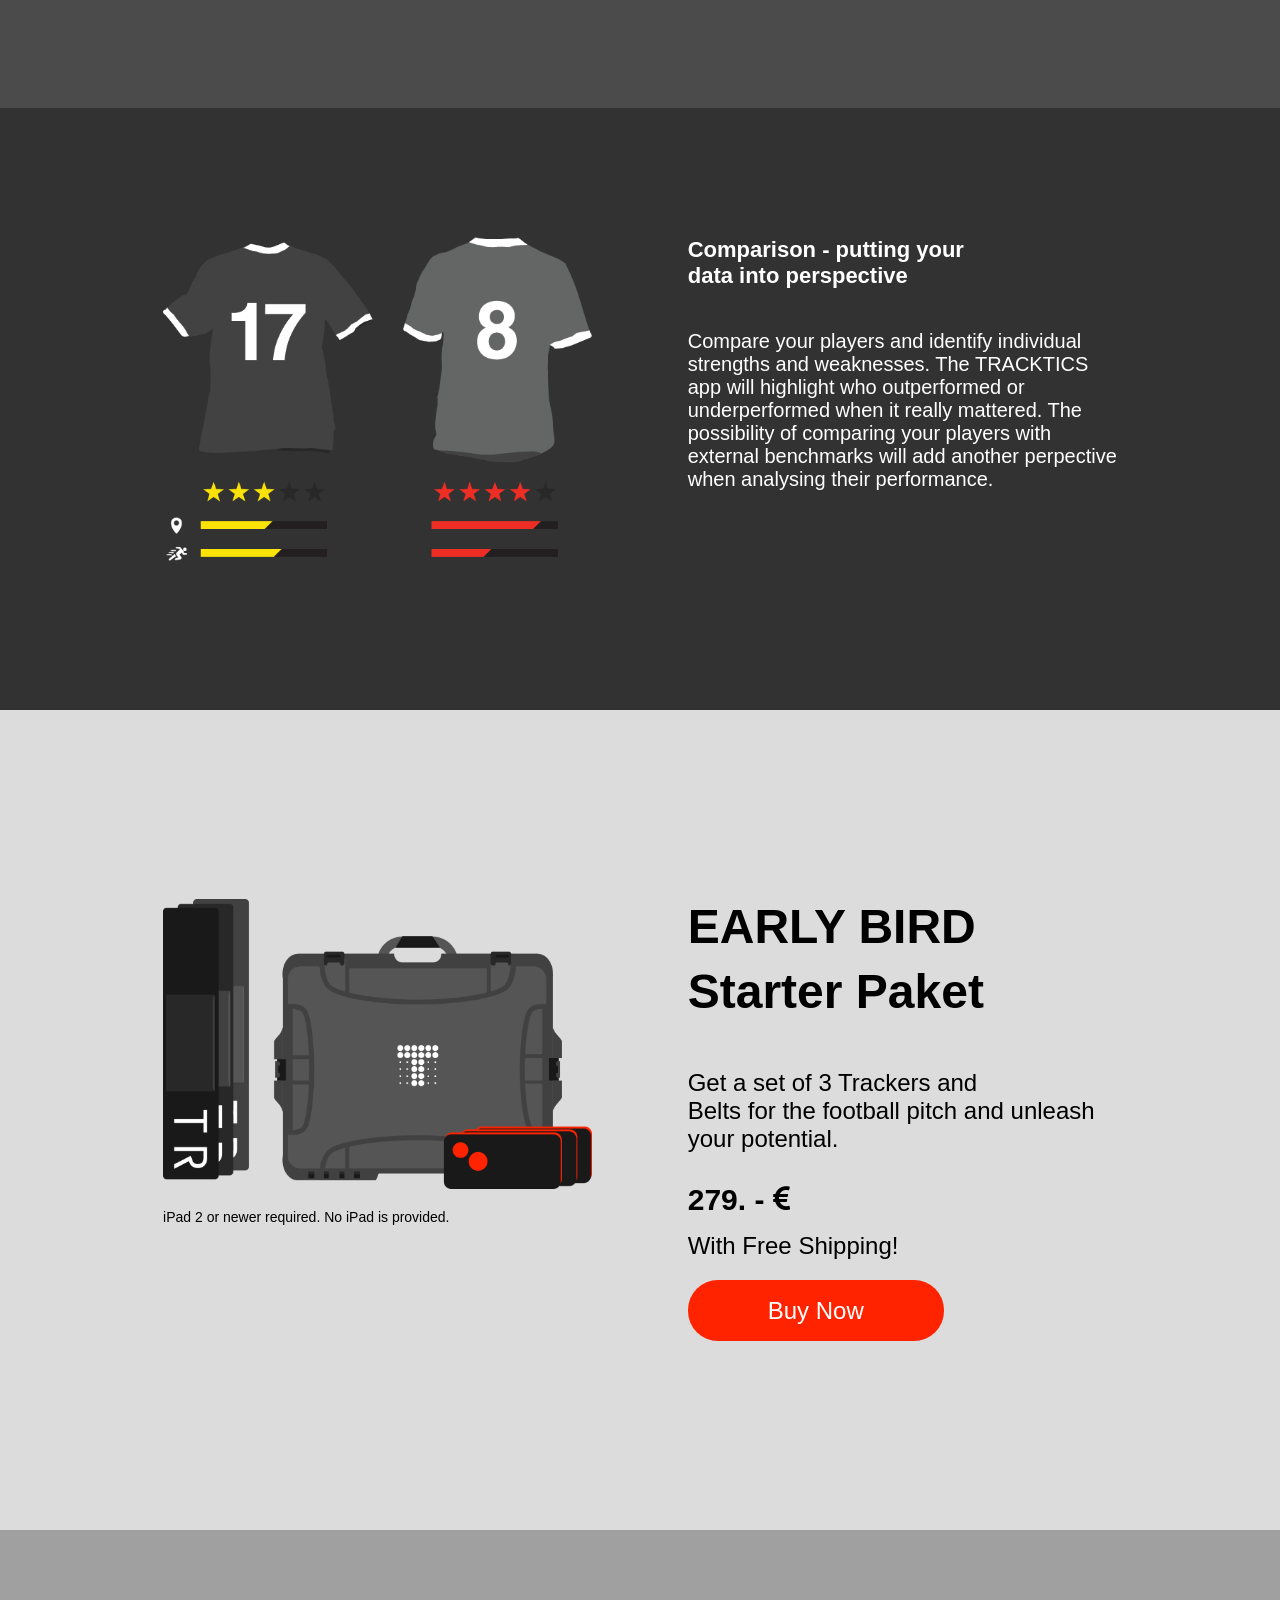
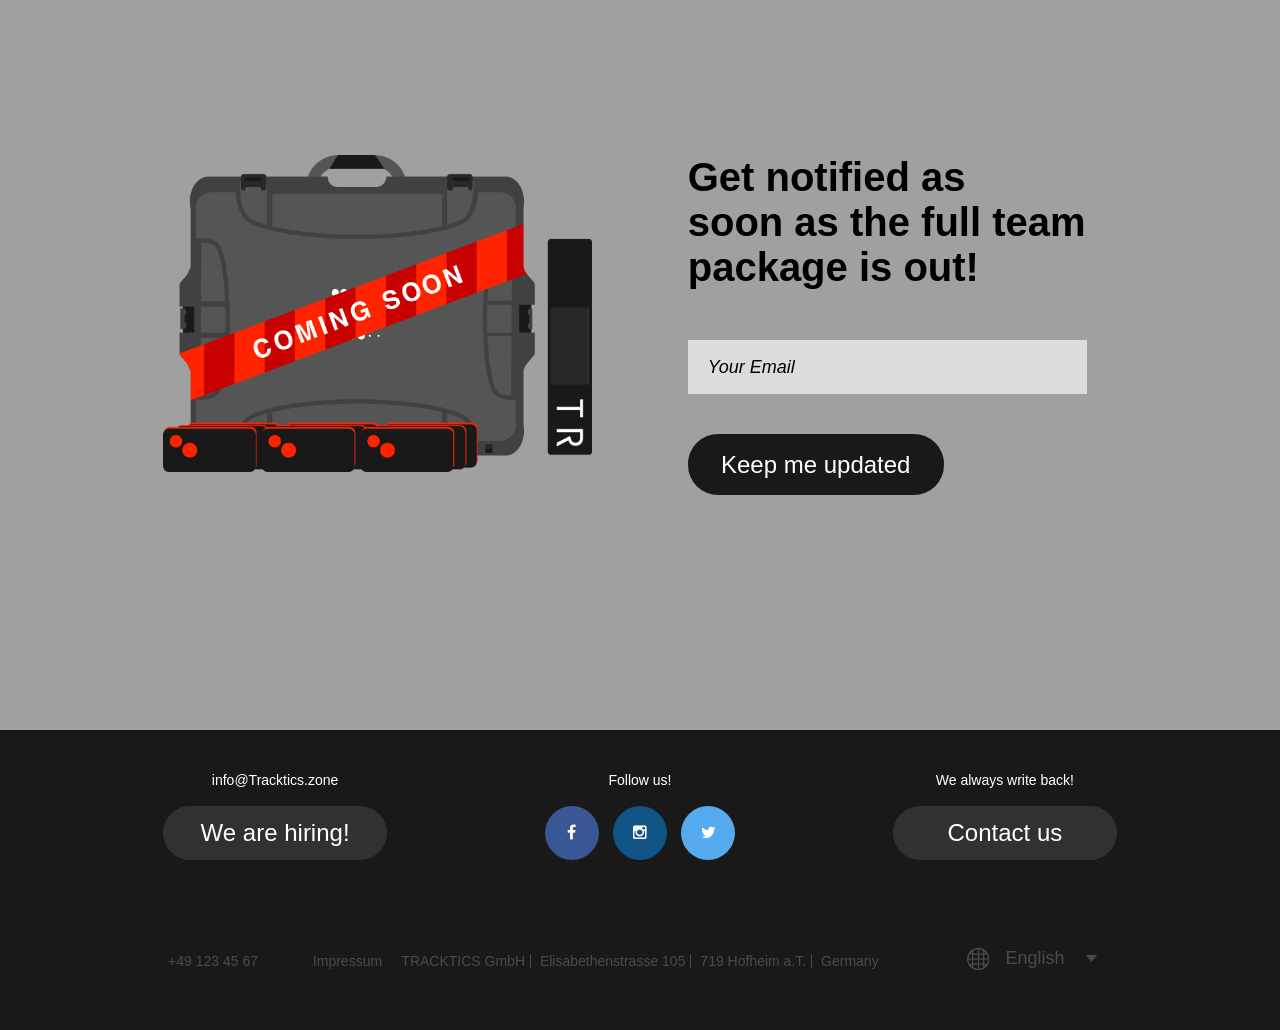
<file: teams.html>
﻿<!DOCTYPE html>
<html lang="en">
<head>
    <meta charset="UTF-8">
    <meta name="viewport" content="width=device-width, initial-scale=1">
    <title>Tracktics | Teams</title>

    <link rel="stylesheet" href="bower_components/bootstrap/dist/css/bootstrap.css">
    <link rel="stylesheet" href="bower_components/font-awesome/css/font-awesome.css">
    <link href='https://fonts.googleapis.com/css?family=Open+Sans:400,700,300,600' rel='stylesheet' type='text/css'>





    <link rel="stylesheet/less" type="text/css" href="css/variables.less" />

    <link rel="stylesheet/less" type="text/css" href="css/style.less" />
    <link rel="stylesheet/less" type="text/css" href="css/medias.less" />
    <link rel="stylesheet/less" type="text/css" href="css/mobile2.less" />
    <link rel="stylesheet" type="text/css" href="bower_components/slick-carousel/slick/slick.css"/>
    <link rel="stylesheet" type="text/css" href="bower_components/slick-carousel/slick/slick-theme.css"/>

    <script src="bower_components/jquery/dist/jquery.min.js"></script>
    <script src="bower_components/bootstrap/dist/js/bootstrap.js"></script>
    <script type="text/javascript" src="bower_components/slick-carousel/slick/slick.js"></script>
    <script src="./js/general.js"></script>

    <script>
        var tmpWidth = effectiveDeviceWidth();
        var tmpHeight = effectiveDeviceHeight();

        //if (tmpWidth < tmpHeight) {
        //    var tmp = tmpWidth;
        //    tmpWidth = tmpHeight;
        //    tmpHeight = tmp;
        //}
        less = {
            env: "development",
            async: false,
            fileAsync: false,
            poll: 1000,
            functions: {},
            dumpLineNumbers: "comments",
            globalVars: {
                sw: tmpWidth + "px",
                sh: tmpHeight + "px"
            },
        };
    </script>
    <script src="js/less.min.js" type="text/javascript"></script>
    <script src="js/teams.js"></script>
</head>
<body>
<nav class="navigation">
    <div class="main-container">
        <div class="clearfix secondary-container">
            <div class="logo">
                <a href="index.html">
                    <div class="navbar_image_wrapper">
                        <img src="img/Logo.png" alt="Logo" class="img-responsive">
                    </div>
                </a>
            </div>
            <div class="hidden mobile_visible nav_toggle" onclick="NavigationToggle(this)">
                <div class="navbar_image_wrapper closed">
                    <img src="img/nav_open.png" alt="Logo" class="img-responsive">
                </div>
                <div class="navbar_image_wrapper opened hidden">
                    <img src="img/nav_close.png" alt="Logo" class="img-responsive">
                </div>
            </div>
            <ul class="list-inline mobile_hidden">
                <li><a href="index.html">Home</a></li>
                <li class="active"><a href="teams.html">Teams</a></li>
                <li><a href="players.html">Players</a></li>
                <li class="go_to_shop"><a href="teams.html#buy_section" class="btn menu-btn">Go to Shop</a></li>
            </ul>

            <ul class="list-inline mobile">
                <li><a href="index.html">Home</a></li>
                <li class="active"><a href="teams.html">Teams</a></li>
                <li><a href="players.html">Players</a></li>
                <li class="language">
                    <div class="toggle_language">
                        <a href="#" class="english_toggle">
                            <span class="english add_margin"><img src="img/english.png" alt=""></span>English&nbsp;<span class="caret"></span>
                        </a>
                        <ul id="changeLanguage">
                            <li class="german_drop">
                                <a href="teams_de.html">
                                    <span class="english"></span>German
                                </a>
                            </li>
                        </ul>
                    </div>
                </li>
                <li class="go_to_shop"><a href="teams.html#buy_section" class="btn menu-btn">Go to Shop</a></li>
            </ul>
        </div>

    </div>
    <!--<div class="language-selector mobile_hidden">
        <div class="main-container">
            <div class="clearfix secondary-container">
                <p class="">Your are viewing this page in English, to view it in <a href="teams_de.html">Deutsch, click here.</a></p>
                <div class="image-wrapper close-lang">
                    <img src="img/nav_close.png" alt="" class="img-responsive">
                </div>
            </div>
        </div>

    </div>-->
</nav>


<section class="team-head">
    <div class="main-container center-inside">
        <div class="clearfix">
            <div class="one-column">
                <div class="image_wrapper teams_ipad">
                    <img src="img/iPad_with_Trackers_Ranking_2.png" class="img-responsive" alt="">
                </div>
            </div>
            <div class="two-column">
                <div class="text-container">
                    <h1>See the data <br class="mobile_hidden"> your team <br> generates</h1>
                    <p>Use the first affordable tracking system for <br> the football pitch and unleash your potential </p>
                    <a href="#buy_section" class="btn custom-btn">Go to Shop</a>
                </div>
            </div>
        </div>

    </div>
</section>

<section class="team-second">
        <div class="main-container center-inside">
            <div class="clearfix secondary-container">
                <div class="team-features">
                    <ul class="clearfix list-inline">
                        <li>
                            <div class="circle play">
                                <img src="img/Experience-Icons_3-1.png" alt="" class="img-responsive"  >
                            </div>
                            <div class="description">
                                <h3>Wear Tracker</h3>
                                <p>Put the Tracker in your Belt</p>
                            </div>
                        </li>
                        <li>
                            <div class="image_wrapper arrows">
                                <img src="img/experience-arrow.png" alt="" class="img-responsive">

                            </div>
                        </li>
                        <li>
                            <div class="circle analyse">
                                <img src="img/Experience-Icons_3-2.png" alt="" class="img-responsive" >
                            </div>
                            <div class="description">
                                <h3>Play Football</h3>
                                <p>Do everything the same as now.</p>
                            </div>
                        </li>

                        <li>
                            <div class="image_wrapper arrows second-arrow">
                                <img src="img/experience-arrow.png" alt="" class="img-responsive">
                            </div>
                        </li>
                        <li>
                            <div class="circle team">
                                <img src="img/Experience-Icons_3-3.png" alt="" class="img-responsive"  >
                            </div>
                            <div class="description">
                                <h3>Gain Insights</h3>
                                <p>Find out more about how you play!</p>
                            </div>
                        </li>
                    </ul>
                </div>
            </div>
        </div>
</section>

<section class="team-third">

<!--        <div class="cover">

        </div>-->

        <div class="your-class center-inside">
            <div>
                <img src="img/iPad_App_TopProfile_res.png" alt="" class="img-responsive">
                <div class="hidden-xs">
                    <h3>See what you do in full detail</h3>
                    <p>Rabarerbub buibi bibi bubu biubuibiubdab sbiubiubaai abia ubdib ibd iba ibuidow  oijdowiohdowi ioh oih bu boudoa teggegeare.</p>
                </div>
                <div class="container-100">
                    <div class="clearfix">
                        <div class="hidden mobile_visible">
                            <p>See all your players organized and ranked</p>
                        </div>
                    </div>
                </div>
            </div>
            <div>
                <img src="img/iPad_App_Ranking_res.png" alt=""  class="img-responsive">
                <div class="hidden-xs">
                    <h3>See what you do in full detail</h3>
                    <p>Rabarerbub buibi bibi bubu biubuibiubdab sbiubiubaai abia ubdib ibd iba ibuidow  oijdowiohdowi ioh oih bu boudoa teggegeare.</p>
                </div>
                <div class="container-100">
                    <div class="clearfix">
                        <div class="hidden mobile_visible">
                            <p>See all your players organized and ranked</p>
                        </div>
                    </div>
                </div>
            </div>
            <div>
                <img src="img/iPad_App_BottomProfile_res.png" alt=""  class="img-responsive">
                <div class="hidden-xs">
                    <h3>See what you do in full detail</h3>
                    <p>Rabarerbub buibi bibi bubu biubuibiubdab sbiubiubaai abia ubdib ibd iba ibuidow  oijdowiohdowi ioh oih bu boudoa teggegeare.</p>
                </div>
                <div class="container-100">
                    <div class="clearfix">
                        <div class="hidden mobile_visible">
                            <p>See all your players organized and ranked</p>
                        </div>
                    </div>
                </div>
            </div>
            <div>
                <img src="img/iPad_App_Assign_res.png" alt=""  class="img-responsive">
                <div class="hidden-xs">
                    <h3>See what you do in full detail</h3>
                    <p>Rabarerbub buibi bibi bubu biubuibiubdab sbiubiubaai abia ubdib ibd iba ibuidow  oijdowiohdowi ioh oih bu boudoa teggegeare.</p>
                </div>
                <div class="container-100">
                    <div class="clearfix">
                        <div class="hidden mobile_visible">
                            <p>See all your players organized and ranked</p>
                        </div>
                    </div>
                </div>
            </div>
        </div>
<!--        <div class="main-container">
            <div class="clearfix">
                <div class="hidden mobile_visible">
                    <p>See all your players organized and ranked</p>
                </div>
            </div>
        </div>-->
</section>


<div class="team-items">
    <section class="team-performance">
        <div class="main-container">
            <div class="clearfix">
                <div class="one-column">
                    <div class="image_wrapper image-performance">
                        <img src="img/performance.png" alt="" class="img-responsive center-inside-mobile">
                    </div>
                </div>
                <div class="two-column">
                    <div class="section-text">
                        <h3>Performance data and development</h3>
                        <p>How to evaluate the athletic performance of your team? TRACKTICS enables you to gather objective data on the athletic performance of each of your players. You can monitor the development throughout each single session and over time.</p>

                        <a href="#" class="btn custom-btn hidden mobile_visible" onclick="ToggleReadMore(this)">Read More</a>
                    </div>
                </div>
            </div>
        </div>
    </section>

    <section class="team-motivate">
        <div class="main-container">
            <div class="clearfix">
                <div class="one-column">
                    <div class="section-text">
                        <h3>Motivate</h3>
                        <p>Supporting your subjectivity with objective performance data will facilitate your coaching and allow to give profound, individual data based feedback.</p>
                        <p class="margin-top">This will assist you motivating and inspiring your players to unleash their potential.</p>

                        <a href="#" class="btn custom-btn hidden mobile_visible" onclick="ToggleReadMore(this)">Read More</a>
                    </div>
                </div>
                <div class="two-column">
                    <div class="image_wrapper motivate-image">
                        <img src="img/motivate_new.png" alt="" class="img-responsive">
                    </div>
                </div>
            </div>
        </div>
    </section>
    <section class="team-balance">
        <div class="main-container">
            <div class="clearfix">
                <div class="one-column">
                    <div class="image_wrapper balance-image">
                        <img src="img/balance_new.png" alt="" class="img-responsive">
                    </div>
                </div>
                <div class="two-column">
                    <div class="section-text">
                        <h3>The balance between load and recovery</h3>
                        <p>Comprehensive visualisations of load parameters, like distance of number of accelerations & decelerations, after every session will help you to balance load and recovery on a players level. During the recovery period of a player, you can monitor his athletic performance KPIs and compare with pre-injury data.</p>

                        <a href="#" class="btn custom-btn hidden mobile_visible" onclick="ToggleReadMore(this)">Read More</a>
                    </div>
                </div>
            </div>
        </div>
    </section>
    <section class="team-planning">
        <div class="main-container">
            <div class="clearfix">
                <div class="one-column">
                    <div class="section-text">
                        <h3>Improved planning & decision making</h3>
                        <p>Choose consciously the types of training based on objective performance data. High and low performers to be quickly identified and addressed. Support your decisions with objective data. Use the insights you gain from the TRACKTICS data when making tough decisions as a coach.</p>

                        <a href="#" class="btn custom-btn hidden mobile_visible" onclick="ToggleReadMore(this)">Read More</a>
                    </div>
                </div>
                <div class="two-column">
                    <div class="image_wrapper planing-image">
                        <img src="img/Planing.png" alt="" class="img-responsive">
                    </div>
                </div>
            </div>
        </div>
    </section>
    <section class="team-comparison">
        <div class="main-container">
            <div class="clearfix">
                <div class="one-column">
                    <div class="image_wrapper comparison-image">
                        <img src="img/comparison.png" alt="" class="img-responsive">
                    </div>
                </div>
                <div class="two-column">
                    <div class="section-text">
                        <h3>Comparison - putting your <br> data into perspective</h3>
                        <p>Compare your players and identify individual strengths and weaknesses. The TRACKTICS app will highlight who outperformed or underperformed when it really mattered. The possibility of comparing your players with external benchmarks will add another perpective when analysing their performance.</p>

                        <a href="#" class="btn custom-btn hidden mobile_visible" onclick="ToggleReadMore(this)">Read More</a>
                    </div>
                </div>
            </div>
        </div>
    </section>
</div>

<section class="team-shop" id="buy_section">
    <div class="main-container center-inside">
        <div class="clearfix">
            <div class="one-column">
                <div class="image_wrapper buy-image">
                    <img src="img/SALE_Illustration_5_res.png" alt="" class="img-responsive">
                </div>
                <p>iPad 2 or newer required. No iPad is provided.</p>
            </div>
            <div class="two-column">
                <div class="section-text">
                    <h2>EARLY BIRD</h2>
                    <h2 class="starter" >Starter Paket</h2>
                    <p class="push_bottom">Get a set of 3 Trackers and <br> Belts for the football pitch and unleash your potential.</p>
                    <!--<div class="clearfix quantity">
                        <p>Quantity</p>
                        <p  ><span class="plus">+</span><span class="minus">-</span> <span class="increase pull-right">01</span></p>
                    </div>-->
                    <p class="price">279. - <i class="fa fa-euro"></i></p>
                    <p>With Free Shipping!</p>
                    <a href="buyProduct.html" class="btn custom-btn">Buy Now</a>
                </div>
            </div>
        </div>
    </div>
</section>

<section class="team-shop notify">
    <div class="main-container">
        <div class="clearfix">
            <div class="one-column">
                <div class="image_wrapper buy-image">
                    <img src="img/Teampackage_Illustration_ComingSoon_2_res.png" alt="" class="img-responsive">
                </div>
            </div>
            <div class="two-column">
                <div class="section-text">
                    <h2>Get notified as <br> soon as the full team <br>package is out!</h2>
                    <input type="text" placeholder="Your Email">
                    <a href="buyProduct.html" class="btn custom-btn">Keep me updated</a>
                </div>
            </div>
        </div>
    </div>
</section>

<footer class="footer">
    <div class="main-container">
        <div class="clearfix secondary-container">
            <div class="social">
                <div class="hiring">
                    <p><a href="mailto:info@Tracktics.zone">info@Tracktics.zone</a></p>
                    <a href="openPos.html" class="btn myBtn">We are hiring!</a>
                </div>
                <div class="social-icons">
                    <p>Follow us!</p>
                    <ul class="list-inline">
                        <li><a href="http://www.facebook.com" class="facebook"><i class="fa fa-facebook"></i></a></li>
                        <li><a href="http://www.instagram.com" class="instagram"><i class="fa fa-instagram"></i></a></li>
                        <li><a href="https://twitter.com/TrackticsZone" class="twitter"><i class="fa fa-twitter"></i></a></li>
                    </ul>
                </div>
                <div class="contact">
                    <p>We always write back!</p>
                    <a href="contact.html" class="btn myBtn">Contact us</a>
                </div>
            </div>

            <div class="info-list clearfix">

                <ul class="list-inline">
                    <li class="pull">
                        <ul>
                            <li>+49 123 45 67</li>
                            <li>Impressum</li>
                        </ul>
                    </li>


                    <li>
                        <ul class="second-list list-inline">
                            <li>TRACKTICS GmbH</li>
                            <li>Elisabethenstrasse 105</li>
                            <li>719 Hofheim a.T.</li>
                            <li>Germany</li>
                        </ul>
                    </li>
                    <li class="language push">
                        <div class="toggle_language">
                            <a class="english_toggle">
                                <span class="english add_margin"></span><span class="language-text">English&nbsp;</span><span class="bottom-caret"></span>
                            </a>
                            <ul id="changeLanguage">
                                <li class="german_drop">
                                    <a href="teams_de.html">
                                        <span class="english_bottom"></span><span class="language-text">Deutsch</span>
                                    </a>
                                </li>
                            </ul>
                        </div>
                    </li>
                </ul>

            </div>
            <div class="mobile_hiring mobile_visible hidden">
                <p>+49 123 45 67 - info@Tracktics.zone</p>
                <div class="mobile_footer_buttons">
                    <a href="noPosition.html" class="btn myBtn">We are hiring!</a>
                    <a href="contact.html" class="btn myBtn">Contact us</a>
                </div>
                <p class="left">TRACKTICS GmbH</p>
                <p class="right">Impressum</p>
            </div>

        </div>
    </div>
</footer>




</body>
</html>
</file>
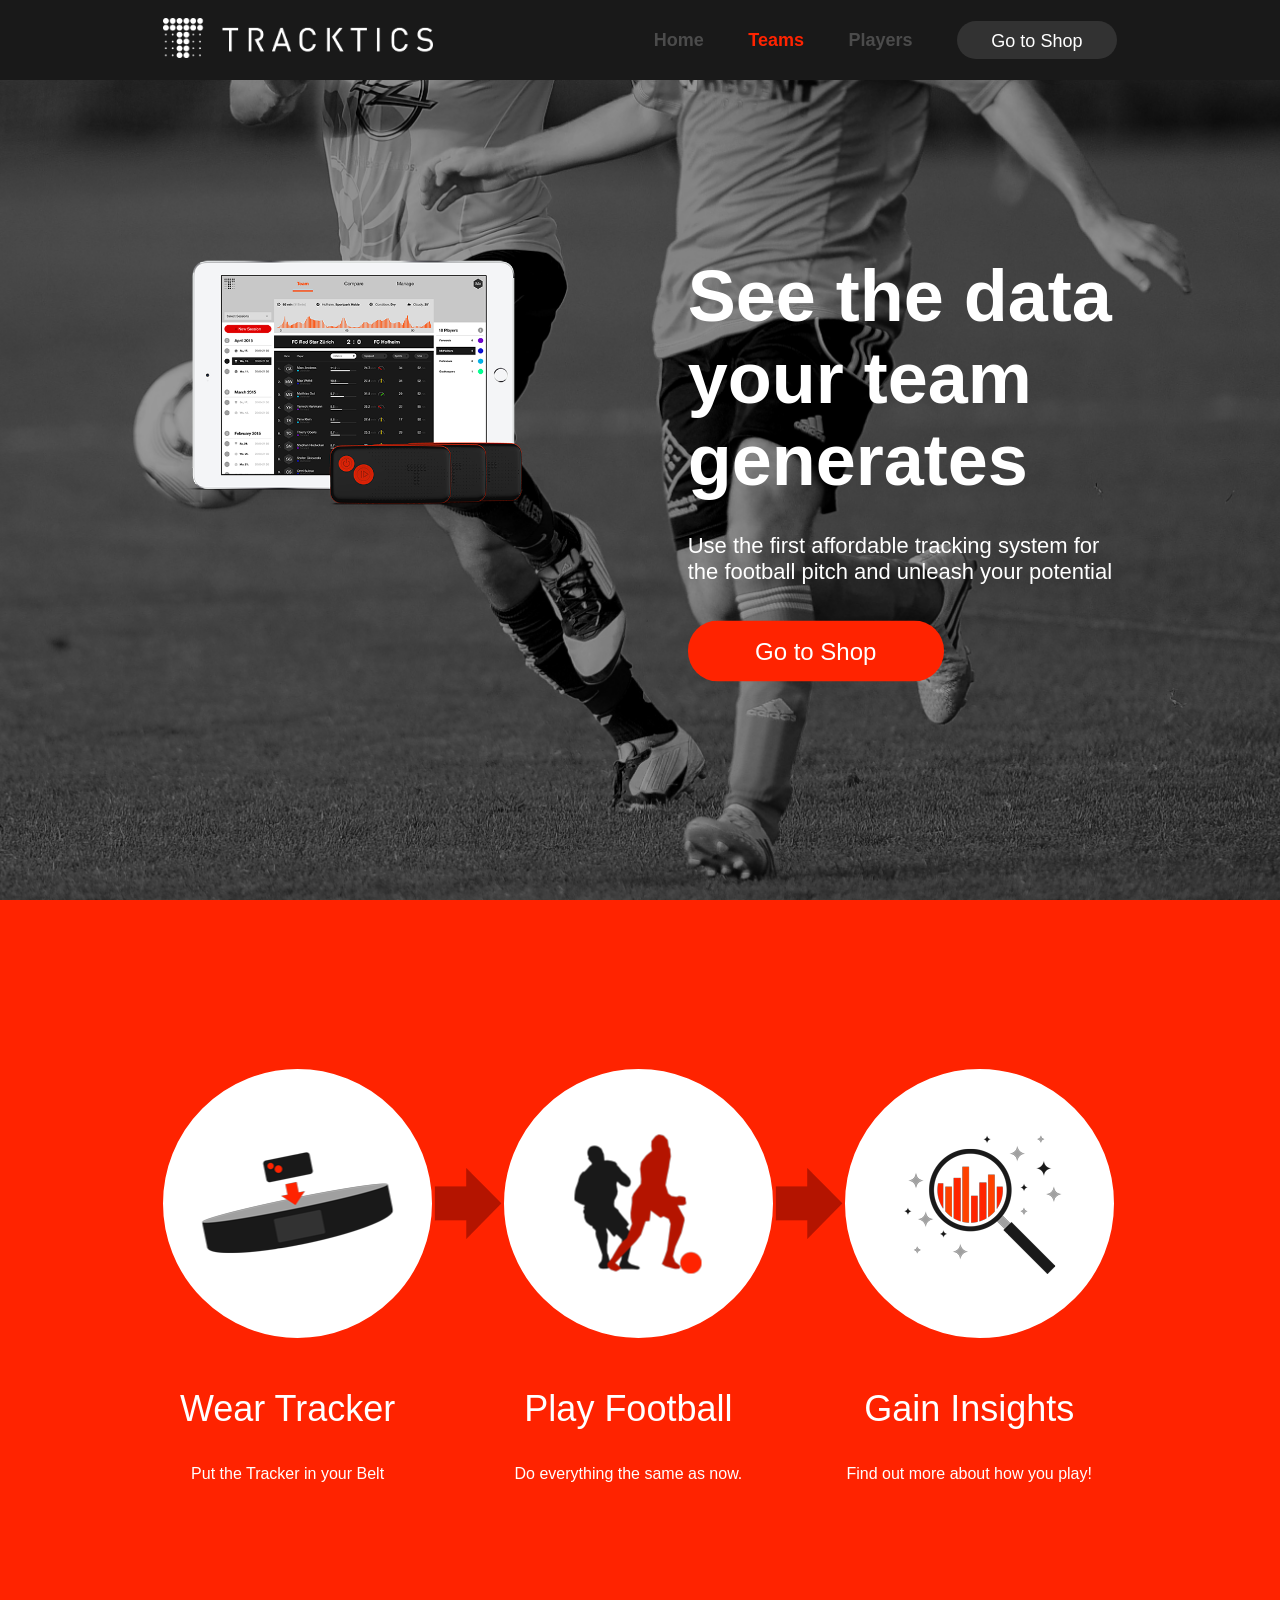
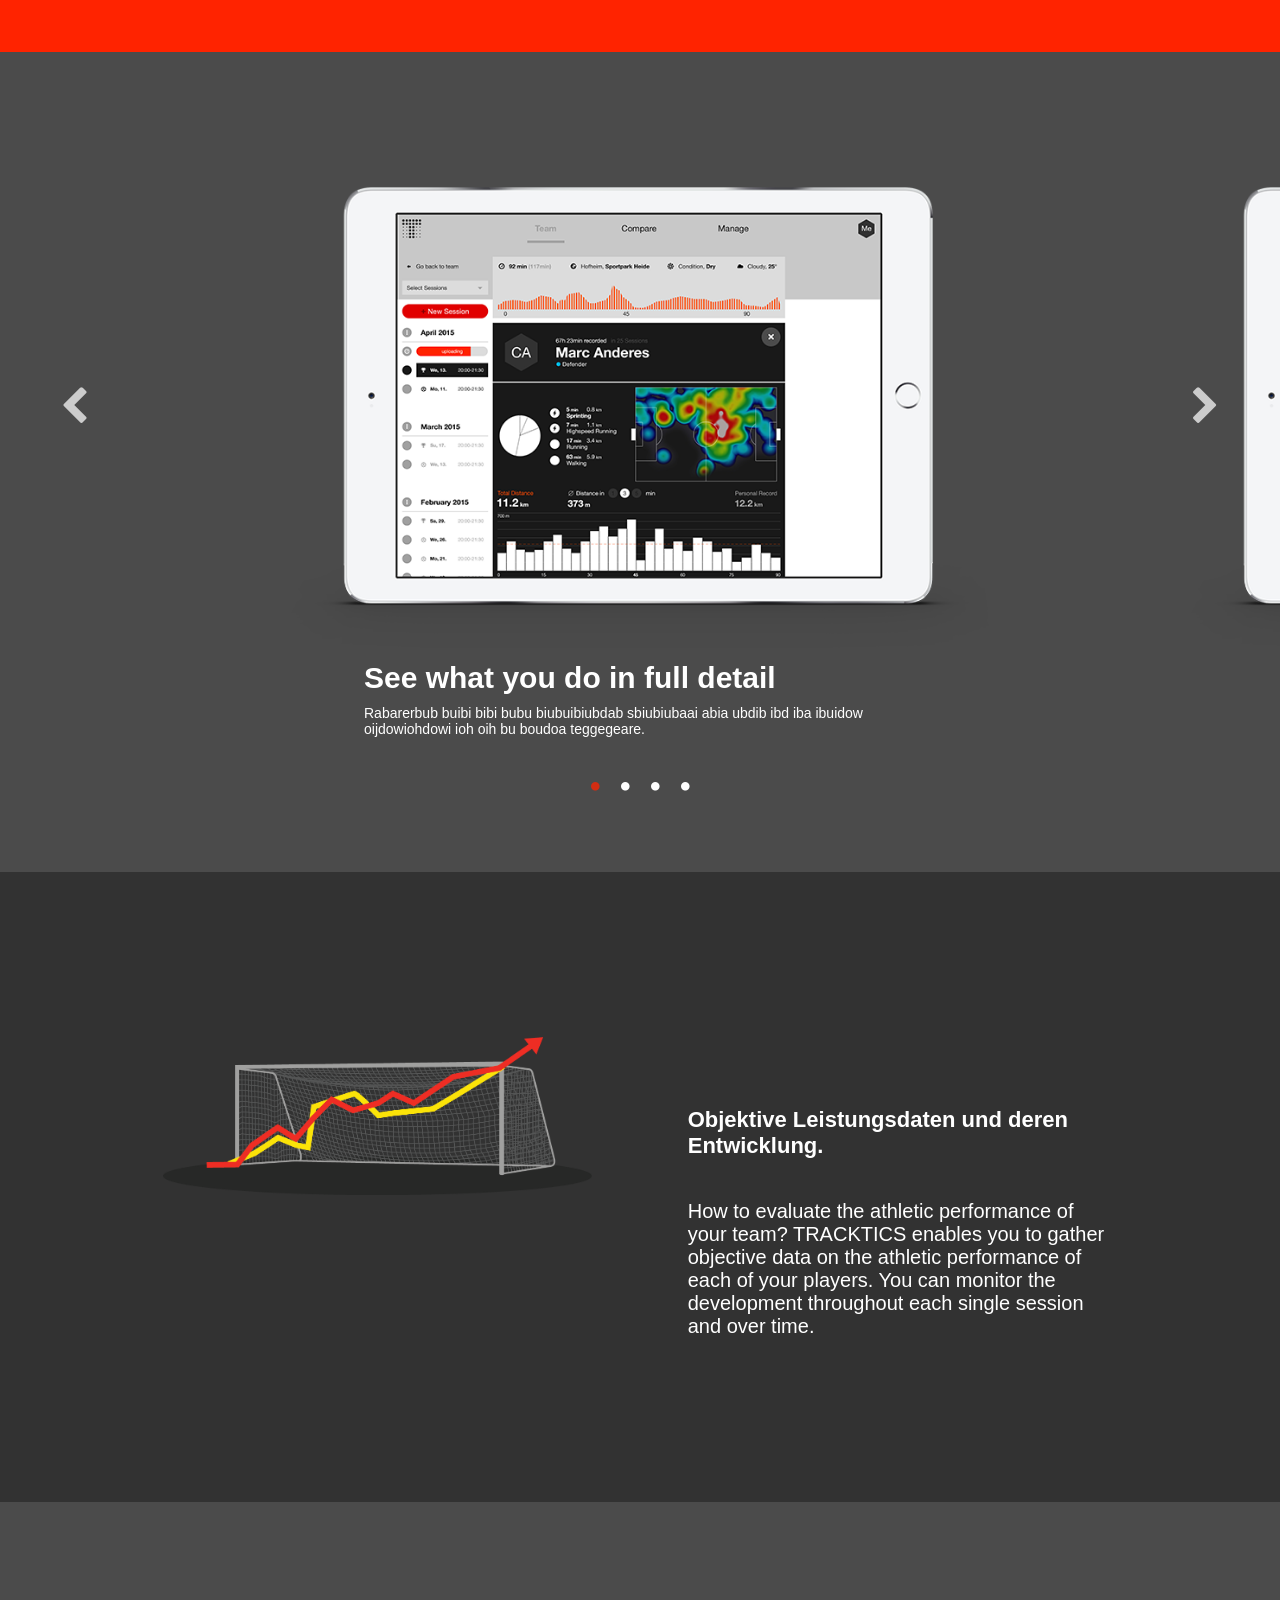
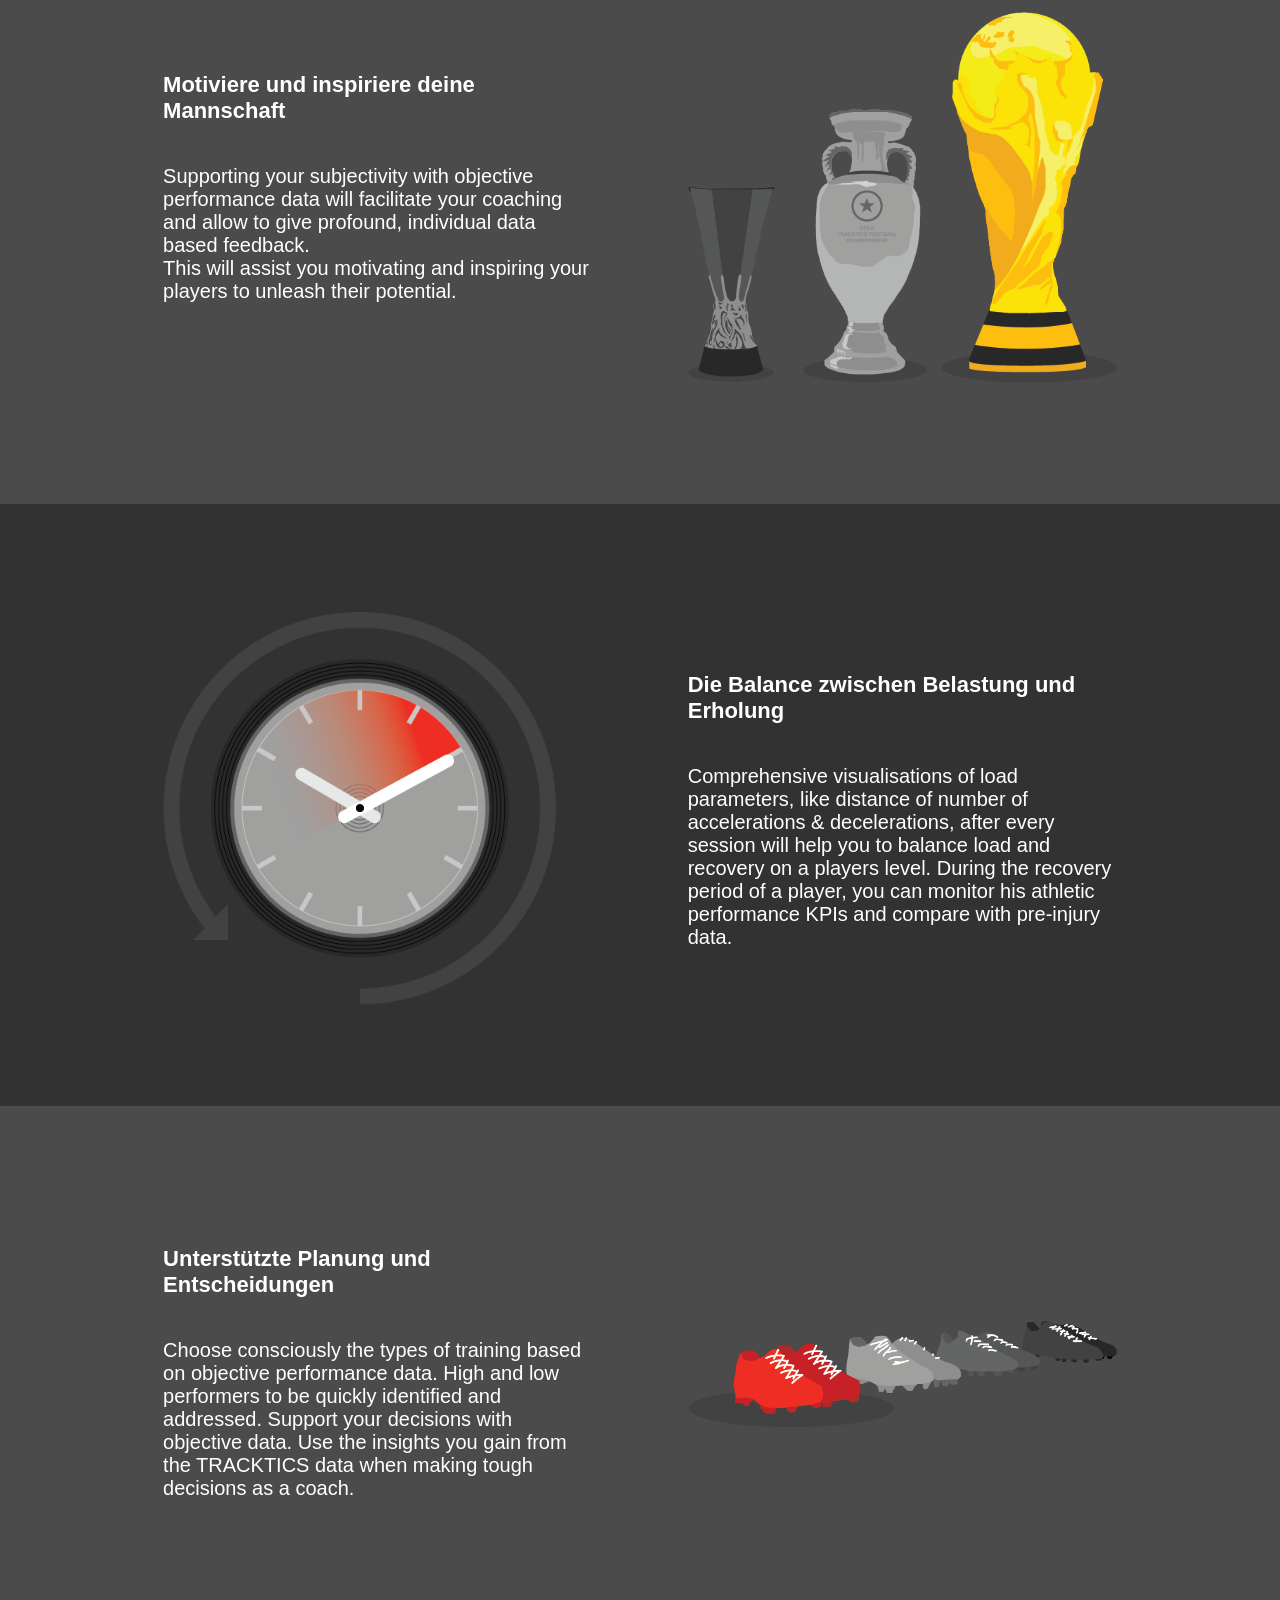
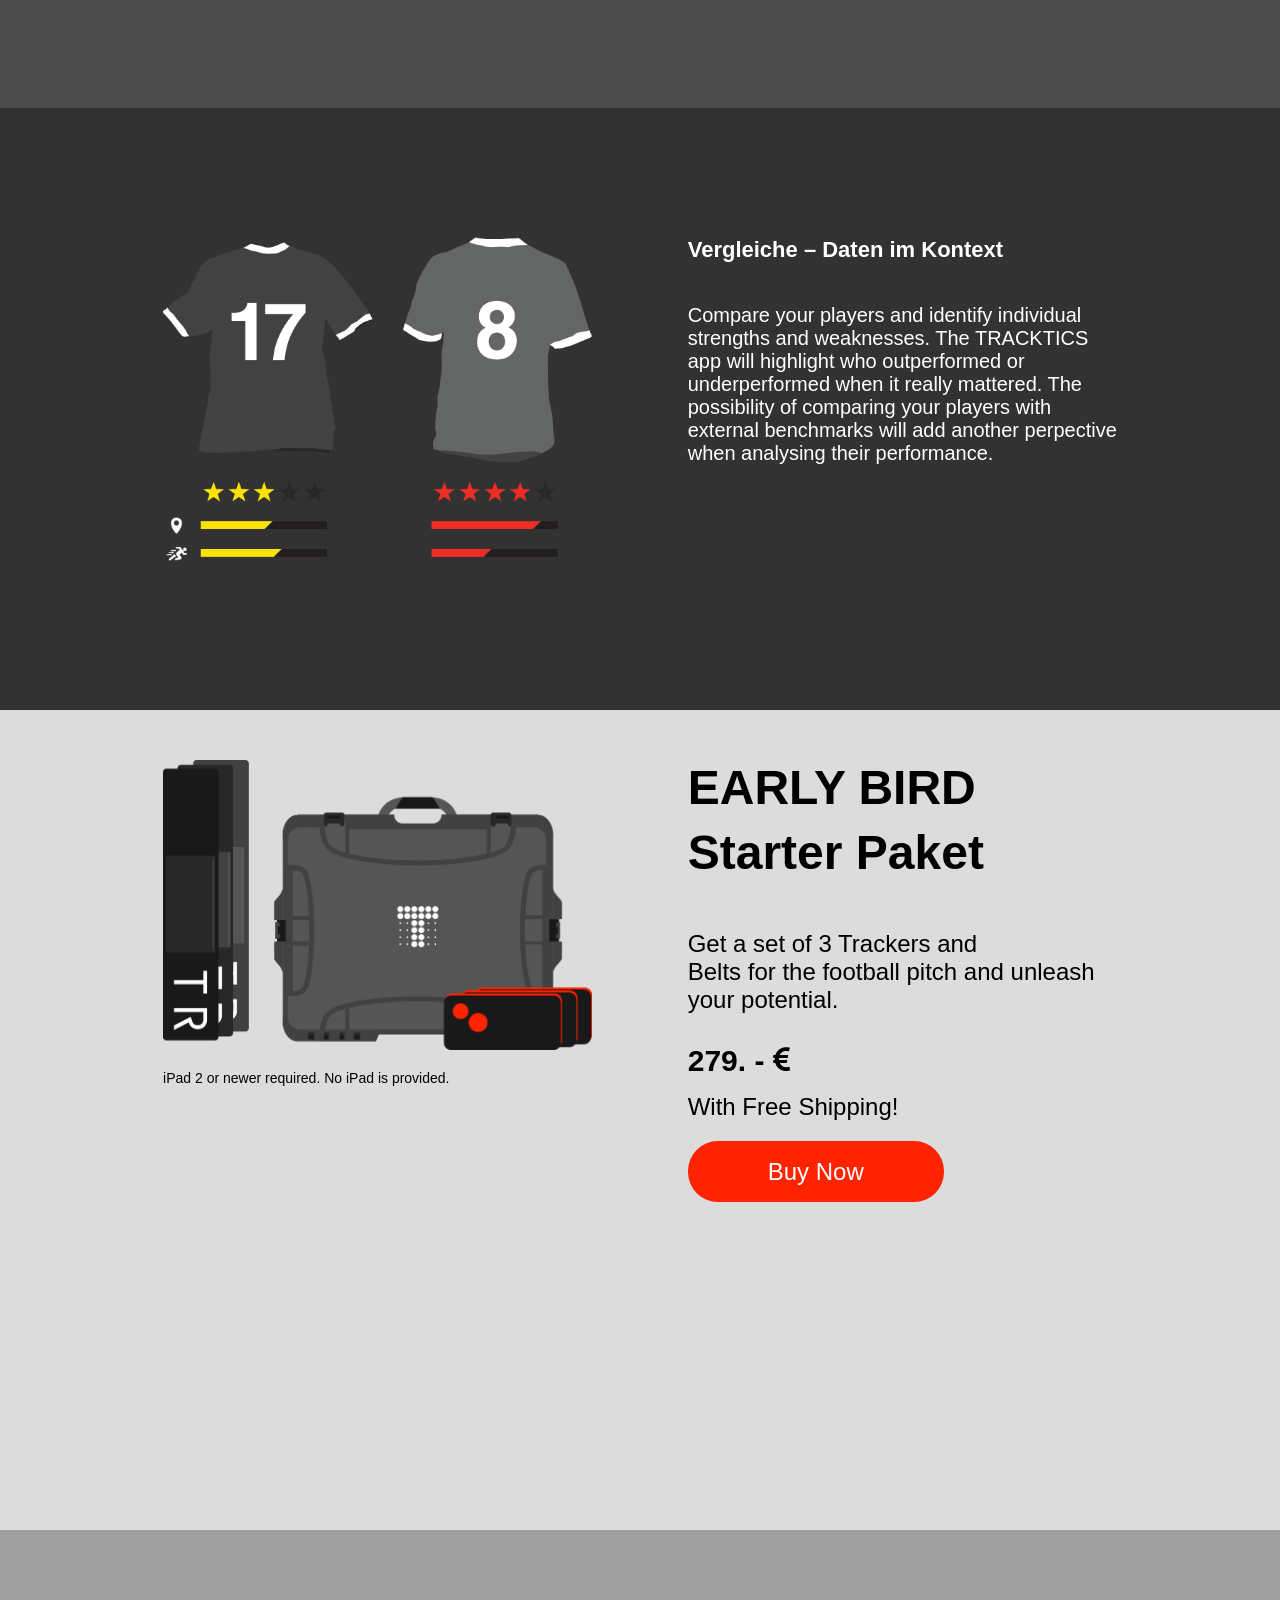
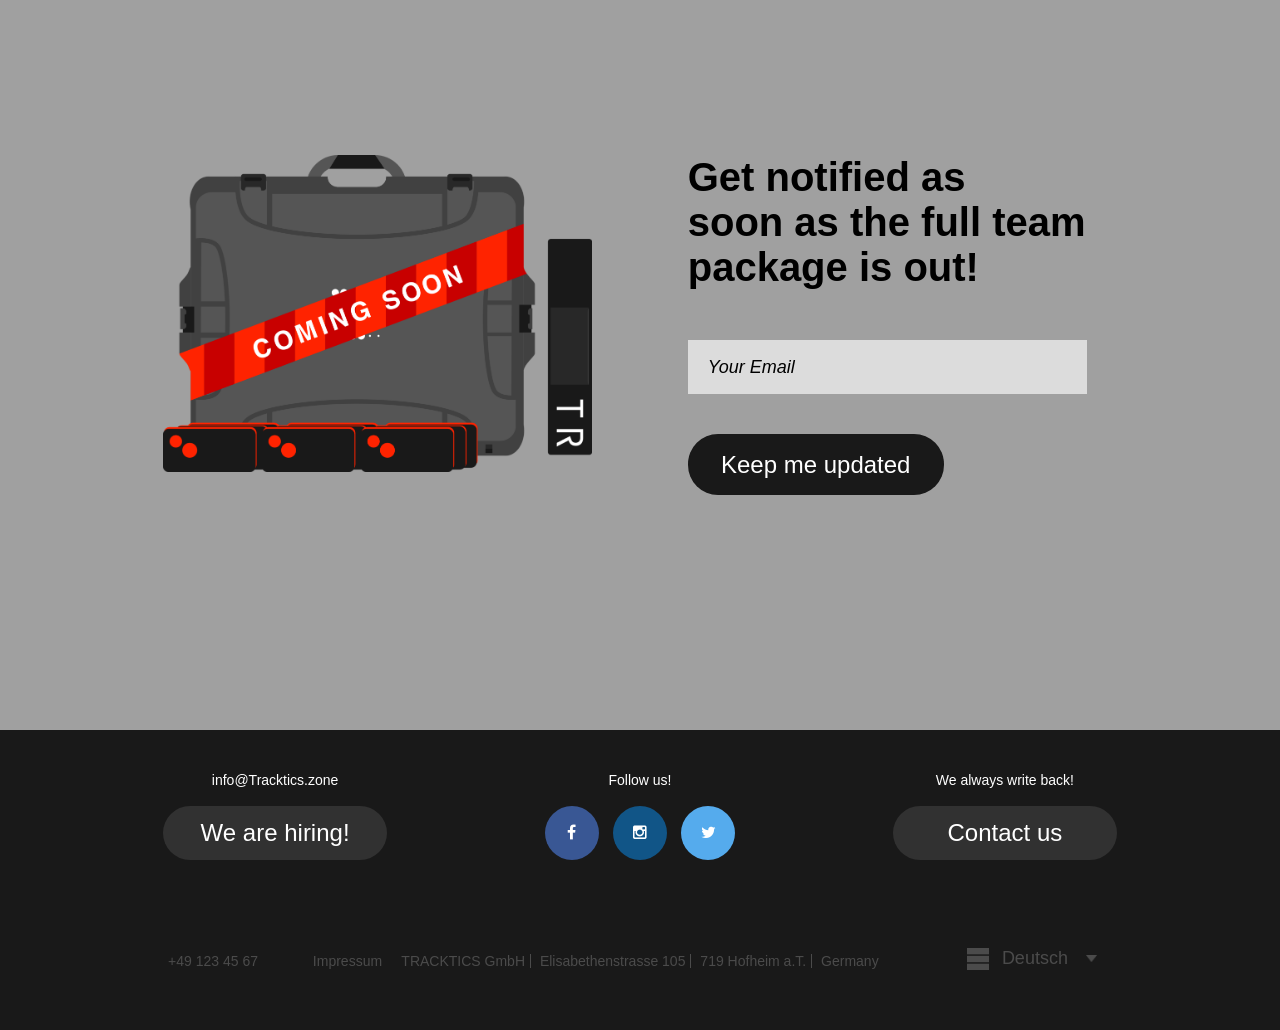
<file: teams_de.html>
﻿<!DOCTYPE html>
<html lang="en">
<head>
    <meta charset="UTF-8">
    <meta name="viewport" content="width=device-width, initial-scale=1">
    <title>Tracktics - DE | Teams</title>

    <link rel="stylesheet" href="bower_components/bootstrap/dist/css/bootstrap.css">
    <link rel="stylesheet" href="bower_components/font-awesome/css/font-awesome.css">
    <link href='https://fonts.googleapis.com/css?family=Open+Sans:400,700,300,600' rel='stylesheet' type='text/css'>





    <link rel="stylesheet/less" type="text/css" href="css/variables.less" />

    <link rel="stylesheet/less" type="text/css" href="css/style.less" />
    <link rel="stylesheet/less" type="text/css" href="css/medias.less" />
    <link rel="stylesheet/less" type="text/css" href="css/mobile2.less" />
    <link rel="stylesheet" type="text/css" href="bower_components/slick-carousel/slick/slick.css"/>
    <link rel="stylesheet" type="text/css" href="bower_components/slick-carousel/slick/slick-theme.css"/>

    <script src="bower_components/jquery/dist/jquery.min.js"></script>
    <script src="bower_components/bootstrap/dist/js/bootstrap.js"></script>
    <script type="text/javascript" src="bower_components/slick-carousel/slick/slick.js"></script>
    <script src="./js/general.js"></script>
    <script src="js/teams.js"></script>

    <script>
        var tmpWidth = effectiveDeviceWidth();
        var tmpHeight = effectiveDeviceHeight();

        //if (tmpWidth < tmpHeight) {
        //    var tmp = tmpWidth;
        //    tmpWidth = tmpHeight;
        //    tmpHeight = tmp;
        //}
        less = {
            env: "development",
            async: false,
            fileAsync: false,
            poll: 1000,
            functions: {},
            dumpLineNumbers: "comments",
            globalVars: {
                sw: tmpWidth + "px",
                sh: tmpHeight + "px"
            },
        };
    </script>
    <script src="js/less.min.js" type="text/javascript"></script>
</head>
<body>
<nav class="navigation">
    <div class="main-container">
        <div class="clearfix secondary-container">
            <div class="logo">
                <a href="index_de.html">
                    <div class="navbar_image_wrapper">
                        <img src="img/Logo.png" alt="Logo" class="img-responsive">
                    </div>
                </a>
            </div>
            <div class="hidden mobile_visible nav_toggle" onclick="NavigationToggle(this)">
                <div class="navbar_image_wrapper closed">
                    <img src="img/nav_open.png" alt="Logo" class="img-responsive">
                </div>
                <div class="navbar_image_wrapper opened hidden">
                    <img src="img/nav_close.png" alt="Logo" class="img-responsive">
                </div>
            </div>
            <ul class="list-inline mobile_hidden">
                <li><a href="index_de.html">Home</a></li>
                <li class="active"><a href="teams_de.html">Teams</a></li>
                <li><a href="players_de.html">Players</a></li>
                <li class="go_to_shop"><a href="buyProduct.html" class="btn menu-btn">Go to Shop</a></li>
            </ul>

            <ul class="list-inline mobile">
                <li><a href="index_de.html">Home</a></li>
                <li class="active"><a href="teams_de.html">Teams</a></li>
                <li><a href="players_de.html">Players</a></li>
                <li class="language">
                    <div class="toggle_language">
                        <a href="#" class="english_toggle">
                            <span class="english add_margin"><img src="img/german.png" alt=""></span>German&nbsp;<span class="caret"></span>
                        </a>
                        <ul id="changeLanguage">
                            <li class="german_drop">
                                <a href="teams.html">
                                    <span class="english"></span>English
                                </a>
                            </li>
                        </ul>
                    </div>
                </li>
                <li class="go_to_shop"><a href="buyProduct.html" class="btn menu-btn">Go to Shop</a></li>
            </ul>
        </div>

    </div>
    <!--<div class="language-selector mobile_hidden">
        <div class="main-container">
            <div class="clearfix secondary-container">
                <p class="">Your are viewing this page in Deutsch, to view it in <a href="teams.html">English, click here.</a></p>
                <div class="image-wrapper close-lang">
                    <img src="img/nav_close.png" alt="" class="img-responsive">
                </div>
            </div>
        </div>

    </div>-->
</nav>


<section class="team-head">
    <div class="main-container center-inside">
        <div class="clearfix">
            <div class="one-column">
                <div class="image_wrapper teams_ipad">
                    <img src="img/iPad_with_Trackers_Ranking_1.png" class="img-responsive" alt="">
                </div>
            </div>
            <div class="two-column">
                <div class="text-container">
                    <h1>See the data <br class="mobile_hidden"> your team <br> generates</h1>
                    <p>Use the first affordable tracking system for <br> the football pitch and unleash your potential </p>
                    <a href="#buy_section" class="btn custom-btn">Go to Shop</a>
                </div>
            </div>
        </div>

    </div>
</section>

<section class="team-second">
    <div class="main-container center-inside">
        <div class="clearfix secondary-container">
            <div class="team-features">
                <ul class="clearfix list-inline">
                    <li>
                        <div class="circle play">
                            <img src="img/Experience-Icons_3-1.png" alt="" class="img-responsive"  >
                        </div>
                        <div class="description">
                            <h3>Wear Tracker</h3>
                            <p>Put the Tracker in your Belt</p>
                        </div>
                    </li>
                    <li>
                        <div class="image_wrapper arrows">
                            <img src="img/experience-arrow.png" alt="" class="img-responsive">

                        </div>
                    </li>
                    <li>
                        <div class="circle analyse">
                            <img src="img/Experience-Icons_3-2.png" alt="" class="img-responsive" >
                        </div>
                        <div class="description">
                            <h3>Play Football</h3>
                            <p>Do everything the same as now.</p>
                        </div>
                    </li>

                    <li>
                        <div class="image_wrapper arrows second-arrow">
                            <img src="img/experience-arrow.png" alt="" class="img-responsive">
                        </div>
                    </li>
                    <li>
                        <div class="circle team">
                            <img src="img/Experience-Icons_3-3.png" alt="" class="img-responsive"  >
                        </div>
                        <div class="description">
                            <h3>Gain Insights</h3>
                            <p>Find out more about how you play!</p>
                        </div>
                    </li>
                </ul>
            </div>
        </div>
    </div>
</section>

<section class="team-third">

    <!--        <div class="cover">

            </div>-->

    <div class="your-class center-inside">
        <div>
            <img src="img/iPad_App_TopProfile.png" alt="" class="img-responsive">
            <div class="hidden-xs">
                <h3>See what you do in full detail</h3>
                <p>Rabarerbub buibi bibi bubu biubuibiubdab sbiubiubaai abia ubdib ibd iba ibuidow  oijdowiohdowi ioh oih bu boudoa teggegeare.</p>
            </div>
            <div class="container-100">
                <div class="clearfix">
                    <div class="hidden mobile_visible">
                        <p>See all your players organized and ranked</p>
                    </div>
                </div>
            </div>
        </div>
        <div>
            <img src="img/iPad_App_Ranking.png" alt=""  class="img-responsive">
            <div class="hidden-xs">
                <h3>See what you do in full detail</h3>
                <p>Rabarerbub buibi bibi bubu biubuibiubdab sbiubiubaai abia ubdib ibd iba ibuidow  oijdowiohdowi ioh oih bu boudoa teggegeare.</p>
            </div>
            <div class="container-100">
                <div class="clearfix">
                    <div class="hidden mobile_visible">
                        <p>See all your players organized and ranked</p>
                    </div>
                </div>
            </div>
        </div>
        <div>
            <img src="img/iPad_App_BottomProfile.png" alt=""  class="img-responsive">
            <div class="hidden-xs">
                <h3>See what you do in full detail</h3>
                <p>Rabarerbub buibi bibi bubu biubuibiubdab sbiubiubaai abia ubdib ibd iba ibuidow  oijdowiohdowi ioh oih bu boudoa teggegeare.</p>
            </div>
            <div class="container-100">
                <div class="clearfix">
                    <div class="hidden mobile_visible">
                        <p>See all your players organized and ranked</p>
                    </div>
                </div>
            </div>
        </div>
        <div>
            <img src="img/iPad_App_Assign.png" alt=""  class="img-responsive">
            <div class="hidden-xs">
                <h3>See what you do in full detail</h3>
                <p>Rabarerbub buibi bibi bubu biubuibiubdab sbiubiubaai abia ubdib ibd iba ibuidow  oijdowiohdowi ioh oih bu boudoa teggegeare.</p>
            </div>
            <div class="container-100">
                <div class="clearfix">
                    <div class="hidden mobile_visible">
                        <p>See all your players organized and ranked</p>
                    </div>
                </div>
            </div>
        </div>
    </div>
    <!--        <div class="main-container">
                <div class="clearfix">
                    <div class="hidden mobile_visible">
                        <p>See all your players organized and ranked</p>
                    </div>
                </div>
            </div>-->
</section>

<div class="team-items">
    <section class="team-performance">
        <div class="main-container">
            <div class="clearfix">
                <div class="one-column">
                    <div class="image_wrapper image-performance">
                        <img src="img/performance.png" alt="" class="img-responsive">
                    </div>
                </div>
                <div class="two-column">
                    <div class="section-text">
                        <h3>Objektive Leistungsdaten und deren Entwicklung.</h3>
                        <p>How to evaluate the athletic performance of your team? TRACKTICS enables you to gather objective data on the athletic performance of each of your players. You can monitor the development throughout each single session and over time.</p>

                        <a href="#" class="btn custom-btn hidden mobile_visible" onclick="ToggleReadMore(this)">Read More</a>
                    </div>
                </div>
            </div>
        </div>
    </section>

    <section class="team-motivate">
        <div class="main-container">
            <div class="clearfix">
                <div class="one-column">
                    <div class="section-text">
                        <h3>Motiviere und inspiriere deine Mannschaft</h3>
                        <p>Supporting your subjectivity with objective performance data will facilitate your coaching and allow to give profound, individual data based feedback.</p>
                        <p>This will assist you motivating and inspiring your players to unleash their potential.</p>

                        <a href="#" class="btn custom-btn hidden mobile_visible" onclick="ToggleReadMore(this)">Read More</a>
                    </div>
                </div>
                <div class="two-column">
                    <div class="image_wrapper motivate-image">
                        <img src="img/motivate_new.png" alt="" class="img-responsive">
                    </div>
                </div>
            </div>
        </div>
    </section>
    <section class="team-balance">
        <div class="main-container">
            <div class="clearfix">
                <div class="one-column">
                    <div class="image_wrapper balance-image">
                        <img src="img/balance_new.png" alt="" class="img-responsive">
                    </div>
                </div>
                <div class="two-column">
                    <div class="section-text">
                        <h3>Die Balance zwischen Belastung und Erholung</h3>
                        <p>Comprehensive visualisations of load parameters, like distance of number of accelerations & decelerations, after every session will help you to balance load and recovery on a players level. During the recovery period of a player, you can monitor his athletic performance KPIs and compare with pre-injury data.</p>

                        <a href="#" class="btn custom-btn hidden mobile_visible" onclick="ToggleReadMore(this)">Read More</a>
                    </div>
                </div>
            </div>
        </div>
    </section>
    <section class="team-planning">
        <div class="main-container">
            <div class="clearfix">
                <div class="one-column">
                    <div class="section-text">
                        <h3>Unterstützte Planung und Entscheidungen</h3>
                        <p>Choose consciously the types of training based on objective performance data. High and low performers to be quickly identified and addressed. Support your decisions with objective data. Use the insights you gain from the TRACKTICS data when making tough decisions as a coach.</p>

                        <a href="#" class="btn custom-btn hidden mobile_visible" onclick="ToggleReadMore(this)">Read More</a>
                    </div>
                </div>
                <div class="two-column">
                    <div class="image_wrapper planing-image">
                        <img src="img/Planing.png" alt="" class="img-responsive">
                    </div>
                </div>
            </div>
        </div>
    </section>
    <section class="team-comparison">
        <div class="main-container">
            <div class="clearfix">
                <div class="one-column">
                    <div class="image_wrapper comparison-image">
                        <img src="img/comparison.png" alt="" class="img-responsive">
                    </div>
                </div>
                <div class="two-column">
                    <div class="section-text">
                        <h3>Vergleiche – Daten im Kontext</h3>
                        <p>Compare your players and identify individual strengths and weaknesses. The TRACKTICS app will highlight who outperformed or underperformed when it really mattered. The possibility of comparing your players with external benchmarks will add another perpective when analysing their performance.</p>

                        <a href="#" class="btn custom-btn hidden mobile_visible" onclick="ToggleReadMore(this)">Read More</a>
                    </div>
                </div>
            </div>
        </div>
    </section>
</div>

<section class="team-shop" id="buy_section">
    <div class="main-container">
        <div class="clearfix">
            <div class="one-column">
                <div class="image_wrapper buy-image">
                    <img src="img/SALE_Illustration_5.png" alt="" class="img-responsive">
                </div>
                <p>iPad 2 or newer required. No iPad is provided.</p>
            </div>
            <div class="two-column">
                <div class="section-text">
                    <h2>EARLY BIRD</h2>
                    <h2 class="starter" >Starter Paket</h2>
                    <p class="push_bottom">Get a set of 3 Trackers and <br> Belts for the football pitch and unleash your potential.</p>
                    <!--<div class="clearfix quantity">
                        <p>Quantity</p>
                        <p  ><span class="plus">+</span><span class="minus">-</span> <span class="increase pull-right">01</span></p>
                    </div>-->
                    <p class="price">279. - <i class="fa fa-euro"></i></p>
                    <p>With Free Shipping!</p>
                    <a href="buyProduct.html" class="btn custom-btn">Buy Now</a>
                </div>
            </div>
        </div>
    </div>
</section>

<section class="team-shop notify">
    <div class="main-container">
        <div class="clearfix">
            <div class="one-column">
                <div class="image_wrapper buy-image">
                    <img src="img/Teampackage_Illustration_ComingSoon_2.png" alt="" class="img-responsive">
                </div>
            </div>
            <div class="two-column">
                <div class="section-text">
                    <h2>Get notified as <br> soon as the full team <br>package is out!</h2>
                    <input type="text" placeholder="Your Email">
                    <a href="buyProduct.html" class="btn custom-btn">Keep me updated</a>
                </div>
            </div>
        </div>
    </div>
</section>


<footer class="footer">
    <div class="main-container">
        <div class="clearfix secondary-container">
            <div class="social">
                <div class="hiring">
                    <p><a href="mailto:info@Tracktics.zone">info@Tracktics.zone</a></p>
                    <a href="openPos.html" class="btn myBtn">We are hiring!</a>
                </div>
                <div class="social-icons">
                    <p>Follow us!</p>
                    <ul class="list-inline">
                        <li><a href="http://www.facebook.com" class="facebook"><i class="fa fa-facebook"></i></a></li>
                        <li><a href="http://www.instagram.com" class="instagram"><i class="fa fa-instagram"></i></a></li>
                        <li><a href="https://twitter.com/TrackticsZone" class="twitter"><i class="fa fa-twitter"></i></a></li>
                    </ul>
                </div>
                <div class="contact">
                    <p>We always write back!</p>
                    <a href="contact.html" class="btn myBtn">Contact us</a>
                </div>
            </div>

            <div class="info-list clearfix">

                <ul class="list-inline">
                    <li class="pull">
                        <ul>
                            <li>+49 123 45 67</li>
                            <li>Impressum</li>
                        </ul>
                    </li>


                    <li>
                        <ul class="second-list list-inline">
                            <li>TRACKTICS GmbH</li>
                            <li>Elisabethenstrasse 105</li>
                            <li>719 Hofheim a.T.</li>
                            <li>Germany</li>
                        </ul>
                    </li>
                    <li class="language push">
                        <div class="toggle_language">
                            <a class="english_toggle">
                                <span class="english_bottom add_margin"></span><span class="language-text">Deutsch&nbsp;</span><span class="bottom-caret"></span>
                            </a>
                            <ul id="changeLanguage">
                                <li class="german_drop">
                                    <a href="teams.html">
                                        <span class="english"></span><span class="language-text">English</span>
                                    </a>
                                </li>
                            </ul>
                        </div>
                    </li>
                </ul>

            </div>
            <div class="mobile_hiring mobile_visible hidden">
                <p>+49 123 45 67 - info@Tracktics.zone</p>
                <div class="mobile_footer_buttons">
                    <a href="noPosition.html" class="btn myBtn">We are hiring!</a>
                    <a href="contact.html" class="btn myBtn">Contact us</a>
                </div>
                <p class="left">TRACKTICS GmbH</p>
                <p class="right">Impressum</p>
            </div>

        </div>
    </div>
</footer>


</body>
</html>
</file>
<file: css/style.css>
/* http://meyerweb.com/eric/tools/css/reset/
   v2.0 | 20110126
   License: none (public domain)
*/
/* line 8, ../sass/style.scss */
html, body, div, span, applet, object, iframe,
h1, h2, h3, h4, h5, h6, p, blockquote, pre,
a, abbr, acronym, address, big, cite, code,
del, dfn, em, img, ins, kbd, q, s, samp,
small, strike, strong, sub, sup, tt, var,
b, u, i, center,
dl, dt, dd, ol, ul, li,
fieldset, form, label, legend,
table, caption, tbody, tfoot, thead, tr, th, td,
article, aside, canvas, details, embed,
figure, figcaption, footer, header,
menu, nav, output, ruby, section, summary,
time, mark, audio, video {
  margin: 0;
  padding: 0;
  border: 0;
  font-size: 100%;
  font: inherit;
  vertical-align: baseline;
}

/* HTML5 display-role reset for older browsers */
/* line 29, ../sass/style.scss */
article, aside, details, figcaption, figure,
footer, header, menu, nav, section {
  display: block;
}

/* line 33, ../sass/style.scss */
body {
  line-height: 1;
}

/* line 36, ../sass/style.scss */
ol, ul {
  list-style: none;
}

/* line 39, ../sass/style.scss */
blockquote, q {
  quotes: none;
}

/* line 42, ../sass/style.scss */
blockquote:before, blockquote:after,
q:before, q:after {
  content: '';
  content: none;
}

/* line 47, ../sass/style.scss */
table {
  border-collapse: collapse;
  border-spacing: 0;
}

/* line 53, ../sass/style.scss */
h1, h2, h3, h4, h5, h6, p {
  line-height: normal;
}

/* line 59, ../sass/style.scss */
body, html {
  width: 100%;
  height: 100%;
  font-family: "Helvetica Neue", Helvetica, Arial, 'Open Sans', sans-serif;
  overflow-x: hidden;
}

/* line 66, ../sass/style.scss */
body {
  color: #fff;
  background: #333;
  text-align: center;
  padding-top: 50px;
  -webkit-font-smoothing: antialiased;
  -moz-osx-font-smoothing: grayscale;
  font-family: "Helvetica Neue", Helvetica, Arial, "Open Sans", sans-serif;
}

/* line 77, ../sass/style.scss */
a,
a:focus,
a:hover {
  color: #fff;
  text-decoration: none;
  outline: 0;
}

/* Custom default button */
/* line 86, ../sass/style.scss */
.btn-default,
.btn-default:hover,
.btn-default:focus {
  color: #333;
  text-shadow: none;
  /* Prevent inheritence from `body` */
  background-color: #fff;
  border: 1px solid #fff;
}

/* line 95, ../sass/style.scss */
.main-container {
  width: 1364px;
  margin: 0 auto;
  position: relative;
}

/* line 101, ../sass/style.scss */
.secondary-container {
  width: 1024px;
  margin: 0 auto;
  position: relative;
}

/* line 109, ../sass/style.scss */
.one-column {
  float: left;
  padding-left: 3px;
  position: relative;
}

/* line 115, ../sass/style.scss */
.two-column {
  float: right;
  padding-left: 3px;
  position: relative;
}

/*START NAVBAR*/
/* line 124, ../sass/style.scss */
.navbar-default {
  padding: 15px 0;
  background: #191919;
  border: none;
  margin-bottom: 0;
  height: 90px;
}

/* line 132, ../sass/style.scss */
.navbar-brand {
  width: 300px;
  padding: 0;
  margin-left: 170px;
}

/* line 138, ../sass/style.scss */
.navbar-collapse {
  margin-top: 4px;
}

/* line 142, ../sass/style.scss */
.navbar-brand img {
  width: 270px;
  height: 42px;
  margin-top: 5px;
}

/* line 148, ../sass/style.scss */
.navbar-default .navbar-nav > li > a {
  font-size: 18px;
  font-weight: bold;
  color: #4B4B4B;
  border-bottom: 1px solid transparent;
  padding-left: 0;
  padding-right: 0;
}

/* line 157, ../sass/style.scss */
.navbar-default .navbar-nav > li {
  margin-right: 42px;
}

/* line 161, ../sass/style.scss */
.navbar-default .navbar-nav > li:last-child {
  margin-right: 0;
}

/* line 166, ../sass/style.scss */
.navbar-default .navbar-nav > .active > a, .navbar-default .navbar-nav > .active > a:hover {
  background: none;
  color: #ff2300;
}

/* line 171, ../sass/style.scss */
.navbar-default .navbar-nav > li > a:focus, .navbar-default .navbar-nav > li > a:hover {
  color: #fff;
}

/* line 175, ../sass/style.scss */
.menu-btn {
  background: #323232;
  font-weight: normal !important;
  padding: 7px 32px !important;
  position: relative;
  top: 7px;
  -webkit-border-radius: 21px;
  -moz-border-radius: 21px;
  border-radius: 21px;
  color: #fff !important;
  width: 160px;
  height: 38px;
  right: -5px;
}

/* line 190, ../sass/style.scss */
a.menu-btn:active, a.menu-btn:hover, a.menu-btn:focus {
  background: #ff2300 !important;
  color: #fff !important;
}

/* line 195, ../sass/style.scss */
.btn-group .english img {
  width: 20px;
  height: 20px;
}

/* line 200, ../sass/style.scss */
.btn-group .english {
  position: relative;
  right: 10px;
  bottom: -4px;
  margin-right: 10px;
}

/* line 207, ../sass/style.scss */
button .caret {
  margin-left: 5px;
}

/* line 211, ../sass/style.scss */
.btn-group button {
  background: none;
  border: none;
  color: #4B4B4B;
  width: 136px;
  padding: 8px 0px;
  font-size: 18px;
}

/* line 220, ../sass/style.scss */
.btn-group button:hover {
  color: #fff;
}

/* line 224, ../sass/style.scss */
.btn-group button:focus, .btn-group button:active {
  background: #323232;
  color: #fff;
}

/* line 229, ../sass/style.scss */
.btn-group .dropdown-menu {
  min-width: 136px;
  padding: 0;
  border-radius: 0;
  background: #323232;
  margin: 0;
  -webkit-box-shadow: none;
  -moz-box-shadow: none;
  box-shadow: none;
  border: none;
  color: #fff;
}

/* line 242, ../sass/style.scss */
.btn-group .dropdown-menu li a {
  color: #fff;
  background: #323232 !important;
  font-size: 18px;
}

/* line 248, ../sass/style.scss */
.dropdown-menu > li > a:hover, .dropdown-menu > li > a:focus {
  color: #fff;
  background: #323232 !important;
}

/* line 253, ../sass/style.scss */
.btn-group, .btn-group-vertical {
  bottom: -6px;
  right: 20px;
}

/* line 259, ../sass/style.scss */
.btn-group .dropdown-menu img {
  position: relative;
  left: -5px;
}

/* line 264, ../sass/style.scss */
.btn-group.open .dropdown-toggle {
  -webkit-box-shadow: none;
  -moz-box-shadow: none;
  box-shadow: none;
}

/*END NAVBAR*/
/* line 272, ../sass/style.scss */
.custom-btn {
  background: #191919 !important;
  -webkit-border-radius: 30px;
  -moz-border-radius: 30px;
  border-radius: 30px;
  padding: 0;
  cursor: pointer;
  font-size: 24px;
  width: 256px;
  height: 61px;
  line-height: 59px;
  position: relative;
}

/* line 286, ../sass/style.scss */
.custom-btn:hover, .custom-btn:focus {
  color: #fff;
}

/* line 290, ../sass/style.scss */
.header-section {
  width: 100%;
  height: 870px;
  background: url("../img/HeaderPic%20Landingpage.jpg") no-repeat fixed, url("../img/HeaderPic%20Landingpage.jpg") no-repeat scroll;
  text-align: left;
  padding: 249px 0 150px 0;
  background-position: 63% 48%;
  text-align: left;
  padding: 249px 0 150px 0;
  background-size: 259% auto;
}

/* line 304, ../sass/style.scss */
.header-section h1 {
  font-size: 72px;
  font-weight: bold;
  margin-bottom: 37px;
  line-height: initial;
}

/* line 311, ../sass/style.scss */
.header-section p {
  font-size: 24px;
  margin-bottom: 112px;
}

/* line 316, ../sass/style.scss */
.header-buttons a.custom-btn {
  background: #191919 !important;
  -webkit-border-radius: 30px;
  -moz-border-radius: 30px;
  border-radius: 30px;
  padding: 0;
  cursor: pointer;
  font-size: 24px;
  width: 256px;
  height: 61px;
  line-height: 59px;
  position: relative;
}

/* line 330, ../sass/style.scss */
.header-buttons a.custom-btn:hover, a.custom-btn:focus {
  background: #ff2300 !important;
  color: #fff !important;
  outline: none;
}

/* line 336, ../sass/style.scss */
.header-buttons a.custom-btn span {
  background: #fff;
  float: left;
  height: 40px;
  width: 40px;
  text-align: center;
  padding: 6px;
  border-radius: 100%;
  position: relative;
  left: 9px;
  top: 9px;
}

/* line 349, ../sass/style.scss */
.header-buttons a.custom-btn span img {
  margin: 0 auto;
}

/* line 353, ../sass/style.scss */
.header-buttons {
  width: 100%;
}

/* line 357, ../sass/style.scss */
.header-buttons .custom-btn:first-child {
  left: 3px;
}

/* line 361, ../sass/style.scss */
.header-buttons .custom-btn:last-child {
  float: right;
  right: 28px;
}

/*METRICS SECTION*/
/* line 369, ../sass/style.scss */
.metrics-section {
  background: url("../img/Metrics%20Background%20Landingpage.jpg") no-repeat fixed, url("../img/Metrics%20Background%20Landingpage.jpg") no-repeat center center scroll;
  background-size: cover;
  width: 100%;
  height: 1080px;
  padding: 131px 0 125px 0;
}

/* line 377, ../sass/style.scss */
.metrics-section h2 {
  font-size: 48px;
  font-weight: bold;
  text-align: left;
  margin-top: 50px;
  line-height: normal;
  left: 5px;
  position: relative;
}

/* line 387, ../sass/style.scss */
.features {
  clear: both;
}

/* line 391, ../sass/style.scss */
.features li {
  margin-right: 14.3%;
  float: left;
  padding: 0;
}

/* line 396, ../sass/style.scss */
.list-inline {
  padding-left: 0;
  margin-left: 2px;
  list-style: none;
}

/* line 403, ../sass/style.scss */
.features li .circle {
  width: 133px;
  height: 133px;
  border: 3px solid #fff;
  -webkit-border-radius: 100%;
  -moz-border-radius: 100%;
  border-radius: 100%;
  padding: 33px;
  margin: 0 auto;
}

/* line 414, ../sass/style.scss */
.features li:last-child {
  margin-right: 0;
}

/* line 418, ../sass/style.scss */
.features p {
  text-align: center;
  font-size: 24px;
  margin-top: 17px;
  font-weight: bold;
}

/* line 425, ../sass/style.scss */
.product-section {
  background: url("../img/SelectAProduct%20Background%20Landingpage.jpg") no-repeat fixed, url("../img/SelectAProduct%20Background%20Landingpage.jpg") no-repeat scroll;
  background-size: cover;
  width: 100%;
  height: 1080px;
  padding: 236px 0 241px 0;
}

/* line 434, ../sass/style.scss */
.product-title {
  margin-top: 60px;
  text-align: left;
  margin-bottom: 50px;
}

/* line 440, ../sass/style.scss */
.product-title h3 {
  font-size: 30px;
  font-weight: bold;
  margin-bottom: 10px;
}

/* line 446, ../sass/style.scss */
.product-title p {
  font-size: 14px;
}

/* line 450, ../sass/style.scss */
.myBtn {
  font-size: 24px;
  width: 224px;
  height: 54px;
  background: #191919;
  color: #fff;
  -webkit-border-radius: 30px;
  -moz-border-radius: 30px;
  border-radius: 30px;
  line-height: 40px;
}

/* line 462, ../sass/style.scss */
.myBtn:hover {
  color: #fff;
}

/* line 467, ../sass/style.scss */
.recommend-section {
  height: 762px;
  background: #323232;
  padding: 150px 0;
}

/*.recommend-container {
    height: 462px;
    width: 100%;
}*/
/* line 478, ../sass/style.scss */
.recommend-section h2 {
  margin-top: 0;
  font-size: 36px;
  padding-bottom: 74px;
  font-weight: bold;
}

/* line 485, ../sass/style.scss */
.tableDisplay {
  display: table;
  height: 241px;
  width: 100%;
}

/* line 491, ../sass/style.scss */
.cell {
  display: table-cell;
  vertical-align: middle;
  margin-right: 92px;
}

/* line 497, ../sass/style.scss */
.tableDisplay .cell:first-child {
  text-align: left;
}

/* line 501, ../sass/style.scss */
.tableDisplay .cell:last-child {
  text-align: right;
}

/* line 505, ../sass/style.scss */
.user {
  width: 280px;
  height: 360px;
  background: #fff;
  margin: 0 auto;
  padding: 27px 43px;
  color: #000;
}

/* line 514, ../sass/style.scss */
.user img {
  margin: 0 55px;
  width: 100px;
  height: 100px;
  margin-bottom: 21px;
}

/* line 521, ../sass/style.scss */
.user p {
  font-size: 14px;
}

/* line 525, ../sass/style.scss */
.user h4 {
  font-size: 14px;
  font-weight: bold;
}

/* line 530, ../sass/style.scss */
.newsletter {
  background: url("../img/Locker%20Rooms%20Landingpage.jpg") no-repeat center center;
  background-size: 100% 100%;
  width: 100%;
  height: 562px;
  padding: 150px 0;
}

/* line 538, ../sass/style.scss */
.newsletter h2 {
  font-size: 36px;
  margin-top: 0;
  margin-bottom: 56px;
  font-weight: bold;
}

/* line 545, ../sass/style.scss */
.email {
  margin-bottom: 55px;
}

/* line 549, ../sass/style.scss */
.email input {
  width: 430px;
  height: 54px;
  float: left;
  background: #c81900;
  padding: 0 20px;
  -webkit-box-shadow: none;
  -moz-box-shadow: none;
  box-shadow: none;
  border: none;
  outline: none;
  font-size: 18px;
  margin-left: 160px;
  line-height: 54px;
}

/* line 565, ../sass/style.scss */
.email .myBtn {
  float: right;
  background: #fff;
  color: #ff2300;
}

/* line 571, ../sass/style.scss */
.email input::-webkit-input-placeholder {
  color: #fff;
  font-style: italic;
  font-size: 18px;
}

/* line 577, ../sass/style.scss */
.email input:-moz-placeholder {
  /* Firefox 18- */
  color: #fff;
  font-style: italic;
  font-size: 18px;
}

/* line 583, ../sass/style.scss */
.email input::-moz-placeholder {
  /* Firefox 19+ */
  color: #fff;
  font-style: italic;
  font-size: 18px;
}

/* line 589, ../sass/style.scss */
.email input:-ms-input-placeholder {
  color: #fff;
  font-style: italic;
  font-size: 18px;
}

/* line 595, ../sass/style.scss */
.newsletter .friend {
  background: #C81900;
  color: #fff;
}

/* line 601, ../sass/style.scss */
.partners {
  background: #323232;
  height: 750px;
  width: 100%;
  padding: 88px 0 102px 0;
}

/* line 608, ../sass/style.scss */
.partners h2 {
  font-size: 36px;
  font-weight: bold;
  margin-bottom: 61px;
}

/* line 614, ../sass/style.scss */
.partners .partner-container {
  /* height: 300px; */
  padding: 0 0 105px 0;
}

/* line 620, ../sass/style.scss */
.partner-container .partner-img {
  background: #fff;
  width: 280px;
  height: 130px;
  display: inline-block;
  margin-bottom: 25px;
}

/* line 628, ../sass/style.scss */
.partner-container .partner-div {
  display: inline-block;
}

/* line 632, ../sass/style.scss */
.partner-container .partner-div:first-child {
  float: left;
}

/* line 636, ../sass/style.scss */
.partner-container .partner-div:last-child {
  float: right;
}

/* line 640, ../sass/style.scss */
.partner-img img {
  margin: 0 auto;
}

/* line 644, ../sass/style.scss */
.partner-div h3 {
  font-size: 24px;
  margin-bottom: 6px;
  font-weight: bold;
}

/* line 650, ../sass/style.scss */
.partner-div p {
  font-size: 14px;
}

/* line 655, ../sass/style.scss */
.sponsor-container h3 {
  margin: 0 0 34px 0;
  font-size: 24px;
}

/* line 660, ../sass/style.scss */
.sponsor-div {
  width: 564px;
  margin: 0 auto;
}

/* line 665, ../sass/style.scss */
.sponsor-div .sponsor-img {
  display: inline-block;
}

/* line 669, ../sass/style.scss */
.sponsor-div .sponsor-img:nth-child(1) {
  float: left;
}

/* line 673, ../sass/style.scss */
.sponsor-div .sponsor-img:nth-child(3) {
  float: right;
}

/* line 678, ../sass/style.scss */
.footer {
  background: #191919;
  height: 300px;
  padding-top: 42px;
  padding-bottom: 65px;
}

/* line 685, ../sass/style.scss */
.footer .social {
  height: 87px;
  margin-bottom: 90px;
}

/*
.footer .social{
    margin-bottom: 18px;
}
*/
/* line 696, ../sass/style.scss */
.footer p {
  font-size: 14px;
  margin-bottom: 18px;
}

/*
.social .hiring, .social .contact {
    width: 224px;
    height: 108px;
    display: inline-block;
}
*/
/* line 709, ../sass/style.scss */
.social .hiring {
  float: left;
}

/* line 713, ../sass/style.scss */
.social .contact {
  float: right;
}

/* line 717, ../sass/style.scss */
.footer .myBtn {
  background: #313131;
}

/* line 721, ../sass/style.scss */
.social .social-icons {
  height: 108px;
  display: inline-block;
}

/* line 726, ../sass/style.scss */
.social .social-icons li a {
  width: 54px;
  height: 54px;
  -webkit-border-radius: 100%;
  -moz-border-radius: 100%;
  border-radius: 100%;
  display: block;
  line-height: 54px;
  font-size: 16px;
}

/* line 737, ../sass/style.scss */
.facebook {
  background: #395794;
}

/* line 741, ../sass/style.scss */
.instagram {
  background: #115587;
}

/* line 745, ../sass/style.scss */
.twitter {
  background: #55ABED;
}

/*

.footer .info-list {
    margin-top: 65px;
}
*/
/* line 755, ../sass/style.scss */
.footer .info-list p {
  color: #4b4b4b;
  margin: 0;
}

/* line 760, ../sass/style.scss */
.info-list li {
  border-right: 1px solid #4b4b4b;
}

/* line 764, ../sass/style.scss */
.info-list li:last-child {
  border-right: none;
}

/* line 768, ../sass/style.scss */
.info-list li p {
  padding: 0 5px;
}

/*END OF LANDING PAGE*/
/*TEAMS*/
/* line 777, ../sass/style.scss */
.team-head {
  background: url("../img/Header%20TeamProduct.jpg") no-repeat fixed, url("../img/Header%20TeamProduct.jpg") no-repeat scroll;
  background-size: 105% auto;
  background-position: 50% 90%;
  position: relative;
  height: 870px;
  padding: 204px 0 150px 0;
  text-align: left;
}

/* line 787, ../sass/style.scss */
.team-head .one-column {
  margin-top: 44px;
  margin-left: 20px;
}

/* line 792, ../sass/style.scss */
.team-head .two-column {
  margin-right: 83px;
  margin-top: 38px;
}

/* line 797, ../sass/style.scss */
.team-head h1 {
  font-size: 72px;
  font-weight: bold;
  margin-bottom: 32px;
}

/* line 804, ../sass/style.scss */
.team-head p {
  font-size: 24px;
  margin-bottom: 36px;
}

/* line 809, ../sass/style.scss */
.team-head .custom-btn {
  background: #ff2300 !important;
}

/* line 813, ../sass/style.scss */
.team-second {
  height: 752px;
  background: #ff2300;
  width: 100%;
  padding: 162px 0 170px 0;
}

/* line 820, ../sass/style.scss */
.team-features {
  clear: both;
  margin-bottom: 93px;
}

/* line 825, ../sass/style.scss */
.team-features li {
  margin-right: 5.3%;
  float: left;
  padding: 0;
}

/* line 830, ../sass/style.scss */
.team-features .list-inline {
  padding-left: 0;
  margin-left: 7px;
  list-style: none;
}

/* line 837, ../sass/style.scss */
.team-features li .circle {
  width: 192px;
  height: 192px;
  border: 3px solid #fff;
  -webkit-border-radius: 100%;
  -moz-border-radius: 100%;
  border-radius: 100%;
  margin: 0 auto;
}

/* line 847, ../sass/style.scss */
.team-features li:last-child {
  margin-right: 0;
}

/* line 851, ../sass/style.scss */
.team-features p {
  text-align: center;
  font-size: 24px;
  margin-top: 17px;
  font-weight: bold;
}

/* line 858, ../sass/style.scss */
.description {
  width: 337px;
}

/* line 862, ../sass/style.scss */
.description h3 {
  font-size: 36px;
  margin-bottom: 35px;
}

/* line 867, ../sass/style.scss */
.description p {
  font-size: 18px;
}

/* line 871, ../sass/style.scss */
.team-third {
  background: #4b4b4b;
  height: 1156px;
  padding: 227px 0 67px 0;
}

/* line 877, ../sass/style.scss */
.team-third h3 {
  font-size: 30px;
  font-weight: bold;
}

/* line 882, ../sass/style.scss */
.team-third p {
  font-size: 14px;
}

/* line 886, ../sass/style.scss */
.team-items {
  text-align: left;
}

/* line 890, ../sass/style.scss */
.team-items h3 {
  font-size: 36px;
  font-weight: bold;
  margin-bottom: 41px;
}

/* line 897, ../sass/style.scss */
.team-performance {
  background: #323232;
  height: 762px;
  padding: 248px 0 200px 0;
}

/* line 904, ../sass/style.scss */
.team-performance .one-column {
  right: 158px;
  bottom: 7px;
}

/* line 909, ../sass/style.scss */
.team-performance .two-column {
  width: 665px;
  height: 252px;
  position: absolute;
  right: -31px;
}

/* line 917, ../sass/style.scss */
.team-items p {
  font-size: 30px;
}

/* line 921, ../sass/style.scss */
.team-motivate {
  background: #4b4b4b;
  height: 602px;
  padding: 110px 0 108px 0;
}

/* line 927, ../sass/style.scss */
.team-balance {
  background: #323232;
  height: 602px;
  padding: 149px 0 151px 0;
}

/* line 933, ../sass/style.scss */
.team-balance .one-column {
  bottom: 39px;
  left: 158px;
}

/* line 938, ../sass/style.scss */
.team-balance .two-column {
  width: 692px;
  margin-top: 10px;
  left: 60px;
}

/* line 945, ../sass/style.scss */
.team-planning {
  background: #4b4b4b;
  height: 602px;
  padding: 149px 0 147px 0;
}

/* line 951, ../sass/style.scss */
.team-planning .one-column {
  width: 647px;
  margin-left: 70px;
}

/* line 956, ../sass/style.scss */
.team-planning .two-column {
  left: 106px;
  bottom: 246px;
}

/* line 961, ../sass/style.scss */
.team-comparison {
  background: #323232;
  height: 602px;
  padding: 129px 0 127px 0;
}

/* line 967, ../sass/style.scss */
.team-comparison .one-column {
  margin-left: 129px;
}

/* line 971, ../sass/style.scss */
.team-comparison .two-column {
  width: 686px;
  left: 50px;
  margin-top: 10px;
}

/* line 978, ../sass/style.scss */
.team-shop {
  height: 1080px;
  background: #dcdcdc;
  padding: 305px 0 284px 0;
  text-align: left;
  color: #000;
}

/* line 986, ../sass/style.scss */
.team-shop h2 {
  font-size: 48px;
  font-weight: bold;
}

/* line 991, ../sass/style.scss */
.team-shop h3 {
  font-size: 48px;
  font-weight: bold;
}

/* line 996, ../sass/style.scss */
.team-shop p {
  font-size: 24px;
}

/* line 1000, ../sass/style.scss */
.team-shop .custom-btn {
  background: #ff2300 !important;
}

/* line 1004, ../sass/style.scss */
.player {
  background: url("../img/Header%20TeamProduct.jpg") no-repeat fixed, url("../img/Header%20TeamProduct.jpg") no-repeat scroll;
  background-size: 105% auto;
  background-position: 50% 90%;
  position: relative;
  height: 870px;
  padding: 108px 0 109px 0;
  text-align: left;
}

/* line 1014, ../sass/style.scss */
.player .one-column {
  margin-left: 71px;
  margin-top: 59px;
}

/* line 1019, ../sass/style.scss */
.player .two-column {
  width: 673px;
  top: 171px;
  right: 56px;
}

/* line 1026, ../sass/style.scss */
.player h1 {
  font-size: 72px;
  font-weight: bold;
  margin-bottom: 20px;
}

/* line 1032, ../sass/style.scss */
.player p {
  font-size: 24px;
  margin-bottom: 69px;
}

/* line 1037, ../sass/style.scss */
.player input {
  width: 430px;
  padding: 0 20px;
  height: 54px;
  color: #000;
  font-size: 18px;
  -webkit-box-shadow: none;
  -moz-box-shadow: none;
  box-shadow: none;
  border: none;
  outline: none;
  margin-left: 3px;
  margin-right: 8px;
  line-height: 54px;
}

/* line 1053, ../sass/style.scss */
.player .myBtn {
  font-size: 21px;
  background: #ff2300;
}

/* line 1058, ../sass/style.scss */
.myBtn:hover, .myBtn:focus {
  color: #fff;
}

/* line 1062, ../sass/style.scss */
.player input::-webkit-input-placeholder {
  color: #000;
  font-style: italic;
  font-size: 18px;
}

/* line 1068, ../sass/style.scss */
.player input:-moz-placeholder {
  /* Firefox 18- */
  color: #000;
  font-style: italic;
  font-size: 18px;
}

/* line 1074, ../sass/style.scss */
.player input::-moz-placeholder {
  /* Firefox 19+ */
  color: #000;
  font-style: italic;
  font-size: 18px;
}

/* line 1080, ../sass/style.scss */
.player input:-ms-input-placeholder {
  color: #000;
  font-style: italic;
  font-size: 18px;
}

/*BUY PRODUCT*/
/* line 1089, ../sass/style.scss */
.buy-first {
  background: #4B4B4B;
  height: 1240px;
  padding: 250px 0 194px 0;
  text-align: left;
}

/* line 1097, ../sass/style.scss */
.buy-first h3 {
  font-size: 30px;
  margin-bottom: 30px;
  font-weight: bold;
}

/* line 1103, ../sass/style.scss */
.buy-first .personal-info input {
  display: block;
  width: 400px;
  height: 60px;
  padding: 0 20px;
  background: #646464;
  font-size: 24px;
  -webkit-box-shadow: none;
  -moz-box-shadow: none;
  box-shadow: none;
  border: none;
  outline: none;
  margin-bottom: 10px;
  line-height: 60px;
}

/* line 1119, ../sass/style.scss */
.buy-first .personal-info input::-webkit-input-placeholder {
  color: #A0A0A0;
  font-size: 24px;
}

/* line 1124, ../sass/style.scss */
.buy-first .personal-info input:-moz-placeholder {
  /* Firefox 18- */
  color: #A0A0A0;
  font-size: 18px;
}

/* line 1129, ../sass/style.scss */
.buy-first .personal-info input::-moz-placeholder {
  /* Firefox 19+ */
  color: #A0A0A0;
  font-size: 24px;
}

/* line 1134, ../sass/style.scss */
.buy-first .personal-info input:-ms-input-placeholder {
  color: #A0A0A0;
  font-size: 24px;
}

/* line 1139, ../sass/style.scss */
.first-row .one-column {
  width: 462px;
  height: 470px;
  margin-left: 173px;
  margin-top: 46px;
  margin-bottom: -13px;
}

/* line 1147, ../sass/style.scss */
.buy-first .one-column {
  margin-left: 173px;
}

/* line 1151, ../sass/style.scss */
.first-row .two-column {
  margin-right: -61px;
  margin-top: 44px;
}

/* line 1156, ../sass/style.scss */
.buy-second {
  background: url("../img/circleBGD.png") no-repeat center center;
  background-size: cover;
  height: 870px;
  padding: 365px 0 309px 0;
}

/* line 1163, ../sass/style.scss */
.buy-second h2 {
  font-size: 36px;
  font-weight: bold;
  margin-bottom: 27px;
  margin-top: -7px;
}

/* line 1170, ../sass/style.scss */
.buy-second p {
  font-size: 24px;
  margin-bottom: 45px;
}

/* line 1176, ../sass/style.scss */
.buy-second .custom-btn {
  background: #fff !important;
  line-height: 61px;
  color: #FF2300;
  font-size: 24px;
  left: 7px;
}

/* line 1184, ../sass/style.scss */
.buy-second .custom-btn:hover, .buy-second .custom-btn:focus {
  background: #fff !important;
  color: #FF2300 !important;
  vertical-align: middle;
}

/* line 1191, ../sass/style.scss */
.buy-second .custom-btn span {
  background: #000 !important;
  right: 40px;
  display: inline-table;
  width: 49px;
  height: 49px;
  -webkit-border-radius: 100%;
  -moz-border-radius: 100%;
  border-radius: 100%;
  top: 2px;
  position: relative;
}

/* line 1204, ../sass/style.scss */
.buy-second a.custom-btn span img {
  padding-top: 4px;
  margin: 11px auto 0 auto;
}

/* line 1209, ../sass/style.scss */
.buy-third {
  height: 1080px;
  background: #dcdcdc;
  padding: 302px 0 283px 0;
  text-align: left;
  color: #000;
}

/* line 1217, ../sass/style.scss */
.buy-third .one-column {
  margin-left: 67px;
}

/* line 1221, ../sass/style.scss */
.buy-third .two-column {
  width: 389px;
  height: 169px;
  margin-right: 139px;
  margin-top: 161px;
}

/* line 1228, ../sass/style.scss */
.buy-third h3 {
  font-weight: bold;
}

/* line 1232, ../sass/style.scss */
.buy-third h3, .buy-third p {
  font-size: 30px;
}

/* line 1237, ../sass/style.scss */
.buy-third span {
  float: right;
}

/* line 1241, ../sass/style.scss */
.buy-third .total {
  padding-bottom: 20px;
  border-bottom: 3px solid #000;
  margin-bottom: 20px;
}

/* line 1248, ../sass/style.scss */
.buy-third .custom-btn {
  background: #ff2300 !important;
  margin-top: 82px;
}

/* line 1253, ../sass/style.scss */
.contact-header {
  background: url("../img/Header%20TeamProduct.jpg") no-repeat fixed, url("../img/Header%20TeamProduct.jpg") no-repeat scroll;
  background-size: 164% auto;
  background-position: 37% 73%;
  position: relative;
  height: 720px;
  padding: 224px 0 250px 0;
  text-align: left;
}

/* line 1264, ../sass/style.scss */
.contact-header .one-column {
  margin-top: 35px;
}

/* line 1268, ../sass/style.scss */
.contact-header h1 {
  font-size: 72px;
  font-weight: bold;
}

/* line 1273, ../sass/style.scss */
.contact-forms {
  height: 1080px;
  background: #4B4B4B;
  padding: 188px 0 76px 0;
  text-align: left;
}

/* line 1280, ../sass/style.scss */
.contact-forms .one-column {
  width: 820px;
  margin-bottom: 40px;
}

/* line 1285, ../sass/style.scss */
.contact-forms h3 {
  font-size: 30px;
  font-weight: bold;
  margin-bottom: 25px;
}

/* line 1291, ../sass/style.scss */
.contact-forms input {
  display: inline-block;
  width: 400px;
  height: 60px;
  line-height: 60px;
  padding: 0 20px;
  background: #646464;
  font-size: 24px;
  -webkit-box-shadow: none;
  -moz-box-shadow: none;
  box-shadow: none;
  border: none;
  outline: none;
  margin-bottom: 18px;
}

/* line 1307, ../sass/style.scss */
.contact-forms textarea {
  display: block;
  width: 820px;
  height: 360px;
  background: #646464;
  font-size: 24px;
  -webkit-box-shadow: none;
  -moz-box-shadow: none;
  box-shadow: none;
  border: none;
  outline: none;
  resize: none;
  padding: 20px;
}

/* line 1323, ../sass/style.scss */
.contact-forms img {
  position: relative;
  top: 20px;
}

/* line 1330, ../sass/style.scss */
.positions-header {
  background: url("../img/Header%20TeamProduct.jpg") no-repeat fixed, url("../img/Header%20TeamProduct.jpg") no-repeat scroll;
  background-size: 164% auto;
  background-position: 37% 73%;
  height: 720px;
  padding: 226px 0 262px 0;
  text-align: left;
}

/* line 1339, ../sass/style.scss */
.positions-header h1 {
  font-size: 72px;
  font-weight: bold;
  margin-top: 30px;
}

/* line 1345, ../sass/style.scss */
.positions {
  height: 1110px;
  background: #4B4B4B;
  text-align: left;
  padding: 178px 0 137px 0;
}

/* line 1352, ../sass/style.scss */
.positions h3 {
  font-size: 30px;
  font-weight: bold;
  margin-bottom: 5px;
  margin-top: 5px;
}

/* line 1359, ../sass/style.scss */
.positions p {
  font-size: 24px;
  margin-bottom: 25px;
}

/* line 1365, ../sass/style.scss */
.positions .open-positions {
  height: 60px;
  width: 100%;
  background: #646464;
  margin-bottom: 10px;
  color: #A0A0A0;
  line-height: 60px;
  padding: 0 20px;
  font-size: 24px;
}

/* line 1376, ../sass/style.scss */
.positions .open-positions span {
  float: right;
}

/* line 1381, ../sass/style.scss */
.noPos {
  height: 1007px;
  background: #4B4B4B;
  text-align: left;
  padding: 108px 0 80px 0;
}

/* line 1388, ../sass/style.scss */
.noPos .one-column {
  width: 100%;
}

/* line 1393, ../sass/style.scss */
.noPos h3 {
  font-size: 30px;
  font-weight: bold;
  margin-bottom: 109px;
}

/* line 1399, ../sass/style.scss */
.noPos p {
  font-size: 24px;
}
</file>
<file: css/onepage-scroll.css>
body, html {
  margin: 0;
  overflow: hidden;
  -webkit-transition: opacity 400ms;
  -moz-transition: opacity 400ms;
  transition: opacity 400ms;
}

body, .onepage-wrapper, html {
  display: block;
  position: static;
  padding: 0;
  width: 100%;
  height: 100%;
}

.onepage-wrapper {
  width: 100%;
  height: 100%;
  display: block;
  position: relative;
  padding: 0;
  -webkit-transform-style: preserve-3d;
}

.onepage-wrapper .section {
  width: 100%;
  height: 100%;
}

.onepage-pagination {
  position: absolute;
  right: 10px;
  top: 50%;
  z-index: 5;
  list-style: none;
  margin: 0;
  padding: 0;
}
.onepage-pagination li {
  padding: 0;
  text-align: center;
}
.onepage-pagination li a{
  padding: 10px;
  width: 4px;
  height: 4px;
  display: block;
  
}
.onepage-pagination li a:before{
  content: '';
  position: absolute;
  width: 4px;
  height: 4px;
  background: rgba(0,0,0,0.85);
  border-radius: 10px;
  -webkit-border-radius: 10px;
  -moz-border-radius: 10px;
}

.onepage-pagination li a.active:before{
  width: 10px;
  height: 10px;
  background: none;
  border: 1px solid black;
  margin-top: -4px;
  left: 8px;
}

.disabled-onepage-scroll, .disabled-onepage-scroll .wrapper {
  overflow: auto;
}

.disabled-onepage-scroll .onepage-wrapper .section {
  position: relative !important;
  top: auto !important;
  left: auto !important;
}
.disabled-onepage-scroll .onepage-wrapper {
  -webkit-transform: none !important;
  -moz-transform: none !important;
  transform: none !important;
  -ms-transform: none !important;
  min-height: 100%;
}


.disabled-onepage-scroll .onepage-pagination {
  display: none;
}

body.disabled-onepage-scroll, .disabled-onepage-scroll .onepage-wrapper, html {
  position: inherit;
}
</file>
